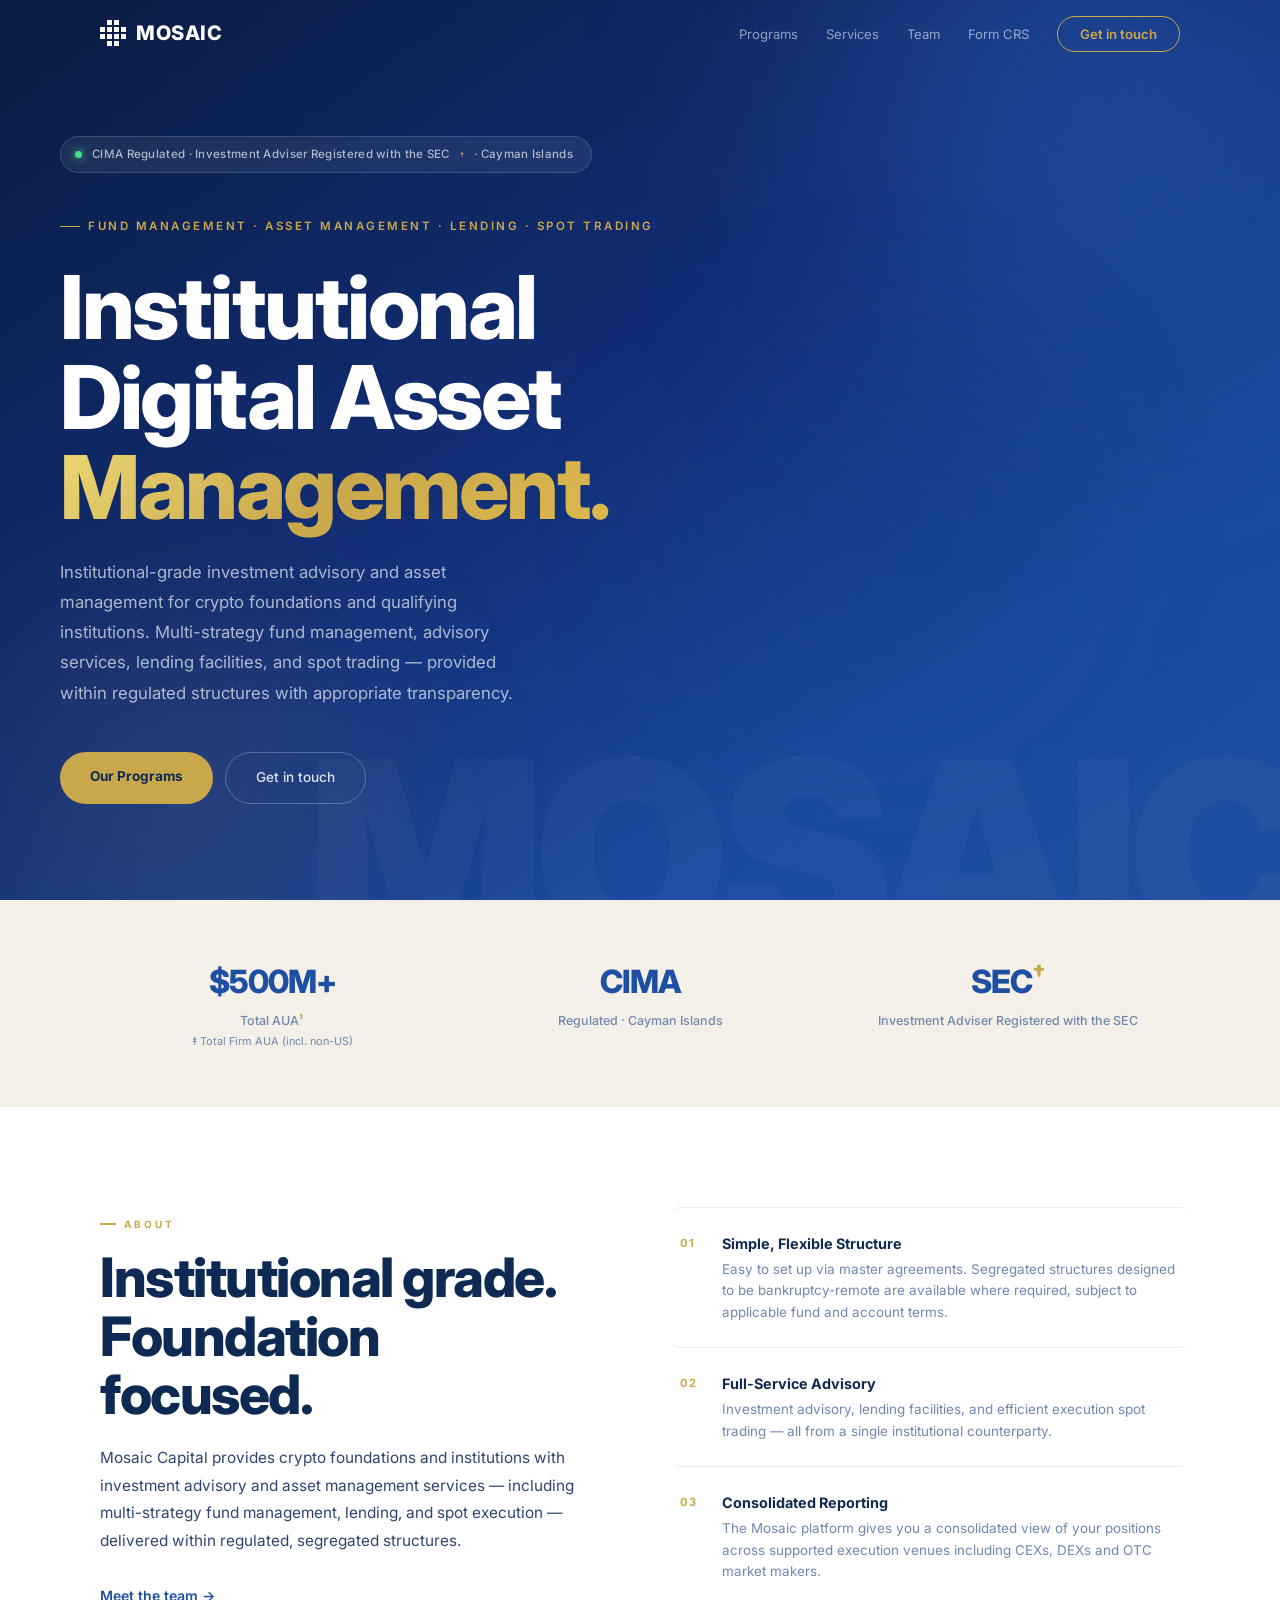
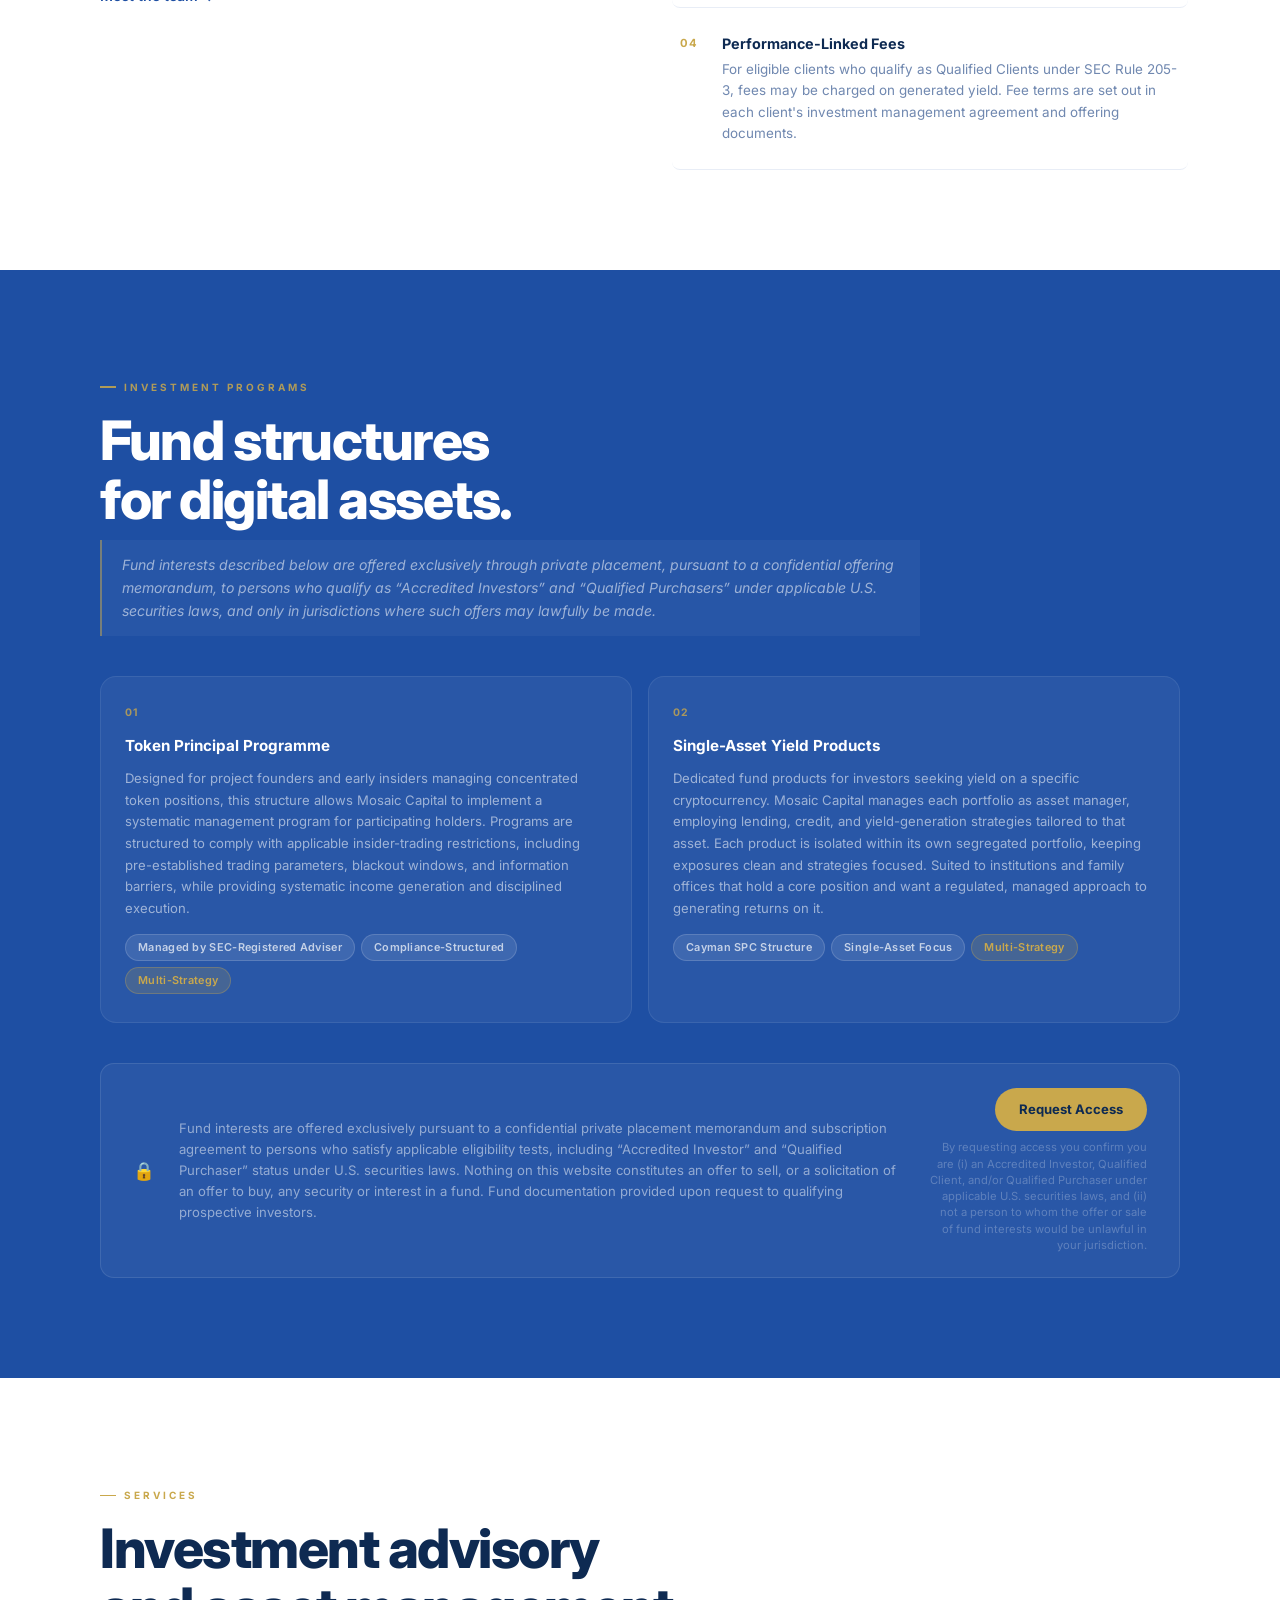
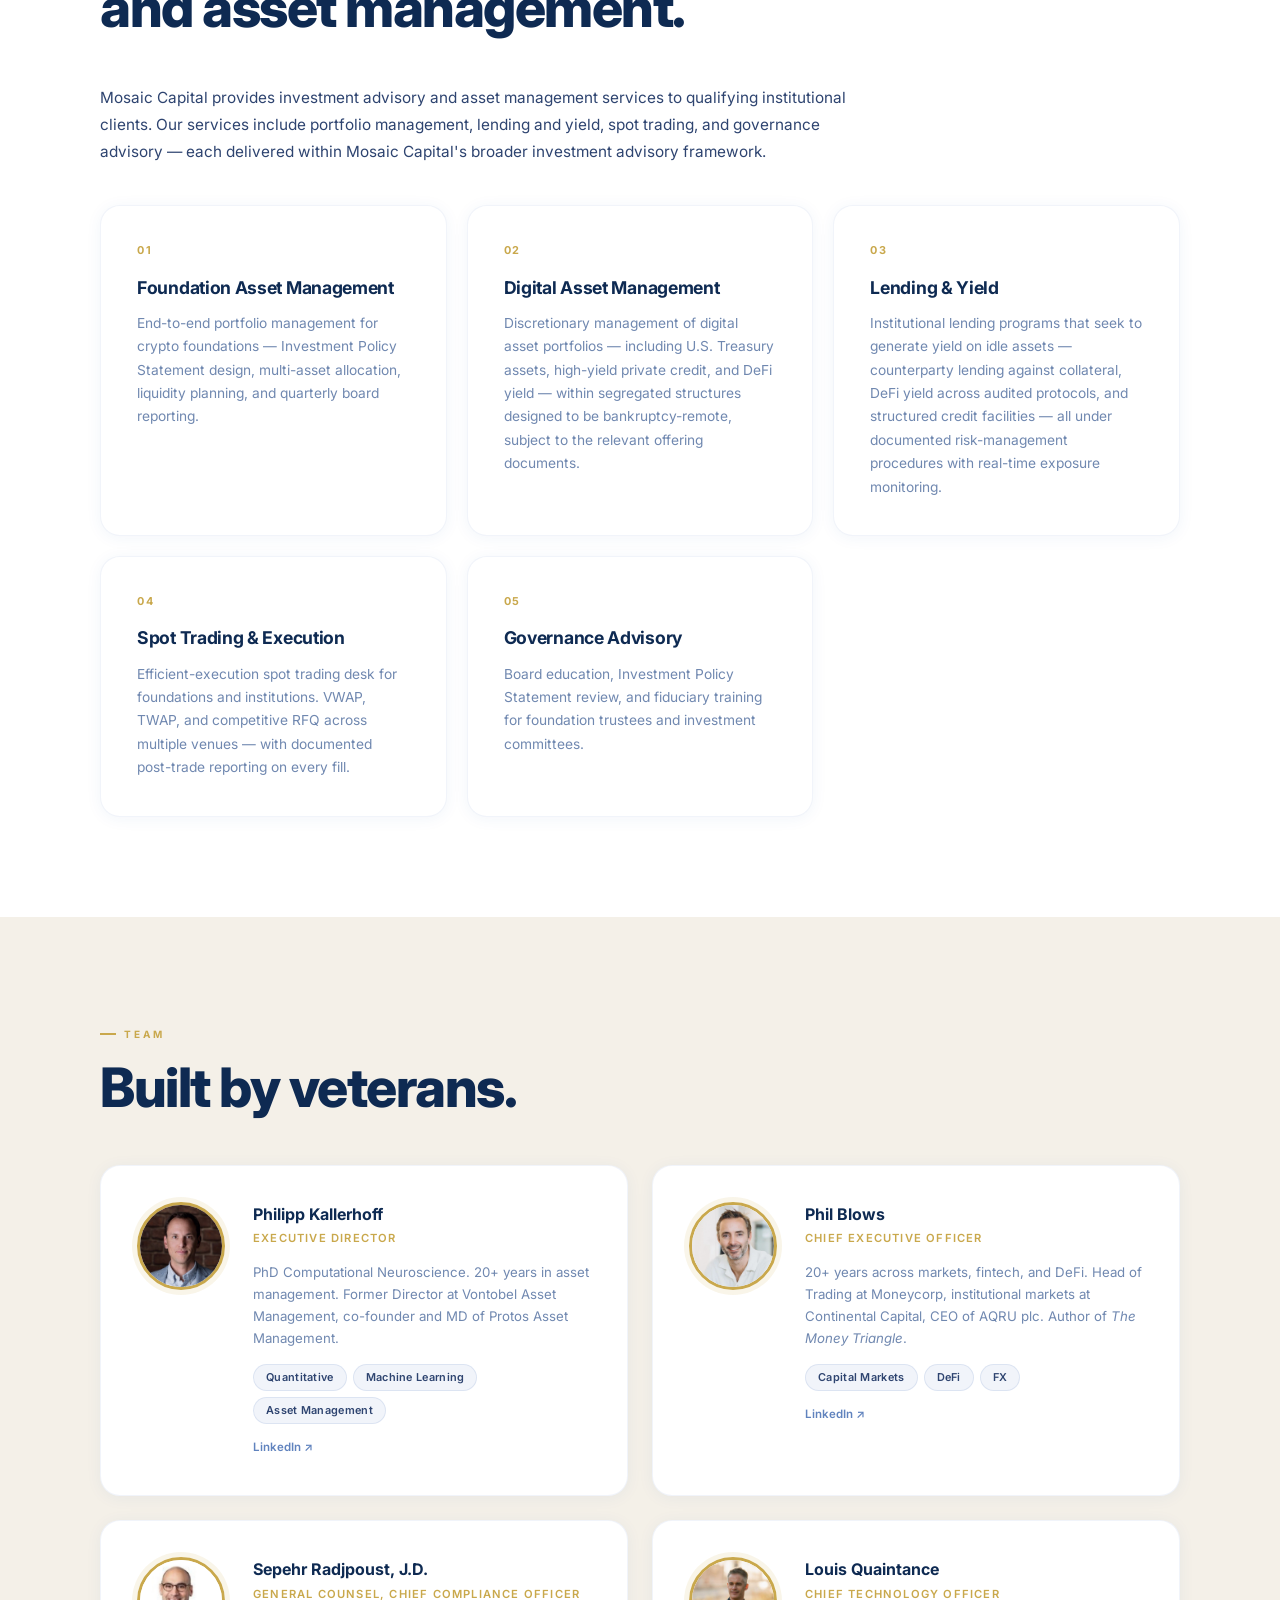
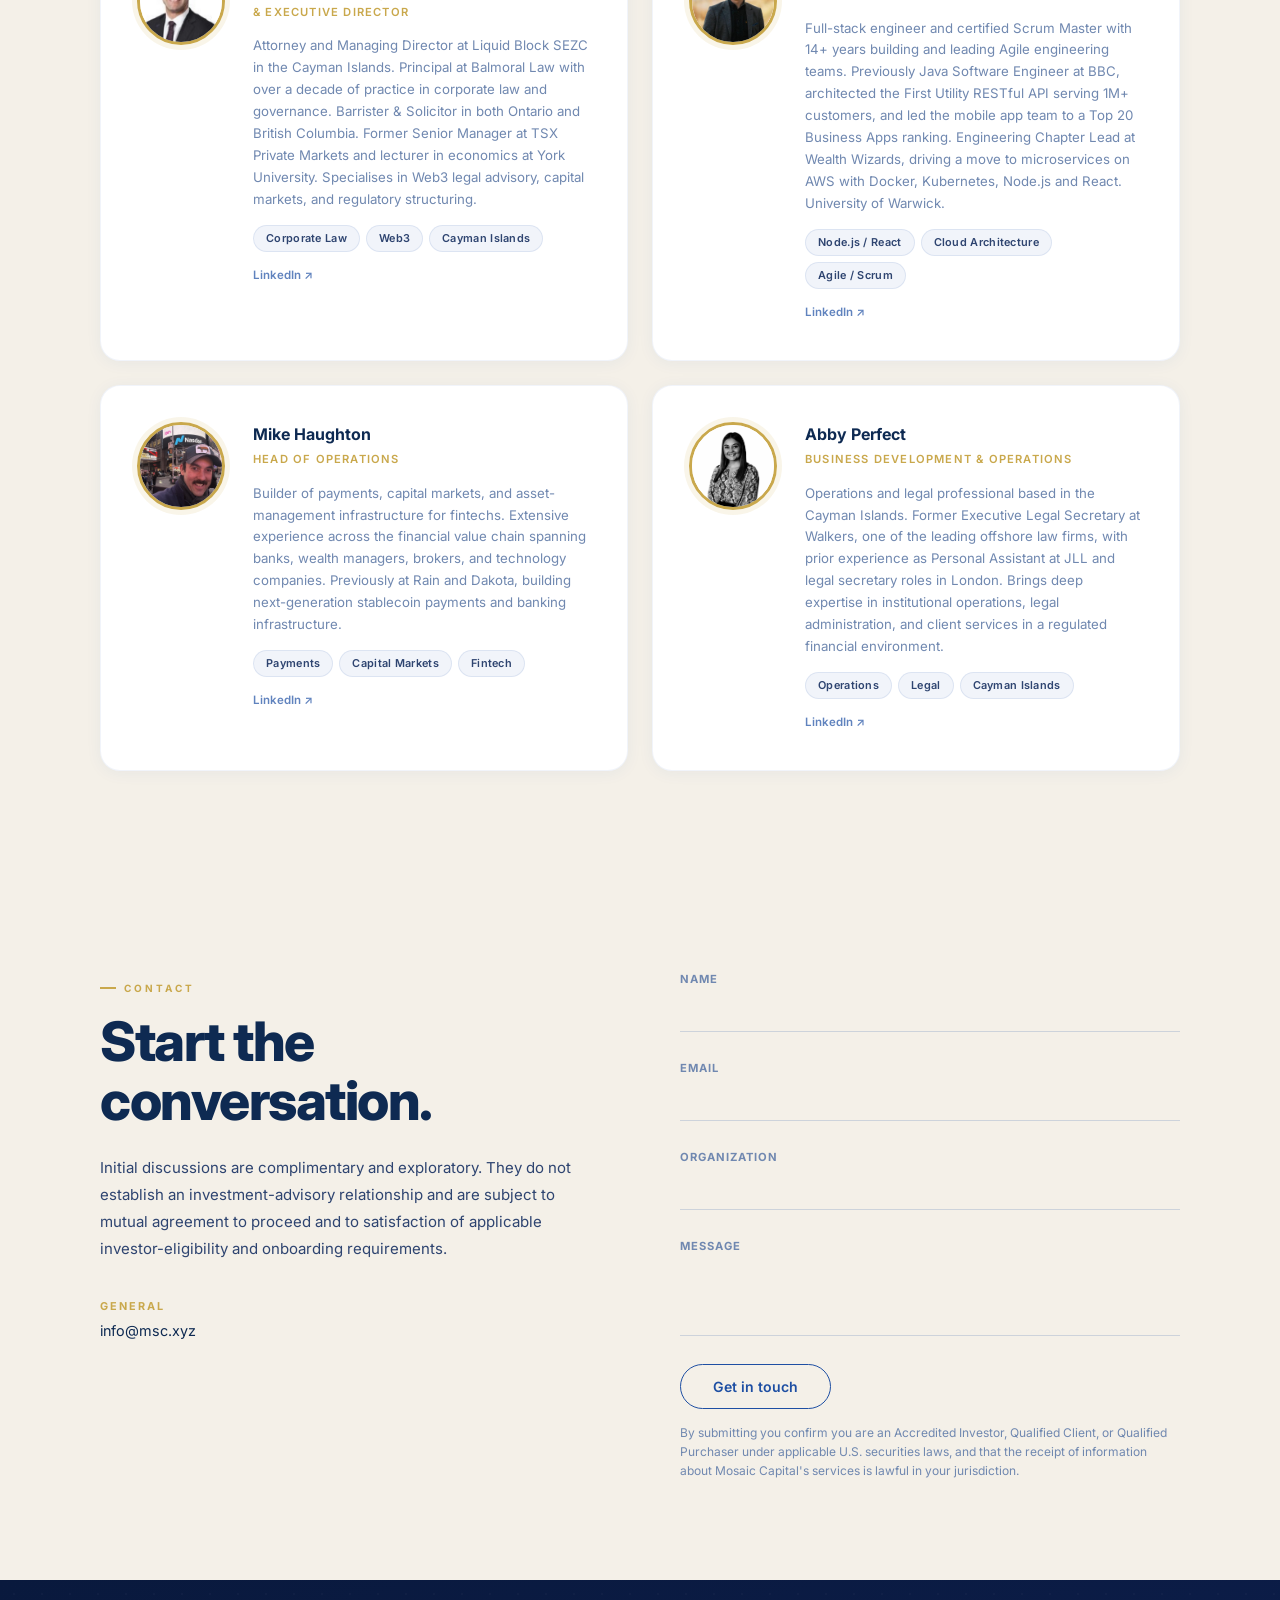
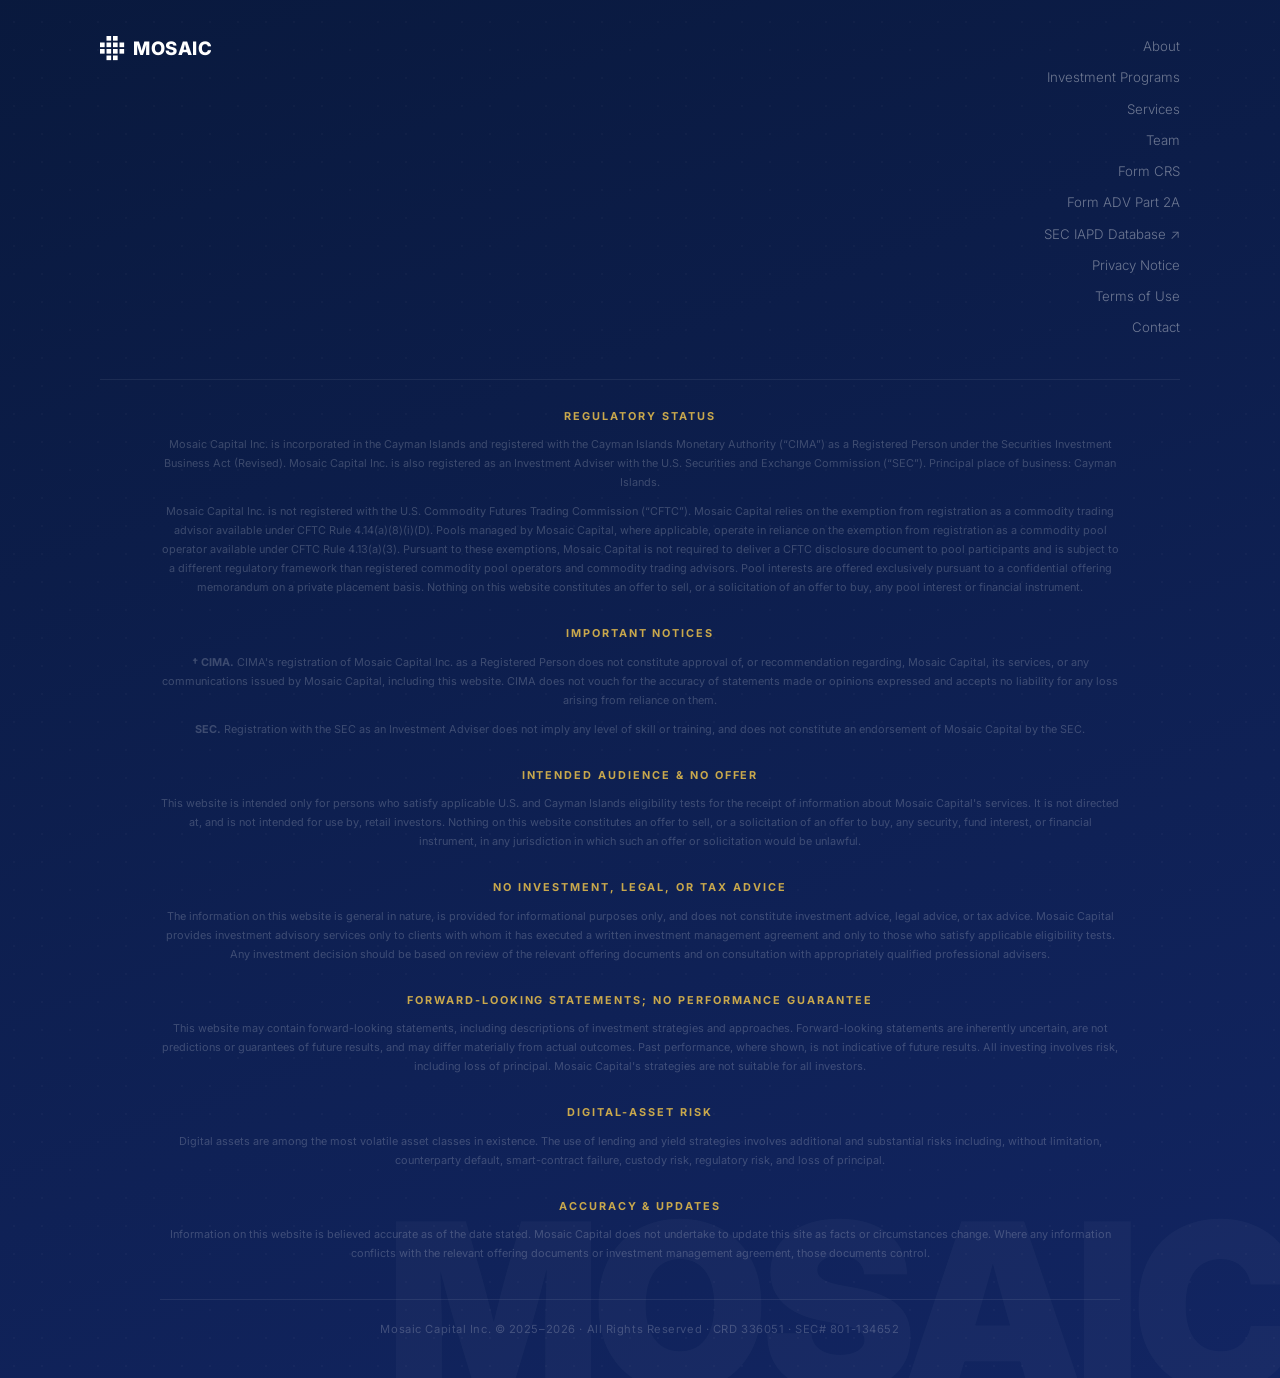
<file: index.html>
<!DOCTYPE html>
<html lang="en">
<head>
  <meta charset="UTF-8" />
  <meta name="viewport" content="width=device-width, initial-scale=1.0" />
  <title>Mosaic Capital — msc.xyz</title>
  <meta name="description" content="Mosaic Capital provides institutional investment advisory and asset management for crypto foundations and qualifying institutions — within regulated structures." />
  <link rel="canonical" href="https://www.msc.xyz/" />
  <link rel="icon" type="image/svg+xml" href="favicon.svg" />
  <link rel="stylesheet" href="styles.css" />
  <link rel="preconnect" href="https://fonts.googleapis.com" />
  <link rel="preconnect" href="https://fonts.gstatic.com" crossorigin />
  <link href="https://fonts.googleapis.com/css2?family=Inter:wght@300;400;500;600;700;800;900&display=swap" rel="stylesheet" />

  <!-- Open Graph -->
  <meta property="og:type" content="website" />
  <meta property="og:site_name" content="Mosaic Capital" />
  <meta property="og:title" content="Mosaic Capital — Institutional Digital Asset Management" />
  <meta property="og:description" content="Institutional-grade investment advisory and asset management for crypto foundations and qualifying institutions." />
  <meta property="og:url" content="https://www.msc.xyz/" />
  <meta property="og:image" content="https://www.msc.xyz/og-image.png" />
  <meta property="og:image:width" content="1200" />
  <meta property="og:image:height" content="630" />
  <meta name="twitter:card" content="summary_large_image" />
  <meta name="twitter:title" content="Mosaic Capital — Institutional Digital Asset Management" />
  <meta name="twitter:description" content="Institutional-grade investment advisory and asset management for crypto foundations and qualifying institutions." />
  <meta name="twitter:image" content="https://www.msc.xyz/og-image.png" />

  <!-- JSON-LD: Organization -->
  <script type="application/ld+json">
  {
    "@context": "https://schema.org",
    "@type": "FinancialService",
    "name": "Mosaic Capital Inc.",
    "url": "https://www.msc.xyz/",
    "logo": "https://www.msc.xyz/favicon.svg",
    "email": "info@msc.xyz",
    "description": "Institutional digital asset management, advisory, lending, and spot trading for crypto foundations and qualifying institutions.",
    "address": { "@type": "PostalAddress", "addressCountry": "KY", "addressLocality": "Cayman Islands" },
    "sameAs": ["https://adviserinfo.sec.gov/firm/summary/336051"]
  }
  </script>
</head>
<body>

  <!-- NAV -->
  <nav id="navbar">
    <div class="nav-inner">
      <a href="#" class="logo">
        <svg class="logo-svg" viewBox="0 0 178 28" fill="none" xmlns="http://www.w3.org/2000/svg" aria-label="Mosaic Capital">
          <rect x="7"  y="0"  width="5" height="5" fill="white"/>
          <rect x="14" y="0"  width="5" height="5" fill="white"/>
          <rect x="0"  y="7"  width="5" height="5" fill="white"/>
          <rect x="7"  y="7"  width="5" height="5" fill="white"/>
          <rect x="14" y="7"  width="5" height="5" fill="white"/>
          <rect x="21" y="7"  width="5" height="5" fill="white"/>
          <rect x="0"  y="14" width="5" height="5" fill="white"/>
          <rect x="7"  y="14" width="5" height="5" fill="white"/>
          <rect x="14" y="14" width="5" height="5" fill="white"/>
          <rect x="21" y="14" width="5" height="5" fill="white"/>
          <rect x="7"  y="21" width="5" height="5" fill="white"/>
          <rect x="14" y="21" width="5" height="5" fill="white"/>
          <text x="36" y="20" font-family="'Inter',-apple-system,sans-serif" font-size="20" font-weight="800" fill="white" letter-spacing="0.5">MOSAIC</text>
        </svg>
      </a>
      <ul class="nav-links">
        <li><a href="#programs">Programs</a></li>
        <li><a href="#services">Services</a></li>
        <li><a href="#team">Team</a></li>
        <li><a href="form-crs.pdf" target="_blank" rel="noopener noreferrer">Form CRS</a></li>
        <li><a href="#contact" class="nav-cta">Get in touch</a></li>
      </ul>
      <button class="hamburger" id="hamburger" aria-label="Menu">
        <span></span><span></span><span></span>
      </button>
    </div>
  </nav>

  <!-- HERO -->
  <section id="hero">
    <div class="hero-bg">
      <div class="orb orb-1"></div>
      <div class="orb orb-2"></div>
      <div class="orb orb-3"></div>
    </div>
    <div class="hero-inner">
      <div class="hero-badge">
        <span class="badge-dot"></span>
        CIMA Regulated · Investment Adviser Registered with the SEC<span class="fn-sup">†</span> · Cayman Islands
      </div>
      <div class="hero-text">
        <span class="eyebrow">Fund Management · Asset Management · Lending · Spot Trading</span>
        <h1>Institutional Digital Asset<br/><span class="hero-accent">Management.</span></h1>
        <p>Institutional-grade investment advisory and asset management for crypto foundations and qualifying institutions. Multi-strategy fund management, advisory services, lending facilities, and spot trading — provided within regulated structures with appropriate transparency.</p>
        <div class="hero-actions">
          <a href="#programs" class="btn-fill">Our Programs</a>
          <a href="#contact" class="btn-line">Get in touch</a>
        </div>
      </div>
    </div>
  </section>

  <!-- PROGRAM METRICS -->
  <section id="metrics" class="section s-cream" style="padding:56px 0">
    <div class="container">
      <div style="display:grid;grid-template-columns:repeat(3,1fr);gap:24px;text-align:center" class="metrics-grid">
        <div>
          <div style="font-size:2rem;font-weight:800;color:var(--blue);letter-spacing:-1px">$500M+</div>
          <div style="font-size:0.78rem;color:var(--muted);margin-top:4px;font-weight:500">Total AUA<span class="fn-sup" style="color:var(--gold)">‡</span></div>
          <div style="font-size:0.68rem;color:var(--muted);margin-top:2px;font-weight:400">‡ Total Firm AUA (incl. non-US)</div>
        </div>
        <div>
          <div style="font-size:2rem;font-weight:800;color:var(--blue);letter-spacing:-1px">CIMA</div>
          <div style="font-size:0.78rem;color:var(--muted);margin-top:4px;font-weight:500">Regulated · Cayman Islands</div>
        </div>
        <div>
          <div style="font-size:2rem;font-weight:800;color:var(--blue);letter-spacing:-1px">SEC<span class="fn-sup" style="color:var(--gold)">†</span></div>
          <div style="font-size:0.78rem;color:var(--muted);margin-top:4px;font-weight:500">Investment Adviser Registered with the SEC</div>
        </div>
      </div>
    </div>
  </section>

  <!-- ABOUT -->
  <section id="about" class="section s-white">
    <div class="container">
      <div class="about-layout">
        <div class="about-left">
          <span class="label">About</span>
          <h2>Institutional grade.<br/>Foundation focused.</h2>
          <p>Mosaic Capital provides crypto foundations and institutions with investment advisory and asset management services — including multi-strategy fund management, lending, and spot execution — delivered within regulated, segregated structures.</p>
          <a href="#team" class="text-link">Meet the team →</a>
        </div>
        <div class="about-right">
          <div class="pillar">
            <span class="pillar-n">01</span>
            <div>
              <strong>Simple, Flexible Structure</strong>
              <p>Easy to set up via master agreements. Segregated structures designed to be bankruptcy-remote are available where required, subject to applicable fund and account terms.</p>
            </div>
          </div>
          <div class="pillar">
            <span class="pillar-n">02</span>
            <div>
              <strong>Full-Service Advisory</strong>
              <p>Investment advisory, lending facilities, and efficient execution spot trading — all from a single institutional counterparty.</p>
            </div>
          </div>
          <div class="pillar">
            <span class="pillar-n">03</span>
            <div>
              <strong>Consolidated Reporting</strong>
              <p>The Mosaic platform gives you a consolidated view of your positions across supported execution venues including CEXs, DEXs and OTC market makers.</p>
            </div>
          </div>
          <div class="pillar">
            <span class="pillar-n">04</span>
            <div>
              <strong>Performance-Linked Fees</strong>
              <p>For eligible clients who qualify as Qualified Clients under SEC Rule 205-3, fees may be charged on generated yield. Fee terms are set out in each client's investment management agreement and offering documents.</p>
            </div>
          </div>
        </div>
      </div>
    </div>
  </section>

  <!-- FUND STRUCTURES -->
  <section id="programs" class="section s-blue">
    <div class="container">
      <span class="label light">Investment Programs</span>
      <h2 class="light">Fund structures<br/>for digital assets.</h2>
      <p class="eligibility-strip">
        Fund interests described below are offered exclusively through private placement, pursuant to a confidential offering memorandum, to persons who qualify as &ldquo;Accredited Investors&rdquo; and &ldquo;Qualified Purchasers&rdquo; under applicable U.S. securities laws, and only in jurisdictions where such offers may lawfully be made.
      </p>
      <div class="strat-grid" style="margin-top:40px;grid-template-columns:repeat(2,1fr)">
        <div class="strat-card">
          <span class="strat-n">01</span>
          <h4>Token Principal Programme</h4>
          <p>Designed for project founders and early insiders managing concentrated token positions, this structure allows Mosaic Capital to implement a systematic management program for participating holders. Programs are structured to comply with applicable insider-trading restrictions, including pre-established trading parameters, blackout windows, and information barriers, while providing systematic income generation and disciplined execution.</p>
          <div class="tags"><span>Managed by SEC-Registered Adviser</span><span>Compliance-Structured</span><span class="tag accent">Multi-Strategy</span></div>
        </div>
        <div class="strat-card">
          <span class="strat-n">02</span>
          <h4>Single-Asset Yield Products</h4>
          <p>Dedicated fund products for investors seeking yield on a specific cryptocurrency. Mosaic Capital manages each portfolio as asset manager, employing lending, credit, and yield-generation strategies tailored to that asset. Each product is isolated within its own segregated portfolio, keeping exposures clean and strategies focused. Suited to institutions and family offices that hold a core position and want a regulated, managed approach to generating returns on it.</p>
          <div class="tags"><span>Cayman SPC Structure</span><span>Single-Asset Focus</span><span class="tag accent">Multi-Strategy</span></div>
        </div>
      </div>
      <div style="margin-top:40px;padding:24px 32px;background:rgba(255,255,255,0.05);border:1px solid rgba(255,255,255,0.1);border-radius:14px;display:flex;align-items:center;gap:24px;flex-wrap:wrap">
        <span style="font-size:1.1rem;flex-shrink:0">🔒</span>
        <p style="flex:1;min-width:200px;font-size:0.82rem;color:rgba(255,255,255,0.5);line-height:1.6;margin:0">Fund interests are offered exclusively pursuant to a confidential private placement memorandum and subscription agreement to persons who satisfy applicable eligibility tests, including &ldquo;Accredited Investor&rdquo; and &ldquo;Qualified Purchaser&rdquo; status under U.S. securities laws. Nothing on this website constitutes an offer to sell, or a solicitation of an offer to buy, any security or interest in a fund. Fund documentation provided upon request to qualifying prospective investors.</p>
        <div style="display:flex;flex-direction:column;align-items:flex-end;gap:8px;flex-shrink:0">
          <a href="#contact" class="btn-fill-sm">Request Access</a>
          <span style="font-size:0.7rem;color:rgba(255,255,255,0.25);max-width:220px;text-align:right;line-height:1.45">By requesting access you confirm you are (i) an Accredited Investor, Qualified Client, and/or Qualified Purchaser under applicable U.S. securities laws, and (ii) not a person to whom the offer or sale of fund interests would be unlawful in your jurisdiction.</span>
        </div>
      </div>
    </div>
  </section>

  <!-- SERVICES -->
  <section id="services" class="section s-white">
    <div class="container">
      <span class="label">Services</span>
      <h2>Investment advisory<br/>and asset management.</h2>
      <p class="section-lead">
        Mosaic Capital provides investment advisory and asset management services to qualifying institutional clients. Our services include portfolio management, lending and yield, spot trading, and governance advisory — each delivered within Mosaic Capital's broader investment advisory framework.
      </p>
      <div class="services-grid services-grid-3">
        <div class="svc-card">
          <span class="svc-num">01</span>
          <h3>Foundation Asset Management</h3>
          <p>End-to-end portfolio management for crypto foundations — Investment Policy Statement design, multi-asset allocation, liquidity planning, and quarterly board reporting.</p>
        </div>
        <div class="svc-card">
          <span class="svc-num">02</span>
          <h3>Digital Asset Management</h3>
          <p>Discretionary management of digital asset portfolios — including U.S. Treasury assets, high-yield private credit, and DeFi yield — within segregated structures designed to be bankruptcy-remote, subject to the relevant offering documents.</p>
        </div>
        <div class="svc-card">
          <span class="svc-num">03</span>
          <h3>Lending &amp; Yield</h3>
          <p>Institutional lending programs that seek to generate yield on idle assets — counterparty lending against collateral, DeFi yield across audited protocols, and structured credit facilities — all under documented risk-management procedures with real-time exposure monitoring.</p>
        </div>
        <div class="svc-card">
          <span class="svc-num">04</span>
          <h3>Spot Trading &amp; Execution</h3>
          <p>Efficient-execution spot trading desk for foundations and institutions. VWAP, TWAP, and competitive RFQ across multiple venues — with documented post-trade reporting on every fill.</p>
        </div>
        <div class="svc-card">
          <span class="svc-num">05</span>
          <h3>Governance Advisory</h3>
          <p>Board education, Investment Policy Statement review, and fiduciary training for foundation trustees and investment committees.</p>
        </div>
      </div>
    </div>
  </section>


  <!-- TEAM -->
  <section id="team" class="section s-cream">
    <div class="container">
      <span class="label">Team</span>
      <h2>Built by veterans.</h2>
      <div class="team-grid">
        <div class="team-card">
          <div class="team-photo-wrap">
            <img src="pk.jpg" alt="Philipp Kallerhoff" class="team-photo" loading="lazy" decoding="async" />
            <div class="team-avatar-fallback" style="display:none">PK</div>
          </div>
          <div class="team-body">
            <h4>Philipp Kallerhoff</h4>
            <span class="team-role">Executive Director</span>
            <p>PhD Computational Neuroscience. 20+ years in asset management. Former Director at Vontobel Asset Management, co-founder and MD of Protos Asset Management.</p>
            <div class="tags">
              <span>Quantitative</span><span>Machine Learning</span><span>Asset Management</span>
            </div>
            <a href="https://www.linkedin.com/in/philipp-kallerhoff-50a96b12/" class="team-linkedin" target="_blank" rel="noopener noreferrer">LinkedIn ↗</a>
          </div>
        </div>
        <div class="team-card">
          <div class="team-photo-wrap">
            <img src="pb.jpg" alt="Phil Blows" class="team-photo" loading="lazy" decoding="async" />
            <div class="team-avatar-fallback" style="display:none">PB</div>
          </div>
          <div class="team-body">
            <h4>Phil Blows</h4>
            <span class="team-role">Chief Executive Officer</span>
            <p>20+ years across markets, fintech, and DeFi. Head of Trading at Moneycorp, institutional markets at Continental Capital, CEO of AQRU plc. Author of <em>The Money Triangle</em>.</p>
            <div class="tags">
              <span>Capital Markets</span><span>DeFi</span><span>FX</span>
            </div>
            <a href="https://www.linkedin.com/in/philipblows/" class="team-linkedin" target="_blank" rel="noopener noreferrer">LinkedIn ↗</a>
          </div>
        </div>
        <div class="team-card">
          <div class="team-photo-wrap">
            <img src="sr.jpg" alt="Sepehr Radjpoust" class="team-photo" loading="lazy" decoding="async" />
            <div class="team-avatar-fallback" style="display:none">SR</div>
          </div>
          <div class="team-body">
            <h4>Sepehr Radjpoust, J.D.</h4>
            <span class="team-role">General Counsel, Chief Compliance Officer &amp; Executive Director</span>
            <p>Attorney and Managing Director at Liquid Block SEZC in the Cayman Islands. Principal at Balmoral Law with over a decade of practice in corporate law and governance. Barrister &amp; Solicitor in both Ontario and British Columbia. Former Senior Manager at TSX Private Markets and lecturer in economics at York University. Specialises in Web3 legal advisory, capital markets, and regulatory structuring.</p>
            <div class="tags">
              <span>Corporate Law</span><span>Web3</span><span>Cayman Islands</span>
            </div>
            <a href="https://www.linkedin.com/in/sradj/" class="team-linkedin" target="_blank" rel="noopener noreferrer">LinkedIn ↗</a>
          </div>
        </div>
        <div class="team-card">
          <div class="team-photo-wrap">
            <img src="lq.jpg" alt="Louis Quaintance" class="team-photo" loading="lazy" decoding="async" />
            <div class="team-avatar-fallback" style="display:none">LQ</div>
          </div>
          <div class="team-body">
            <h4>Louis Quaintance</h4>
            <span class="team-role">Chief Technology Officer</span>
            <p>Full-stack engineer and certified Scrum Master with 14+ years building and leading Agile engineering teams. Previously Java Software Engineer at BBC, architected the First Utility RESTful API serving 1M+ customers, and led the mobile app team to a Top 20 Business Apps ranking. Engineering Chapter Lead at Wealth Wizards, driving a move to microservices on AWS with Docker, Kubernetes, Node.js and React. University of Warwick.</p>
            <div class="tags">
              <span>Node.js / React</span><span>Cloud Architecture</span><span>Agile / Scrum</span>
            </div>
            <a href="https://www.linkedin.com/in/louis-quaintance-4a7746139/" class="team-linkedin" target="_blank" rel="noopener noreferrer">LinkedIn ↗</a>
          </div>
        </div>
        <div class="team-card">
          <div class="team-photo-wrap">
            <img src="mh.jpg" alt="Mike Haughton" class="team-photo" loading="lazy" decoding="async" />
            <div class="team-avatar-fallback" style="display:none">MH</div>
          </div>
          <div class="team-body">
            <h4>Mike Haughton</h4>
            <span class="team-role">Head of Operations</span>
            <p>Builder of payments, capital markets, and asset-management infrastructure for fintechs. Extensive experience across the financial value chain spanning banks, wealth managers, brokers, and technology companies. Previously at Rain and Dakota, building next-generation stablecoin payments and banking infrastructure.</p>
            <div class="tags">
              <span>Payments</span><span>Capital Markets</span><span>Fintech</span>
            </div>
            <a href="https://www.linkedin.com/in/mike-haughton-6ba395156/" class="team-linkedin" target="_blank" rel="noopener noreferrer">LinkedIn ↗</a>
          </div>
        </div>
        <div class="team-card">
          <div class="team-photo-wrap">
            <img src="ap.jpg" alt="Abby Perfect" class="team-photo" loading="lazy" decoding="async" />
            <div class="team-avatar-fallback" style="display:none">AP</div>
          </div>
          <div class="team-body">
            <h4>Abby Perfect</h4>
            <span class="team-role">Business Development &amp; Operations</span>
            <p>Operations and legal professional based in the Cayman Islands. Former Executive Legal Secretary at Walkers, one of the leading offshore law firms, with prior experience as Personal Assistant at JLL and legal secretary roles in London. Brings deep expertise in institutional operations, legal administration, and client services in a regulated financial environment.</p>
            <div class="tags">
              <span>Operations</span><span>Legal</span><span>Cayman Islands</span>
            </div>
            <a href="https://www.linkedin.com/in/abby-perfect-720670a9/" class="team-linkedin" target="_blank" rel="noopener noreferrer">LinkedIn ↗</a>
          </div>
        </div>
      </div>
    </div>
  </section>


  <!-- CONTACT -->
  <section id="contact" class="section s-cream">
    <div class="container">
      <div class="contact-layout">
        <div class="contact-left">
          <span class="label">Contact</span>
          <h2>Start the conversation.</h2>
          <p>Initial discussions are complimentary and exploratory. They do not establish an investment-advisory relationship and are subject to mutual agreement to proceed and to satisfaction of applicable investor-eligibility and onboarding requirements.</p>
          <div class="contact-links">
            <div><strong>General</strong><span>info@msc.xyz</span></div>
          </div>
        </div>
        <form id="contactForm" class="contact-form" action="https://formspree.io/f/xwvanbey" method="POST">
          <div class="field">
            <label>Name</label>
            <input type="text" name="name" required />
          </div>
          <div class="field">
            <label>Email</label>
            <input type="email" name="email" required />
          </div>
          <div class="field">
            <label>Organization</label>
            <input type="text" name="org" />
          </div>
          <div class="field">
            <label>Message</label>
            <textarea name="message" rows="3"></textarea>
          </div>
          <button type="submit" class="btn-submit">Get in touch</button>
          <p class="fine-print">By submitting you confirm you are an Accredited Investor, Qualified Client, or Qualified Purchaser under applicable U.S. securities laws, and that the receipt of information about Mosaic Capital's services is lawful in your jurisdiction.</p>
        </form>
      </div>
    </div>
  </section>

  <!-- FOOTER -->
  <footer>
    <div class="footer-inner">
      <div class="footer-top">
        <div class="footer-brand">
          <svg class="logo-svg" viewBox="0 0 178 28" fill="none" xmlns="http://www.w3.org/2000/svg" aria-label="Mosaic Capital">
            <rect x="7"  y="0"  width="5" height="5" fill="white"/>
            <rect x="14" y="0"  width="5" height="5" fill="white"/>
            <rect x="0"  y="7"  width="5" height="5" fill="white"/>
            <rect x="7"  y="7"  width="5" height="5" fill="white"/>
            <rect x="14" y="7"  width="5" height="5" fill="white"/>
            <rect x="21" y="7"  width="5" height="5" fill="white"/>
            <rect x="0"  y="14" width="5" height="5" fill="white"/>
            <rect x="7"  y="14" width="5" height="5" fill="white"/>
            <rect x="14" y="14" width="5" height="5" fill="white"/>
            <rect x="21" y="14" width="5" height="5" fill="white"/>
            <rect x="7"  y="21" width="5" height="5" fill="white"/>
            <rect x="14" y="21" width="5" height="5" fill="white"/>
            <text x="36" y="20" font-family="'Inter',-apple-system,sans-serif" font-size="20" font-weight="800" fill="white" letter-spacing="0.5">MOSAIC</text>
            </svg>
        </div>
        <nav class="footer-nav">
          <a href="#about">About</a>
          <a href="#programs">Investment Programs</a>
          <a href="#services">Services</a>
          <a href="#team">Team</a>
          <a href="form-crs.pdf" target="_blank" rel="noopener noreferrer">Form CRS</a>
          <a href="form-adv-2a.pdf" target="_blank" rel="noopener noreferrer">Form ADV Part 2A</a>
          <a href="https://adviserinfo.sec.gov/firm/summary/336051" target="_blank" rel="noopener noreferrer">SEC IAPD Database &#8599;</a>
          <a href="privacy.html">Privacy Notice</a>
          <a href="terms.html">Terms of Use</a>
          <a href="#contact">Contact</a>
        </nav>
      </div>
      <div class="footer-bottom">
        <div class="disclosure">
          <h6>Regulatory Status</h6>
          <p>
            Mosaic Capital Inc. is incorporated in the Cayman Islands and registered with the Cayman Islands Monetary Authority (&ldquo;CIMA&rdquo;) as a Registered Person under the Securities Investment Business Act (Revised). Mosaic Capital Inc. is also registered as an Investment Adviser with the U.S. Securities and Exchange Commission (&ldquo;SEC&rdquo;). Principal place of business: Cayman Islands.
          </p>
          <p>
            Mosaic Capital Inc. is not registered with the U.S. Commodity Futures Trading Commission (&ldquo;CFTC&rdquo;). Mosaic Capital relies on the exemption from registration as a commodity trading advisor available under CFTC Rule 4.14(a)(8)(i)(D). Pools managed by Mosaic Capital, where applicable, operate in reliance on the exemption from registration as a commodity pool operator available under CFTC Rule 4.13(a)(3). Pursuant to these exemptions, Mosaic Capital is not required to deliver a CFTC disclosure document to pool participants and is subject to a different regulatory framework than registered commodity pool operators and commodity trading advisors. Pool interests are offered exclusively pursuant to a confidential offering memorandum on a private placement basis. Nothing on this website constitutes an offer to sell, or a solicitation of an offer to buy, any pool interest or financial instrument.
          </p>

          <h6>Important Notices</h6>
          <p>
            <strong>&dagger; CIMA.</strong> CIMA's registration of Mosaic Capital Inc. as a Registered Person does not constitute approval of, or recommendation regarding, Mosaic Capital, its services, or any communications issued by Mosaic Capital, including this website. CIMA does not vouch for the accuracy of statements made or opinions expressed and accepts no liability for any loss arising from reliance on them.
          </p>
          <p>
            <strong>SEC.</strong> Registration with the SEC as an Investment Adviser does not imply any level of skill or training, and does not constitute an endorsement of Mosaic Capital by the SEC.
          </p>

          <h6>Intended Audience &amp; No Offer</h6>
          <p>
            This website is intended only for persons who satisfy applicable U.S. and Cayman Islands eligibility tests for the receipt of information about Mosaic Capital's services. It is not directed at, and is not intended for use by, retail investors. Nothing on this website constitutes an offer to sell, or a solicitation of an offer to buy, any security, fund interest, or financial instrument, in any jurisdiction in which such an offer or solicitation would be unlawful.
          </p>

          <h6>No Investment, Legal, or Tax Advice</h6>
          <p>
            The information on this website is general in nature, is provided for informational purposes only, and does not constitute investment advice, legal advice, or tax advice. Mosaic Capital provides investment advisory services only to clients with whom it has executed a written investment management agreement and only to those who satisfy applicable eligibility tests. Any investment decision should be based on review of the relevant offering documents and on consultation with appropriately qualified professional advisers.
          </p>

          <h6>Forward-Looking Statements; No Performance Guarantee</h6>
          <p>
            This website may contain forward-looking statements, including descriptions of investment strategies and approaches. Forward-looking statements are inherently uncertain, are not predictions or guarantees of future results, and may differ materially from actual outcomes. Past performance, where shown, is not indicative of future results. All investing involves risk, including loss of principal. Mosaic Capital's strategies are not suitable for all investors.
          </p>

          <h6>Digital-Asset Risk</h6>
          <p>
            Digital assets are among the most volatile asset classes in existence. The use of lending and yield strategies involves additional and substantial risks including, without limitation, counterparty default, smart-contract failure, custody risk, regulatory risk, and loss of principal.
          </p>

          <h6>Accuracy &amp; Updates</h6>
          <p>
            Information on this website is believed accurate as of the date stated. Mosaic Capital does not undertake to update this site as facts or circumstances change. Where any information conflicts with the relevant offering documents or investment management agreement, those documents control.
          </p>

          <p class="copyright">Mosaic Capital Inc. &copy; 2025&ndash;2026 &middot; All Rights Reserved &middot; CRD 336051 &middot; SEC# 801-134652</p>
        </div>
      </div>
    </div>
  </footer>

  <script src="script.js"></script>
</body>
</html>
</file>
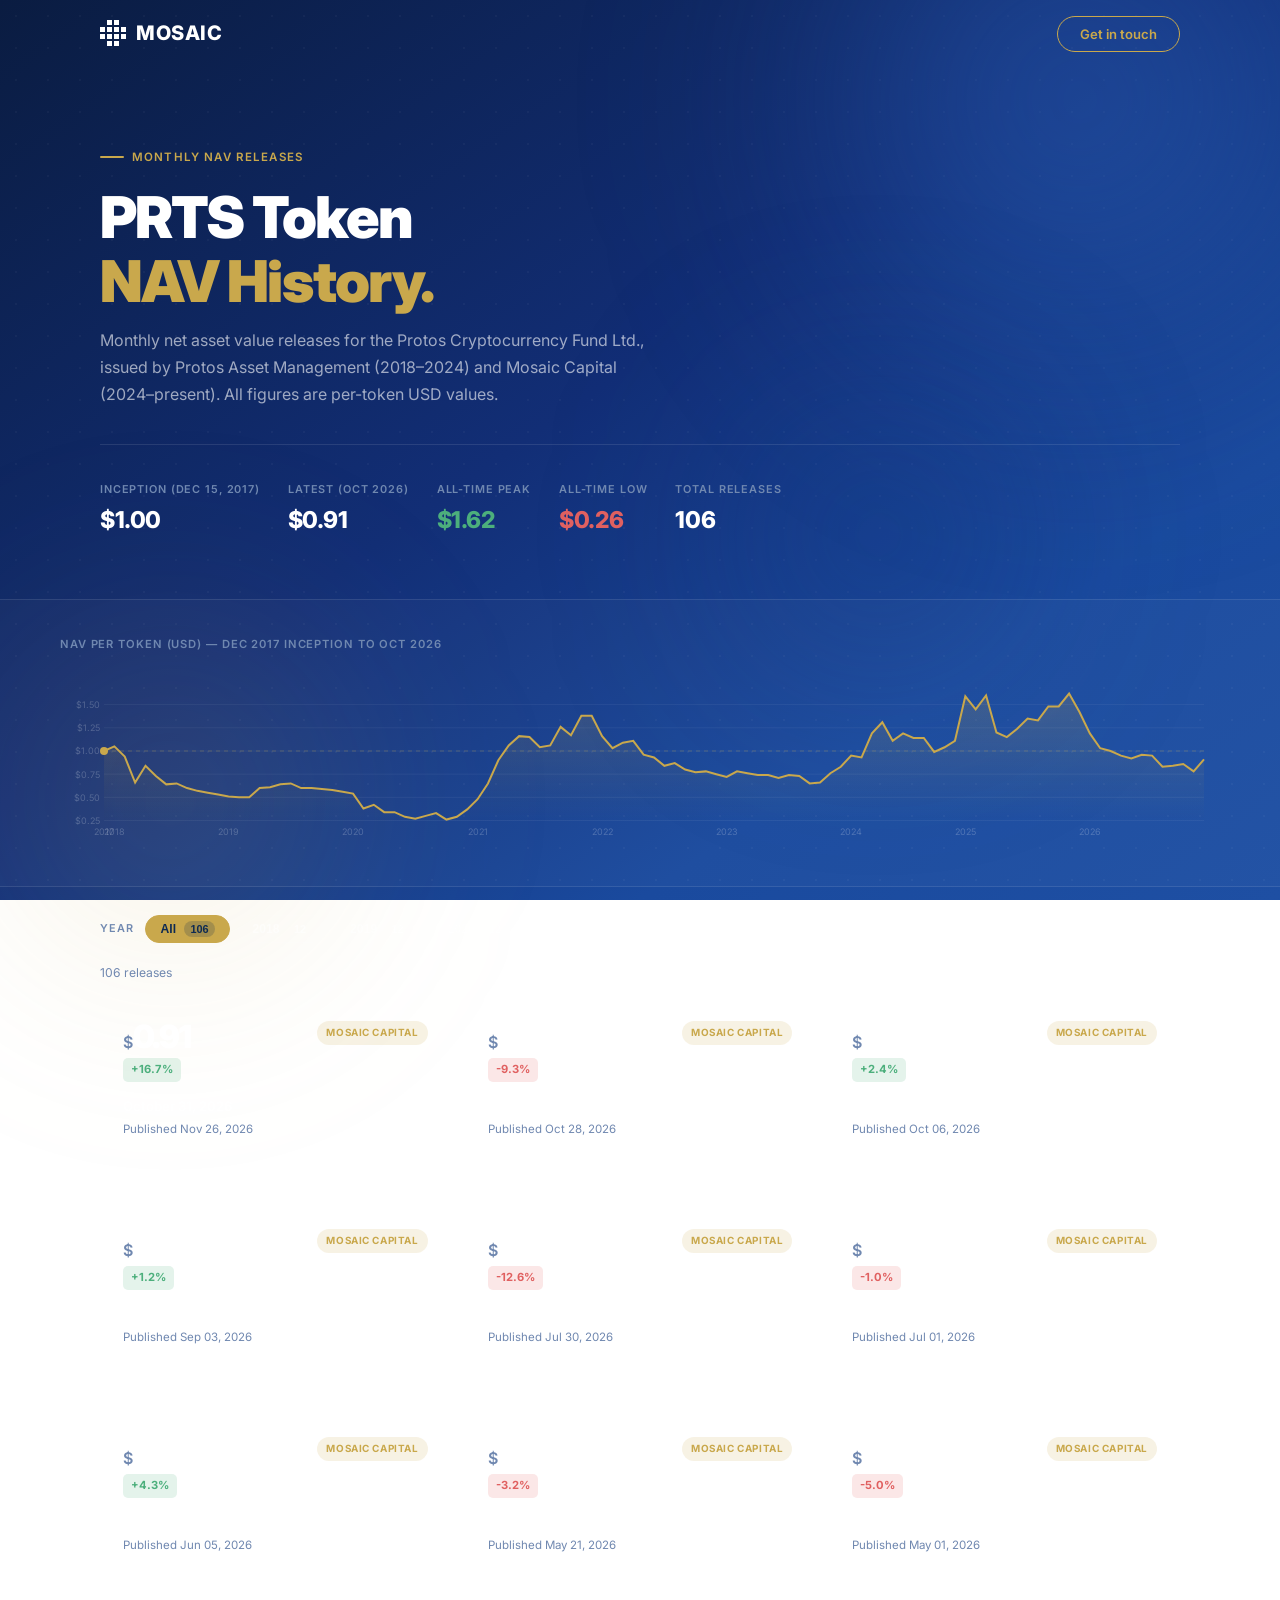
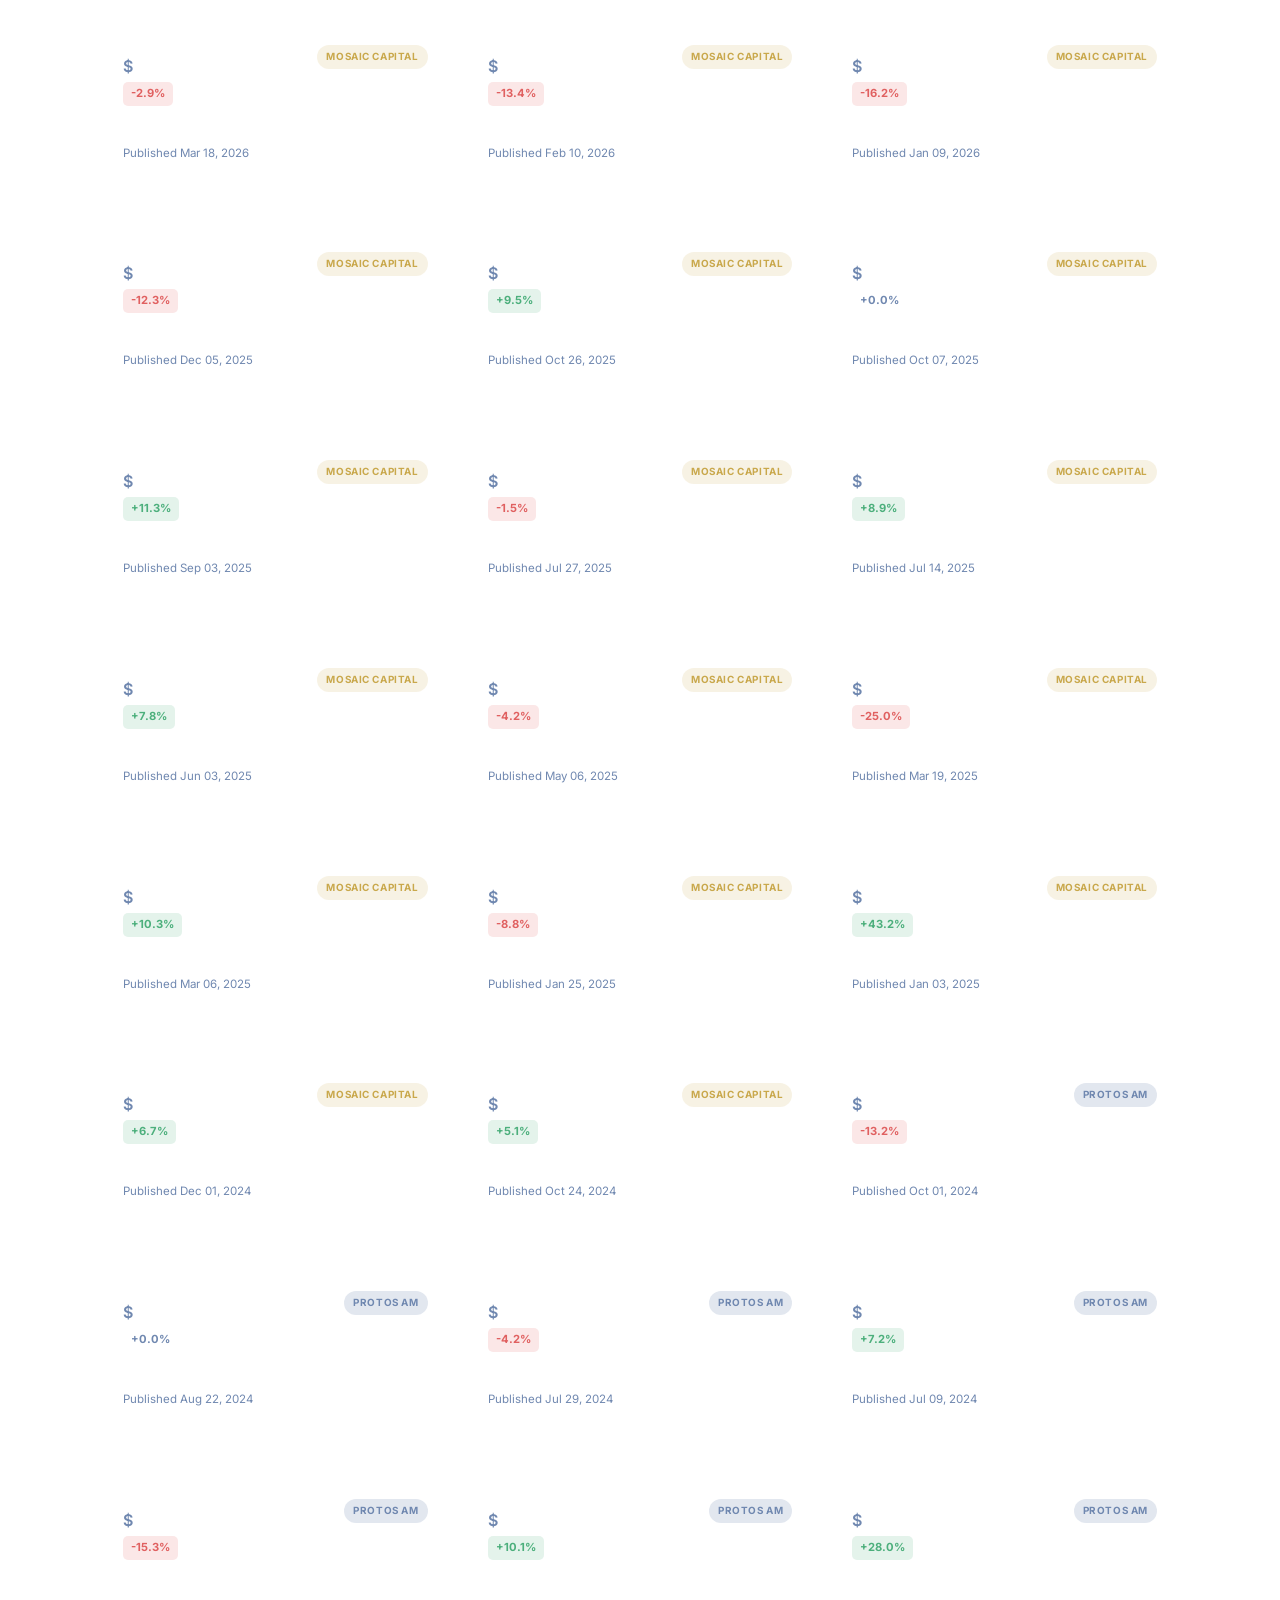
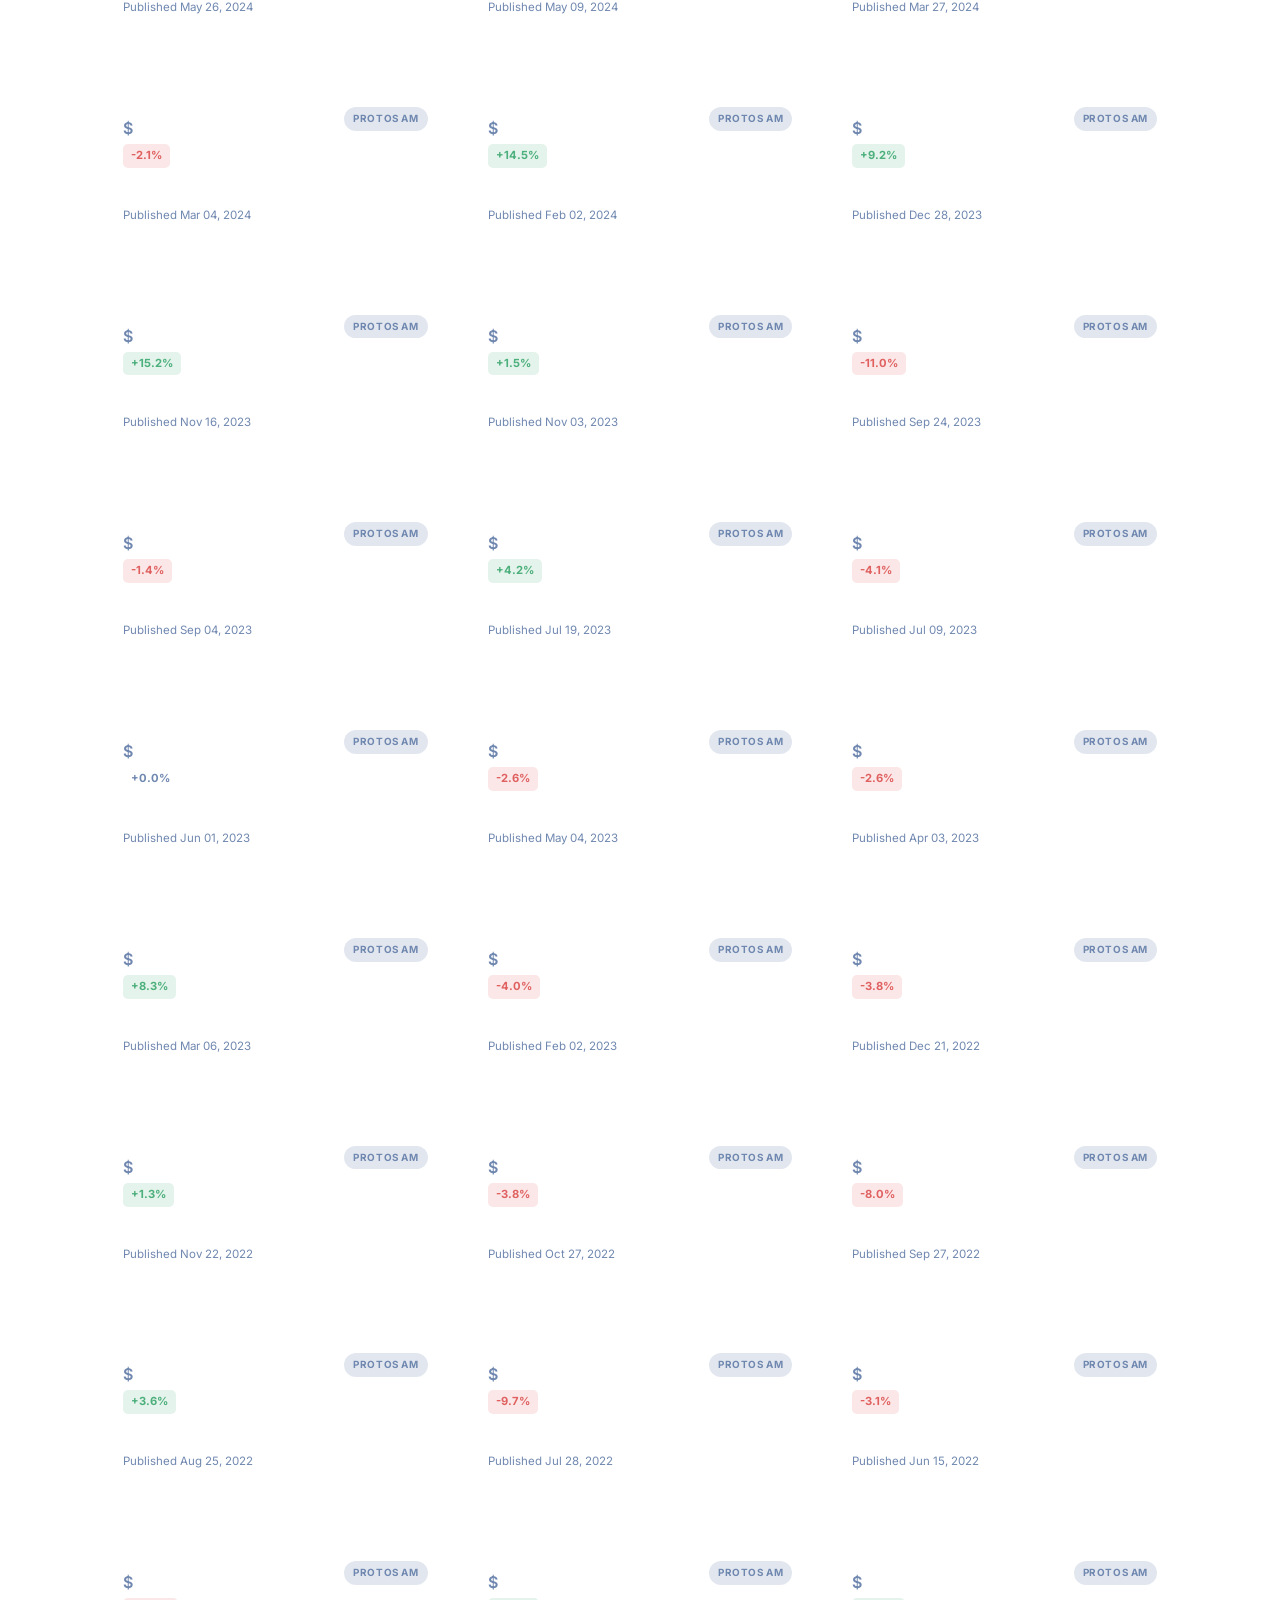
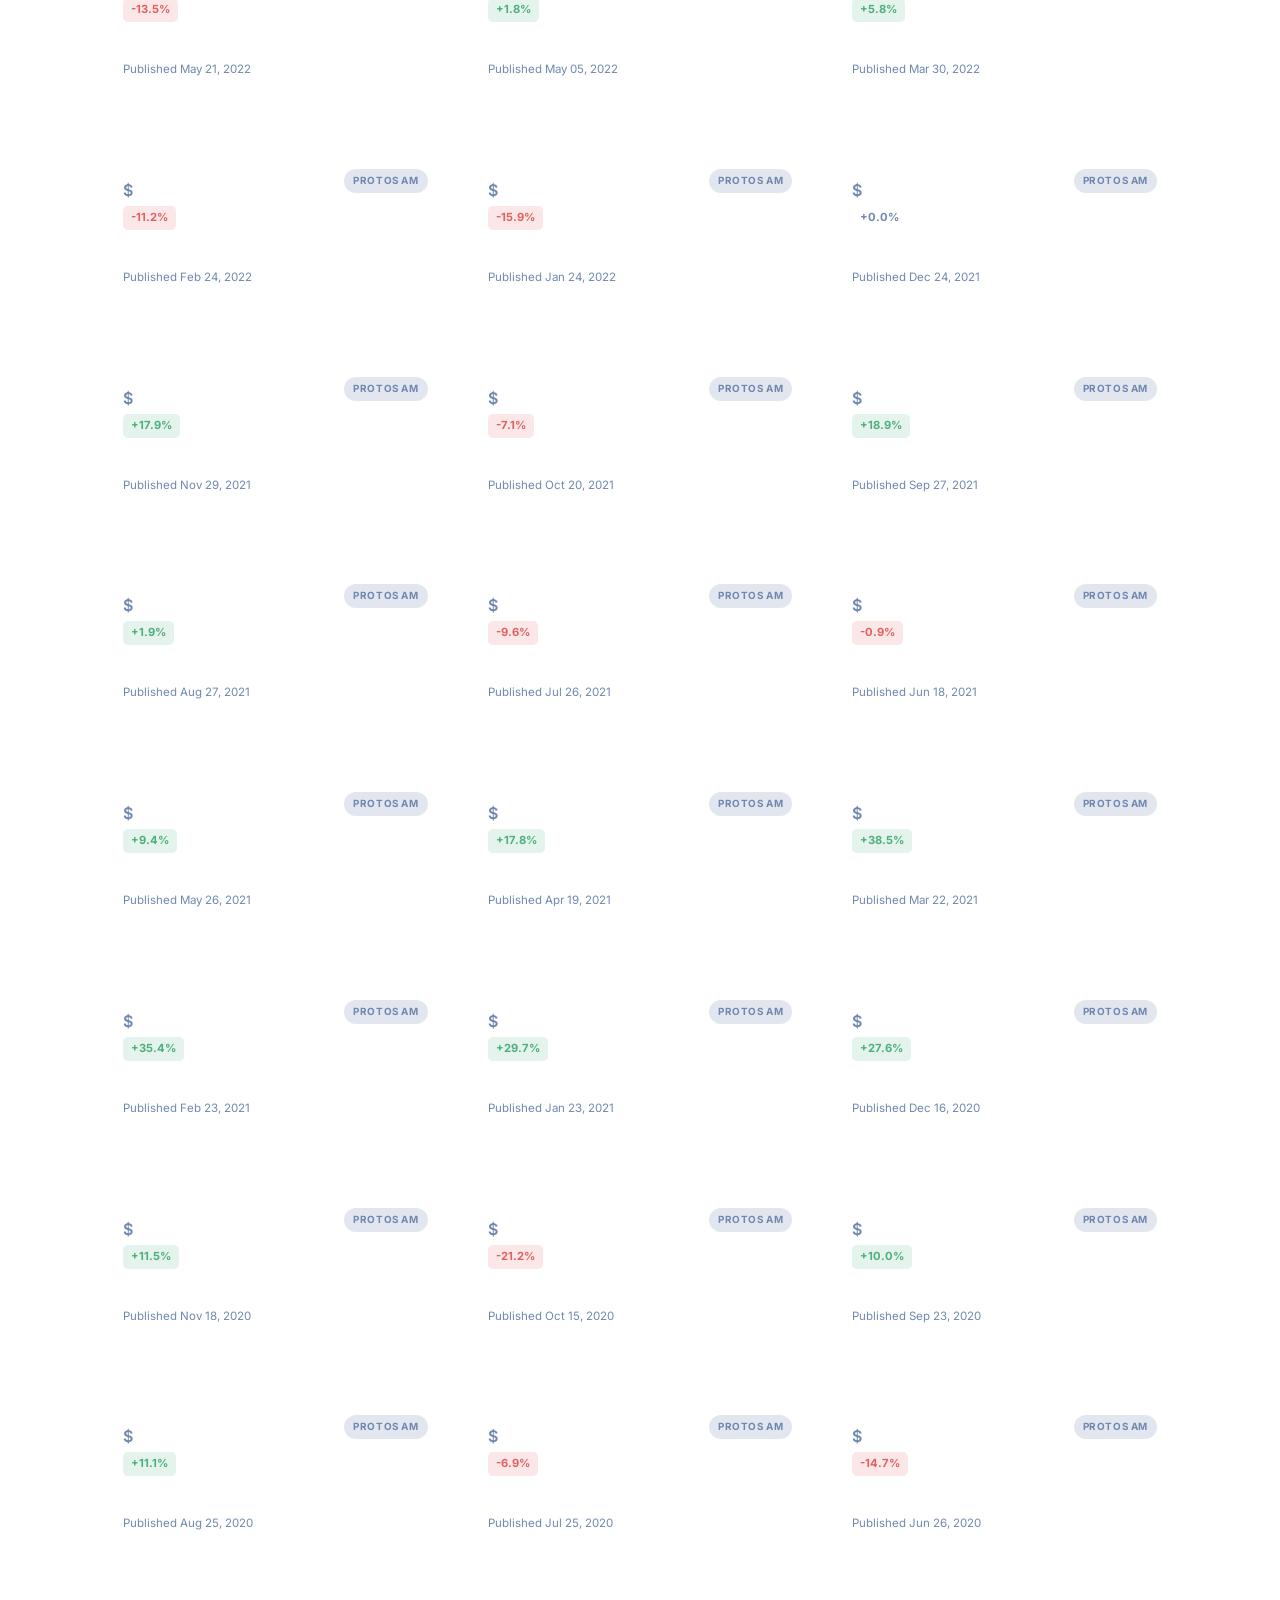
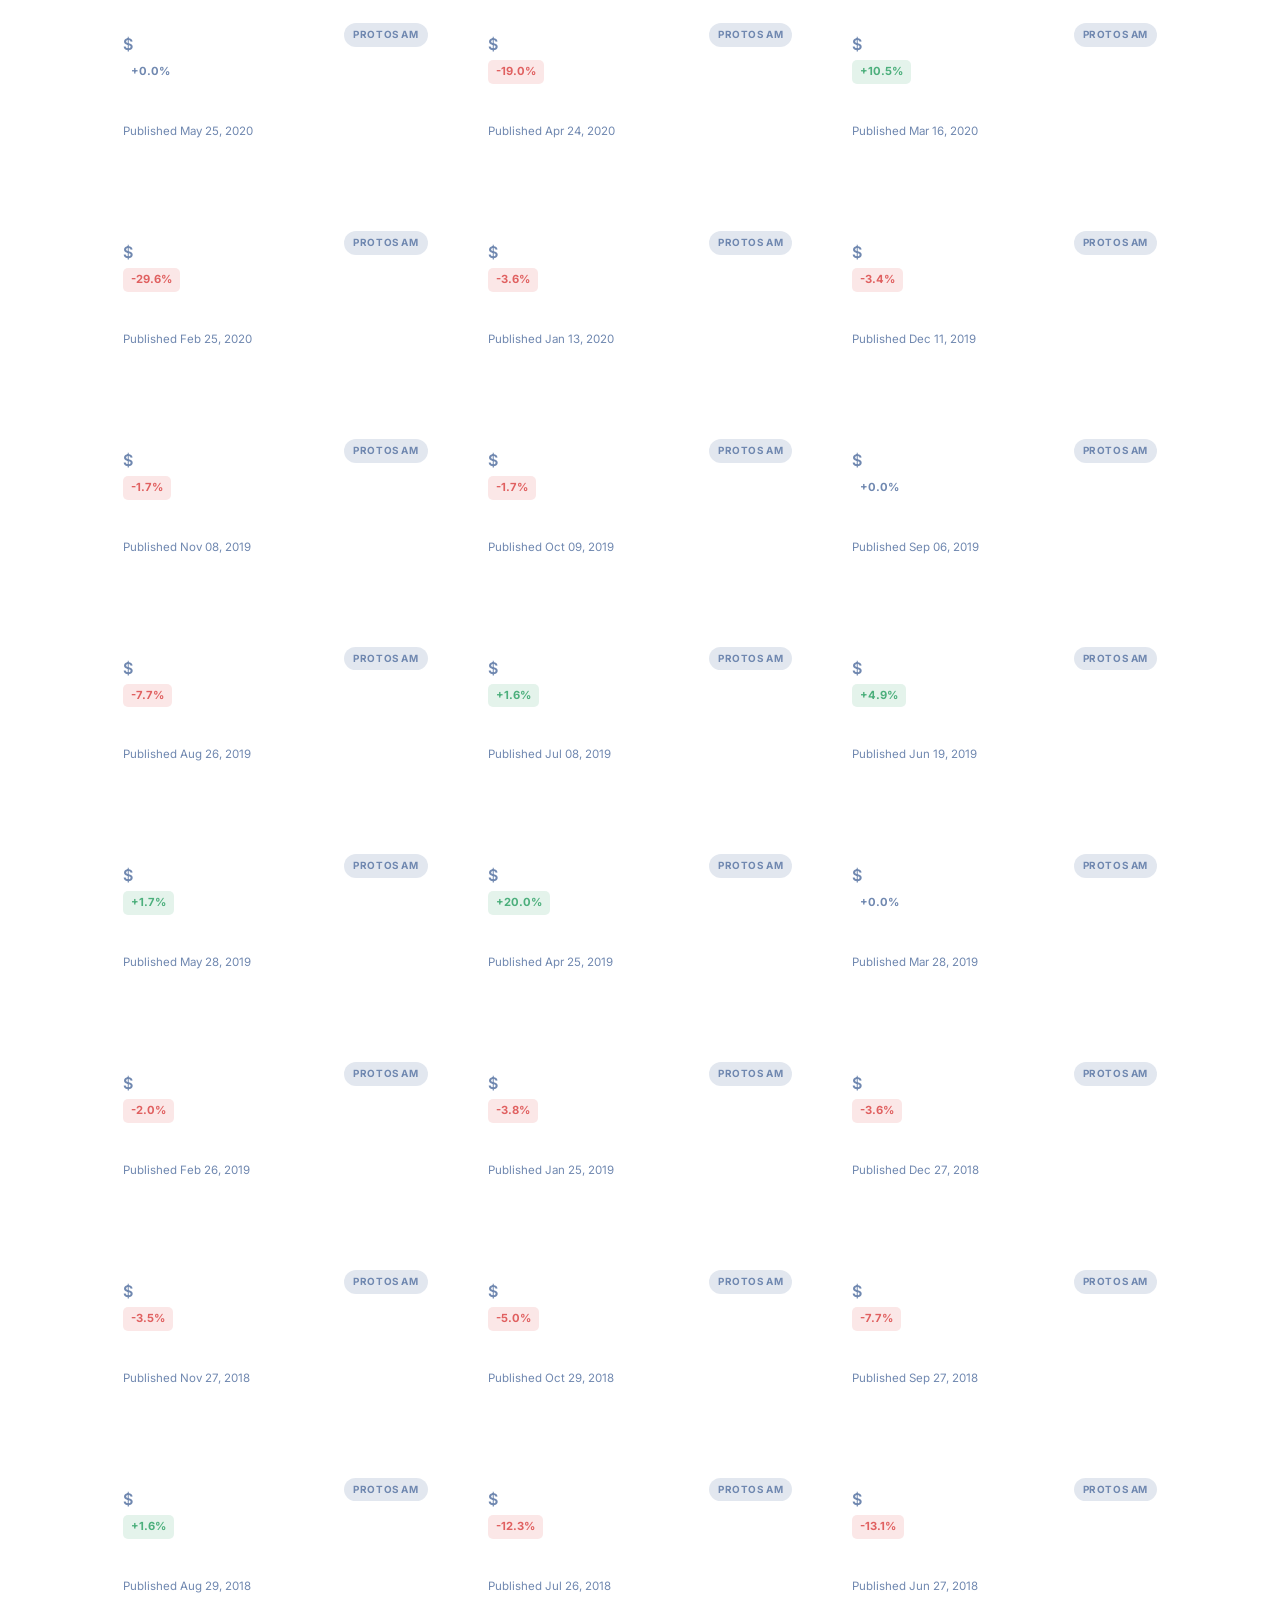
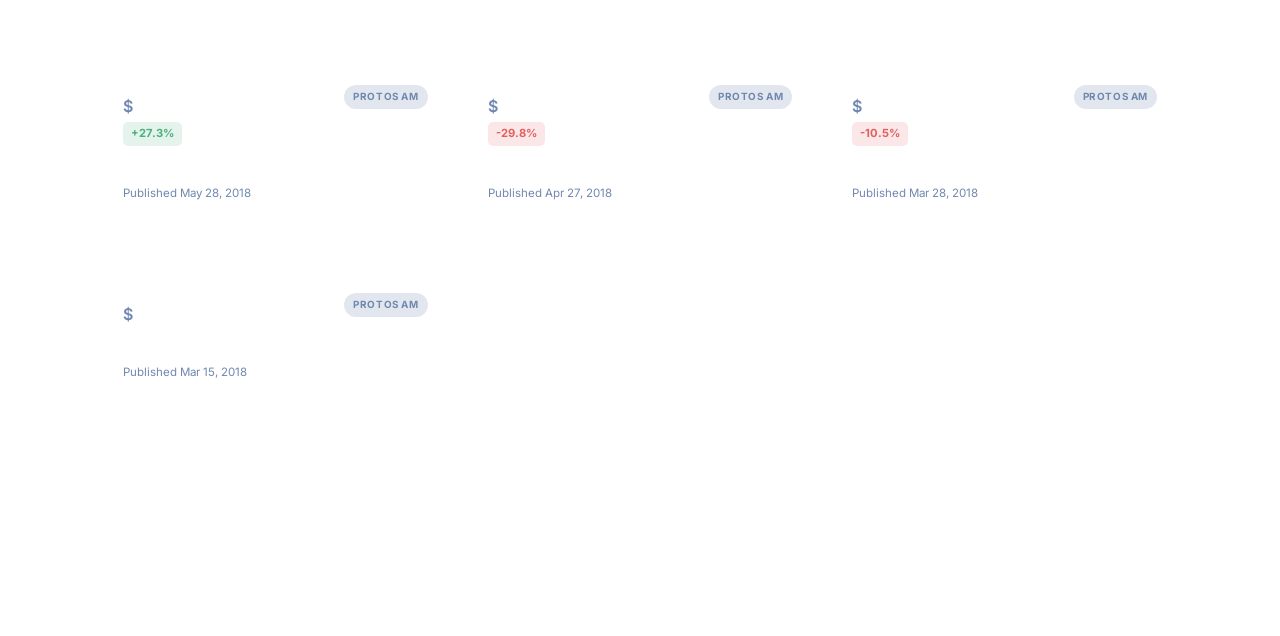
<file: prts/index.html>
<!DOCTYPE html>
<html lang="en">
<head>
<meta charset="UTF-8"/>
<meta name="viewport" content="width=device-width,initial-scale=1"/>
<title>PRTS Token — NAV History | Mosaic Capital</title>
<meta name="description" content="Monthly NAV release archive for the PRTS Token from January 2018 to October 2026. Issued by Protos Asset Management (2018–2024) and Mosaic Capital (2024–present)."/>
<link rel="icon" type="image/svg+xml" href="../favicon.svg"/>
<link rel="preconnect" href="https://fonts.googleapis.com"/>
<link href="https://fonts.googleapis.com/css2?family=Inter:wght@300;400;500;600;700;800;900&display=swap" rel="stylesheet"/>
<style>
*,*::before,*::after{box-sizing:border-box;margin:0;padding:0}
a{text-decoration:none;color:inherit}
html{font-size:16px;scroll-behavior:smooth}
body{
  font-family:'Inter',-apple-system,BlinkMacSystemFont,sans-serif;
  background:linear-gradient(145deg,#0a1c41 0%,#122e76 45%,#1a4a9e 75%,#1e4fa3 100%);
  background-attachment:fixed;
  color:#fff;line-height:1.6;-webkit-font-smoothing:antialiased;
  position:relative;
}
:root{
  --blue:#1e4fa3;--blue-dark:#0e2a52;
  --gold:#c9a84c;--cream:#f4f0e8;--ink:#0e2a52;--muted:#7088b0;
  --border:rgba(255,255,255,0.1);--card-bg:rgba(255,255,255,0.04);
  --card-hover:rgba(255,255,255,0.07);--radius:16px;
  --max:1160px;--ease:cubic-bezier(0.22,1,0.36,1);
}

/* Orbs — same as main site hero */
.orb{position:fixed;border-radius:50%;filter:blur(100px);pointer-events:none;z-index:0}
.orb-1{
  width:700px;height:700px;
  background:radial-gradient(circle,rgba(45,102,192,0.55) 0%,transparent 70%);
  top:-250px;right:-150px;
  animation:orb-float 14s ease-in-out infinite;
}
.orb-2{
  width:500px;height:500px;
  background:radial-gradient(circle,rgba(201,168,76,0.18) 0%,transparent 70%);
  bottom:-150px;left:-80px;
  animation:orb-float 10s ease-in-out infinite reverse;animation-delay:-3s;
}
.orb-3{
  width:350px;height:350px;
  background:radial-gradient(circle,rgba(22,61,138,0.6) 0%,transparent 70%);
  top:40%;left:55%;
  animation:orb-float 16s ease-in-out infinite;animation-delay:-7s;
}
@keyframes orb-float{
  0%,100%{transform:translate(0,0)}
  30%{transform:translate(24px,-18px)}
  70%{transform:translate(-18px,24px)}
}
/* Dot grid overlay */
body::before{
  content:'';position:fixed;inset:0;z-index:0;pointer-events:none;
  background-image:radial-gradient(circle,rgba(255,255,255,0.035) 1px,transparent 1px);
  background-size:32px 32px;
}
/* All content above orbs/overlay */
#navbar,.hero,.chart-section,.filters,.grid-section,.site-footer{position:relative;z-index:1}
.modal-overlay{z-index:500}

/* Nav — matches main site exactly */
#navbar{
  position:fixed;top:0;left:0;right:0;z-index:1000;
  padding:20px 0;
  transition:background 0.3s,padding 0.3s,backdrop-filter 0.3s;
}
#navbar.scrolled{
  background:rgba(10,28,65,0.88);
  backdrop-filter:blur(24px);-webkit-backdrop-filter:blur(24px);
  padding:12px 0;
  border-bottom:1px solid rgba(255,255,255,0.06);
}
.nav-inner{
  max-width:var(--max);margin:0 auto;padding:0 40px;
  display:flex;align-items:center;justify-content:space-between;
}
.logo{display:flex;align-items:center}
.logo-svg{height:28px;width:auto}
.nav-links{display:flex;align-items:center;gap:28px;list-style:none}
.nav-links a{font-size:0.82rem;font-weight:400;color:rgba(255,255,255,0.55);transition:color 0.2s}
.nav-links a:hover{color:#fff}
.nav-cta{
  padding:9px 22px !important;border-radius:100px !important;
  border:1px solid var(--gold) !important;
  color:var(--gold) !important;font-weight:600 !important;
  transition:background 0.2s,color 0.2s !important;
}
.nav-cta:hover{background:var(--gold) !important;color:var(--ink) !important}

/* Hero */
.hero{padding:140px 40px 60px;max-width:var(--max);margin:0 auto}
.hero-eyebrow{
  display:inline-flex;align-items:center;gap:8px;
  font-size:0.72rem;font-weight:600;letter-spacing:0.1em;text-transform:uppercase;
  color:var(--gold);margin-bottom:20px;
}
.hero-eyebrow::before{content:'';display:block;width:24px;height:2px;background:var(--gold);border-radius:2px}
.hero h1{font-size:clamp(2rem,5vw,3.6rem);font-weight:900;line-height:1.1;letter-spacing:-0.03em;margin-bottom:14px}
.hero h1 .accent{color:var(--gold)}
.hero .sub{font-size:1rem;color:rgba(255,255,255,0.6);max-width:560px;line-height:1.7;margin-bottom:32px}
.hero-stats{display:flex;flex-wrap:wrap;gap:28px;margin-top:36px;padding-top:36px;border-top:1px solid var(--border)}
.hero-stat .label{font-size:0.68rem;font-weight:600;letter-spacing:0.08em;text-transform:uppercase;color:var(--muted);margin-bottom:3px}
.hero-stat .val{font-size:1.45rem;font-weight:800;letter-spacing:-0.02em;color:#fff}
.hero-stat .val.up{color:#4caf7c}
.hero-stat .val.dn{color:#e06060}

/* Chart */
.chart-section{
  background:rgba(255,255,255,0.025);
  border-top:1px solid var(--border);border-bottom:1px solid var(--border);
  padding:36px 40px;
}
.chart-wrap{max-width:var(--max);margin:0 auto}
.chart-label{font-size:0.7rem;font-weight:600;letter-spacing:0.08em;text-transform:uppercase;color:var(--muted);margin-bottom:16px}
#navChart{width:100%;height:180px;display:block;cursor:crosshair}
.chart-tooltip{
  position:fixed;z-index:200;
  background:rgba(10,28,60,0.97);border:1px solid rgba(201,168,76,0.4);
  border-radius:8px;padding:10px 14px;pointer-events:none;font-size:0.8rem;line-height:1.5;display:none;
}
.chart-tooltip .ct-nav{font-size:1.1rem;font-weight:800;color:var(--gold)}
.chart-tooltip .ct-info{color:rgba(255,255,255,0.55);font-size:0.72rem}

/* Filters */
.filters{max-width:var(--max);margin:0 auto;padding:28px 40px 0;display:flex;align-items:center;flex-wrap:wrap;gap:8px}
.filter-label{font-size:0.68rem;font-weight:600;letter-spacing:0.08em;text-transform:uppercase;color:var(--muted);margin-right:4px}
.pill{
  padding:6px 14px;border-radius:999px;font-size:0.76rem;font-weight:600;
  border:1px solid rgba(255,255,255,0.15);background:transparent;color:rgba(255,255,255,0.5);
  cursor:pointer;transition:all 0.15s;
}
.pill:hover{background:rgba(255,255,255,0.07);color:#fff}
.pill.active{background:var(--gold);border-color:var(--gold);color:#0e2a52}
.count-badge{font-size:0.68rem;font-weight:600;background:rgba(255,255,255,0.08);padding:2px 6px;border-radius:999px;color:rgba(255,255,255,0.5);margin-left:5px}
.pill.active .count-badge{background:rgba(14,42,82,0.2);color:#0e2a52}

/* Grid */
.grid-section{max-width:var(--max);margin:0 auto;padding:20px 40px 80px}
.grid-header{display:flex;align-items:baseline;justify-content:space-between;margin-bottom:16px;flex-wrap:wrap;gap:8px}
.grid-header .showing{font-size:0.76rem;color:var(--muted)}
.card-grid{display:grid;grid-template-columns:repeat(auto-fill,minmax(280px,1fr));gap:14px}
.card{
  background:var(--card-bg);border:1px solid var(--border);border-radius:var(--radius);
  padding:22px;cursor:pointer;transition:background 0.15s,border-color 0.15s,transform 0.15s;
  position:relative;overflow:hidden;
}
.card::after{content:'';position:absolute;bottom:0;left:0;right:0;height:2px;background:linear-gradient(90deg,var(--gold),transparent);opacity:0;transition:opacity 0.15s}
.card:hover{background:var(--card-hover);border-color:rgba(255,255,255,0.18);transform:translateY(-2px)}
.card:hover::after{opacity:1}
.card-top{display:flex;align-items:flex-start;justify-content:space-between;margin-bottom:14px}
.nav-display{font-size:2rem;font-weight:900;letter-spacing:-0.04em;color:#fff;line-height:1}
.nav-display .dollar{font-size:1rem;font-weight:600;color:var(--muted);margin-right:1px}
.nav-change{font-size:0.7rem;font-weight:700;padding:3px 8px;border-radius:5px;margin-top:5px;display:inline-block}
.nav-change.up{background:rgba(76,175,124,0.15);color:#4caf7c}
.nav-change.dn{background:rgba(224,96,96,0.15);color:#e06060}
.nav-change.flat{background:rgba(255,255,255,0.07);color:var(--muted)}
.mgr-tag{font-size:0.62rem;font-weight:700;letter-spacing:0.06em;text-transform:uppercase;padding:4px 9px;border-radius:999px;white-space:nowrap}
.mgr-tag.protos{background:rgba(112,136,176,0.2);color:var(--muted)}
.mgr-tag.mosaic{background:rgba(201,168,76,0.15);color:var(--gold)}
.card-period{font-size:0.82rem;font-weight:600;color:#fff;margin-bottom:3px}
.card-pubdate{font-size:0.72rem;color:var(--muted);margin-bottom:12px}
.card-assets{font-size:0.72rem;color:rgba(255,255,255,0.4)}

/* Modal */
.modal-overlay{
  position:fixed;inset:0;z-index:500;background:rgba(8,22,48,0.88);backdrop-filter:blur(10px);
  display:flex;align-items:center;justify-content:center;padding:24px;
  opacity:0;pointer-events:none;transition:opacity 0.2s;
}
.modal-overlay.open{opacity:1;pointer-events:auto}
.modal{
  background:#0d2b58;border:1px solid rgba(255,255,255,0.12);border-radius:20px;
  width:100%;max-width:700px;max-height:90vh;overflow-y:auto;padding:40px;
  transform:translateY(20px);transition:transform 0.22s;position:relative;
  scrollbar-width:thin;scrollbar-color:rgba(201,168,76,0.3) transparent;
}
.modal-overlay.open .modal{transform:translateY(0)}
.modal-close{
  position:absolute;top:18px;right:18px;width:34px;height:34px;border-radius:50%;
  background:rgba(255,255,255,0.08);border:none;color:rgba(255,255,255,0.55);
  font-size:1.1rem;cursor:pointer;display:flex;align-items:center;justify-content:center;
  transition:background 0.15s,color 0.15s;
}
.modal-close:hover{background:rgba(255,255,255,0.15);color:#fff}
.m-eyebrow{font-size:0.68rem;font-weight:700;letter-spacing:0.1em;text-transform:uppercase;color:var(--gold);margin-bottom:6px}
.m-nav{font-size:3.2rem;font-weight:900;letter-spacing:-0.04em;line-height:1;margin-bottom:4px}
.m-period{font-size:0.9rem;color:rgba(255,255,255,0.55);margin-bottom:6px}
.m-pubdate{font-size:0.75rem;color:rgba(255,255,255,0.35);margin-bottom:24px}
.m-section{margin-top:28px}
.m-section-title{
  font-size:0.66rem;font-weight:700;letter-spacing:0.1em;text-transform:uppercase;
  color:var(--muted);padding-bottom:8px;border-bottom:1px solid var(--border);margin-bottom:14px;
}
.assets-cloud{display:flex;flex-wrap:wrap;gap:6px}
.asset-chip{font-size:0.72rem;font-weight:500;padding:4px 10px;border-radius:6px;background:rgba(255,255,255,0.06);color:rgba(255,255,255,0.65)}
.asset-chip.stablecoin{background:rgba(76,175,124,0.15);color:#7dd4aa;border:1px solid rgba(76,175,124,0.25)}
.asset-chip.nft{background:rgba(160,100,220,0.15);color:#c89ee0;border:1px solid rgba(160,100,220,0.25)}
.asset-chip.equity{background:rgba(30,79,163,0.25);color:#8eb8f0;border:1px solid rgba(30,79,163,0.4)}
.asset-chip.safe{background:rgba(220,130,50,0.15);color:#f0b46a;border:1px solid rgba(220,130,50,0.3)}
.asset-chip.saft{background:rgba(200,165,50,0.15);color:#e8cc70;border:1px solid rgba(200,165,50,0.3)}
.asset-chip.futures{background:rgba(255,255,255,0.03);color:rgba(255,255,255,0.35)}
.asset-chip.defi{background:rgba(50,180,200,0.12);color:#7dd8e8;border:1px solid rgba(50,180,200,0.22)}
.m-body{font-size:0.85rem;line-height:1.75;color:rgba(255,255,255,0.65)}
.m-body a{color:var(--gold);text-decoration:none}
.m-body a:hover{text-decoration:underline}
.m-body p{margin-bottom:12px}
.m-about{
  margin-top:20px;padding-top:20px;border-top:1px solid var(--border);
  font-size:0.78rem;line-height:1.7;color:rgba(255,255,255,0.35);font-style:italic;
}

/* Footer */
.site-footer{border-top:1px solid var(--border);padding:28px 24px;text-align:center}
.site-footer p{font-size:0.7rem;color:rgba(255,255,255,0.28);line-height:1.9}
.site-footer a{color:rgba(255,255,255,0.4);text-decoration:none}
.site-footer a:hover{color:var(--gold)}

@media(max-width:640px){
  .hero h1{font-size:1.9rem}.hero-stats{gap:18px}
  .card-grid{grid-template-columns:1fr}.modal{padding:28px 18px}.m-nav{font-size:2.4rem}
}
</style>
</head>
<body>

<!-- NAV — matches main site structure exactly -->
<div class="orb orb-1"></div>
<div class="orb orb-2"></div>
<div class="orb orb-3"></div>

<nav id="navbar">
  <div class="nav-inner">
    <a href="../" class="logo" aria-label="Mosaic Capital — back to main site">
      <svg class="logo-svg" viewBox="0 0 178 28" fill="none" xmlns="http://www.w3.org/2000/svg" aria-label="Mosaic Capital">
        <rect x="7"  y="0"  width="5" height="5" fill="white"/>
        <rect x="14" y="0"  width="5" height="5" fill="white"/>
        <rect x="0"  y="7"  width="5" height="5" fill="white"/>
        <rect x="7"  y="7"  width="5" height="5" fill="white"/>
        <rect x="14" y="7"  width="5" height="5" fill="white"/>
        <rect x="21" y="7"  width="5" height="5" fill="white"/>
        <rect x="0"  y="14" width="5" height="5" fill="white"/>
        <rect x="7"  y="14" width="5" height="5" fill="white"/>
        <rect x="14" y="14" width="5" height="5" fill="white"/>
        <rect x="21" y="14" width="5" height="5" fill="white"/>
        <rect x="7"  y="21" width="5" height="5" fill="white"/>
        <rect x="14" y="21" width="5" height="5" fill="white"/>
        <text x="36" y="20" font-family="'Inter',-apple-system,sans-serif" font-size="20" font-weight="800" fill="white" letter-spacing="0.5">MOSAIC</text>
      </svg>
    </a>
    <ul class="nav-links">
      <li><a href="../#contact" class="nav-cta">Get in touch</a></li>
    </ul>
  </div>
</nav>

<!-- HERO -->
<section class="hero">
  <div class="hero-eyebrow">Monthly NAV Releases</div>
  <h1>PRTS Token<br/><span class="accent">NAV History.</span></h1>
  <p class="sub">Monthly net asset value releases for the Protos Cryptocurrency Fund Ltd., issued by Protos Asset Management (2018–2024) and Mosaic Capital (2024–present). All figures are per-token USD values.</p>
  <div class="hero-stats" id="heroStats"></div>
</section>

<!-- CHART -->
<div class="chart-section">
  <div class="chart-wrap">
    <div class="chart-label">NAV per Token (USD) — Dec 2017 inception to Oct 2026</div>
    <canvas id="navChart"></canvas>
  </div>
</div>
<div class="chart-tooltip" id="chartTip">
  <div class="ct-nav" id="tipNav"></div>
  <div class="ct-info" id="tipPer"></div>
  <div class="ct-info" id="tipDate"></div>
</div>

<!-- FILTERS -->
<div class="filters" id="filters">
  <span class="filter-label">Year</span>
  <button class="pill active" data-year="all">All <span class="count-badge" id="cntAll"></span></button>
</div>

<!-- GRID -->
<div class="grid-section">
  <div class="grid-header">
    <span class="showing" id="showing"></span>
  </div>
  <div class="card-grid" id="cardGrid"></div>
</div>

<!-- MODAL -->
<div class="modal-overlay" id="modalOverlay" role="dialog" aria-modal="true">
  <div class="modal" id="modalBox">
    <button class="modal-close" id="modalClose" aria-label="Close">&times;</button>
    <div class="m-eyebrow" id="mEyebrow"></div>
    <div class="m-nav" id="mNav"></div>
    <div class="m-period" id="mPeriod"></div>
    <div class="m-pubdate" id="mPubdate"></div>
    <div class="m-section" id="mAssetsSection" style="display:none">
      <div class="m-section-title">Portfolio</div>
      <div class="assets-cloud" id="mAssets"></div>
    </div>
    <div class="m-section" id="mNoteSection" style="display:none">
      <div class="m-section-title">Manager Note</div>
      <div class="m-body" id="mNote"></div>
    </div>
    <div class="m-about" id="mAbout"></div>
  </div>
</div>

<!-- FOOTER -->
<footer class="site-footer">
  <p>
    Archive of PRTS Token monthly NAV releases &mdash;
    <a href="https://www.fusang.co/" target="_blank" rel="noopener noreferrer">Fusang Exchange</a> &middot;
    <a href="https://securitize.io/" target="_blank" rel="noopener noreferrer">Securitize</a><br/>
    Historical records only. Past NAV values do not indicate future performance.<br/>
    &copy; 2026 Mosaic Capital. Formerly Protos Asset Management.
  </p>
</footer>

<script src="script.js" defer></script>
</body>
</html>
</file>
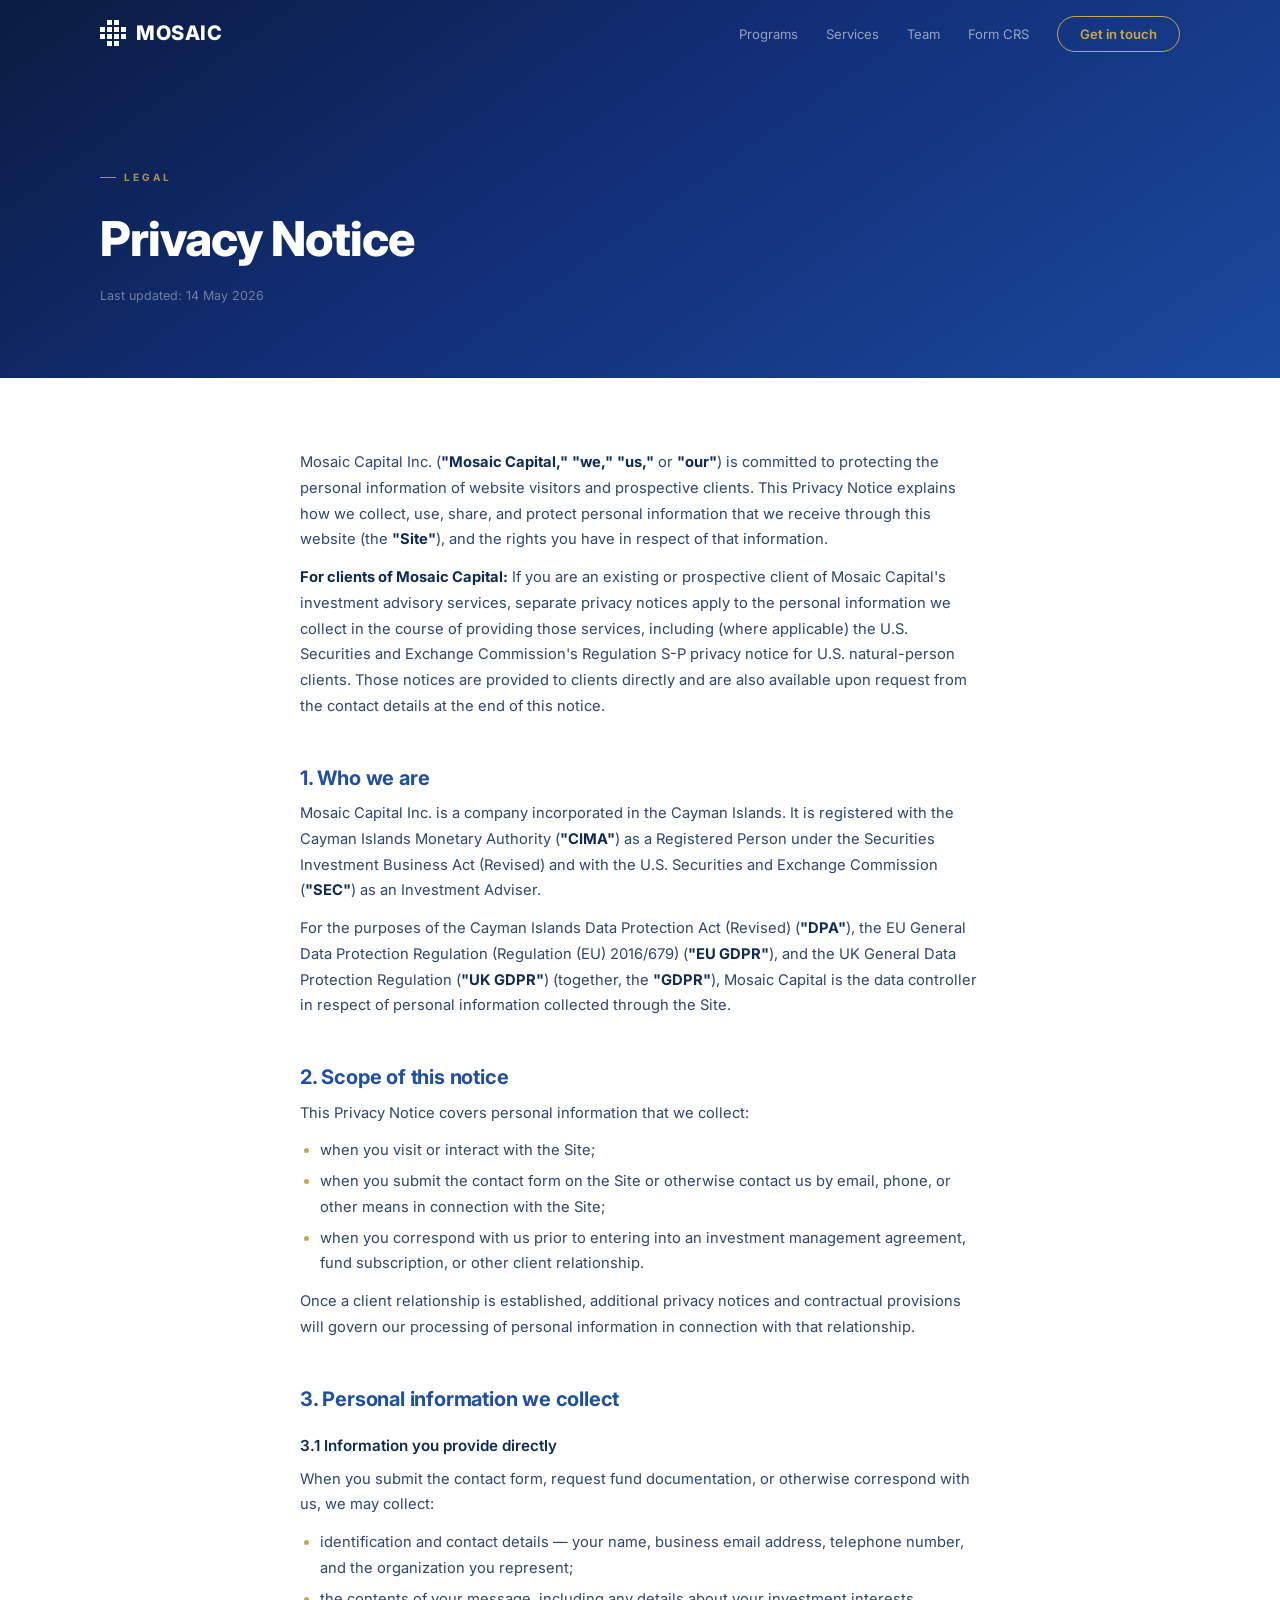
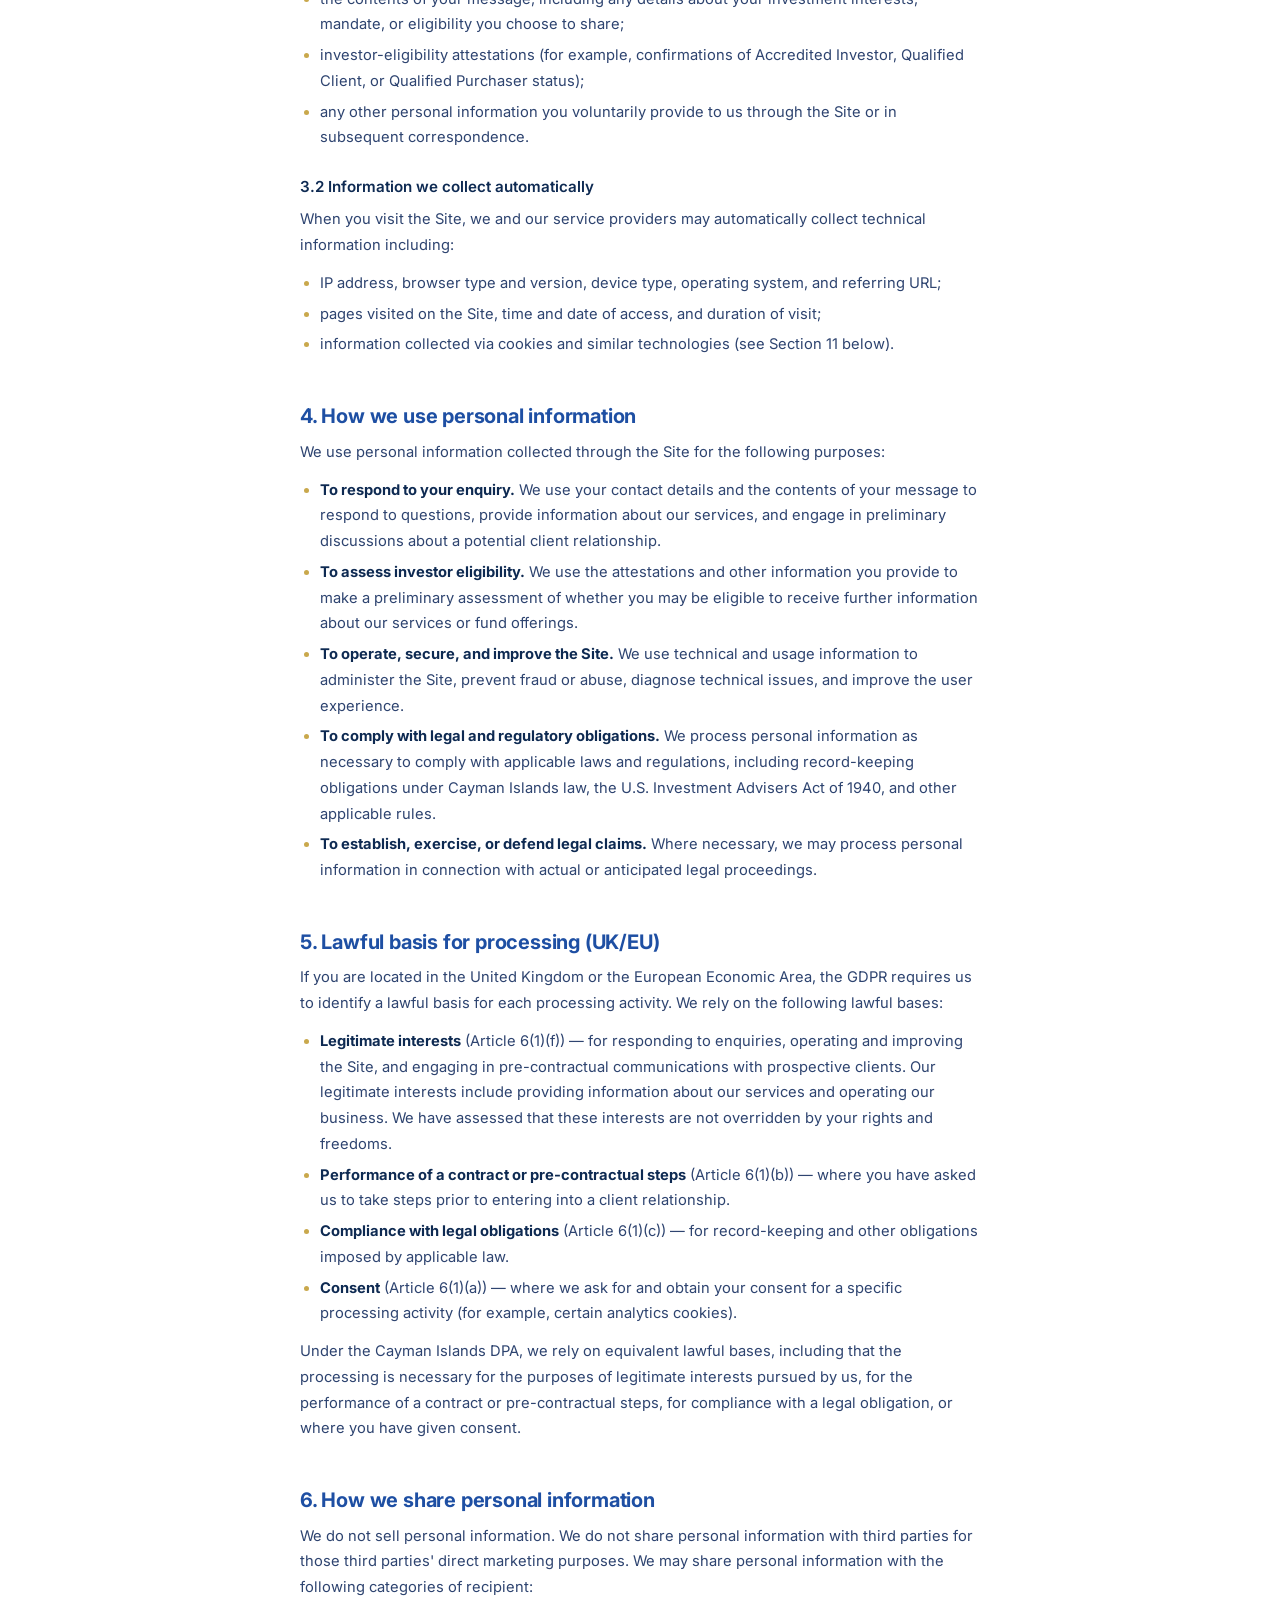
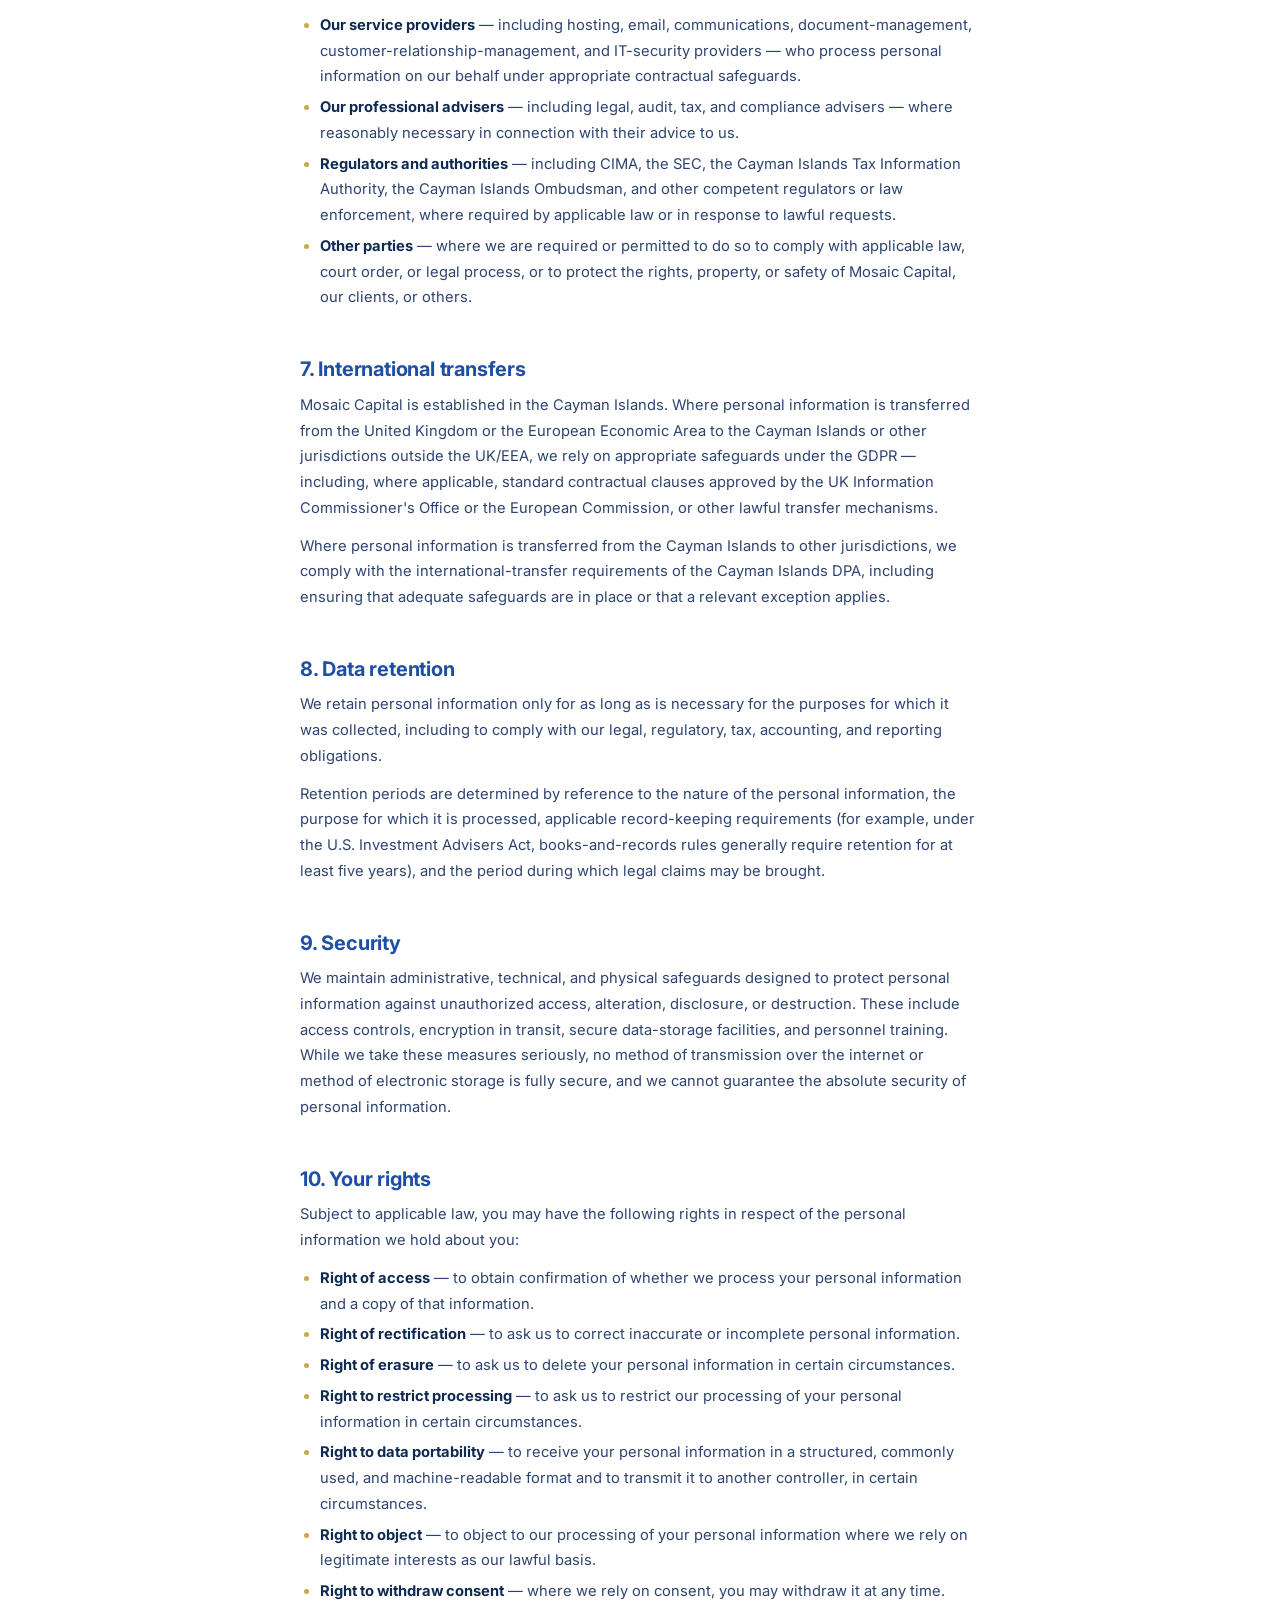
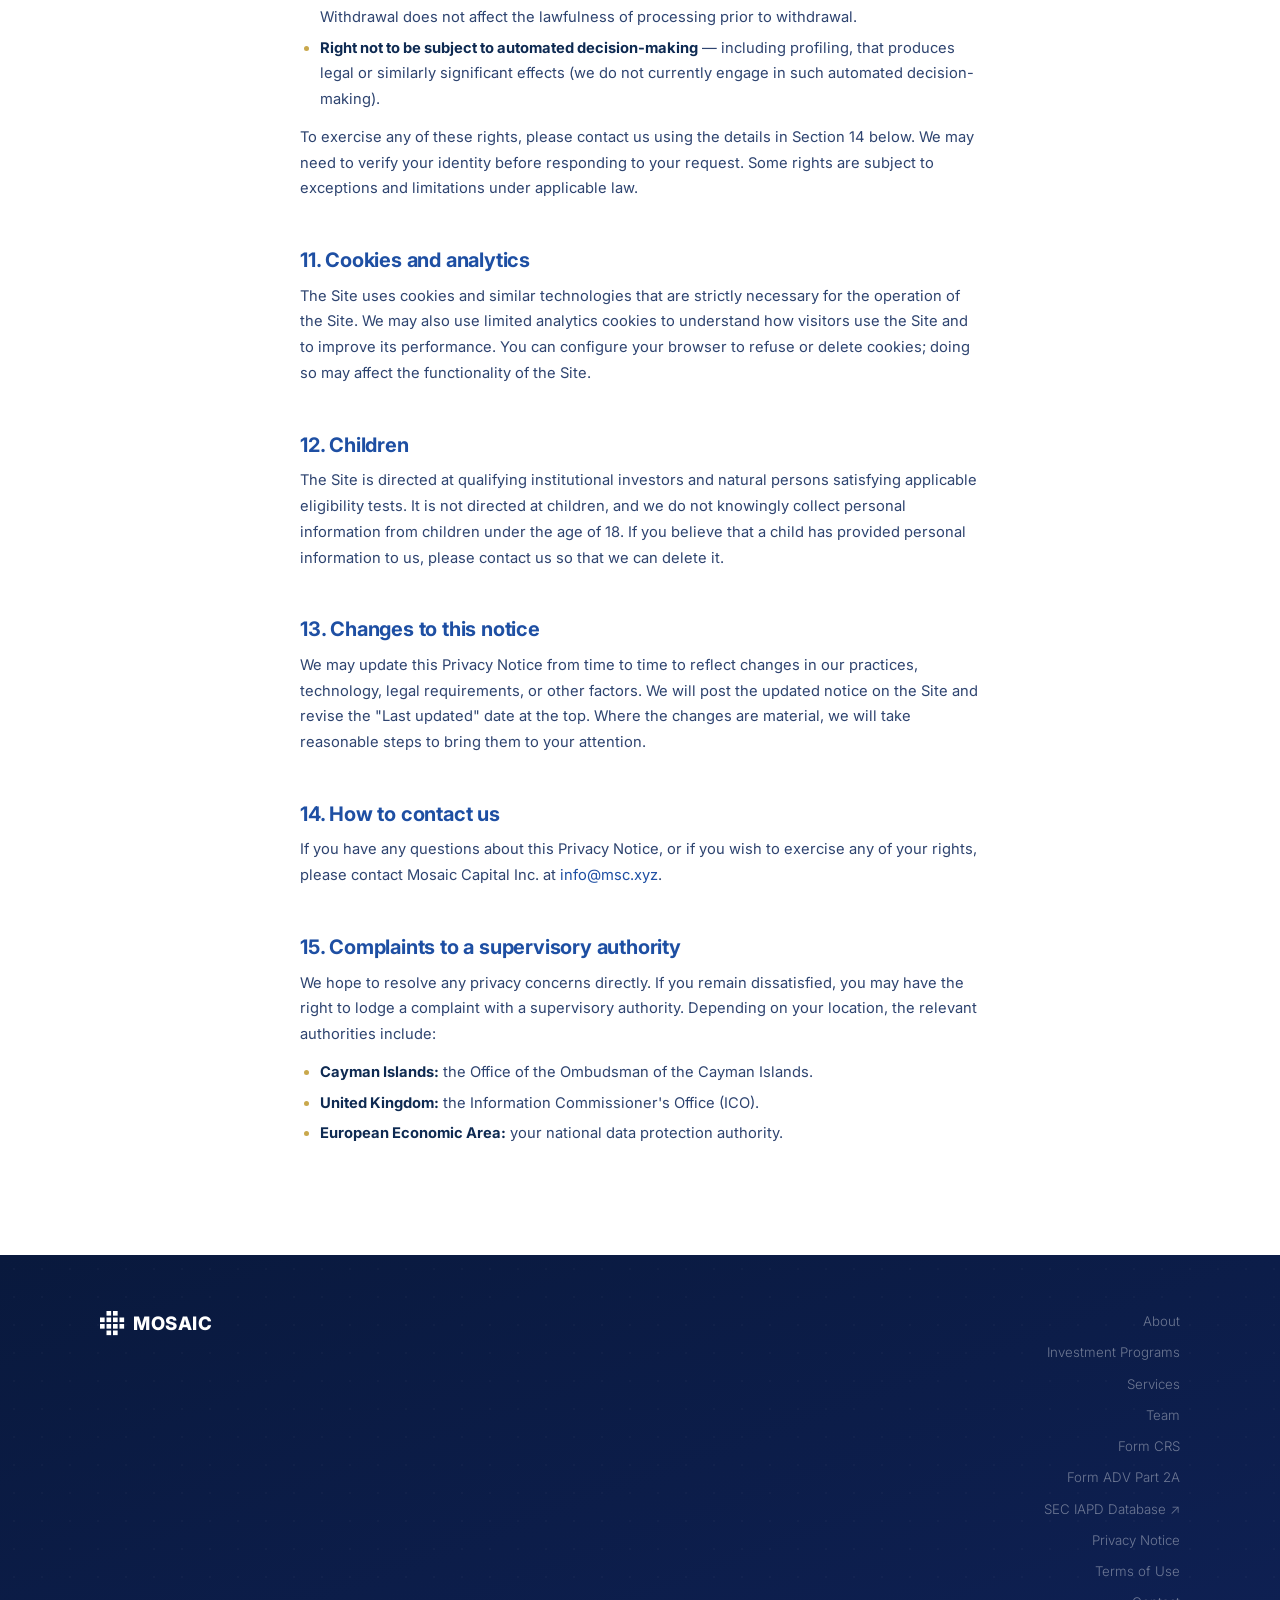
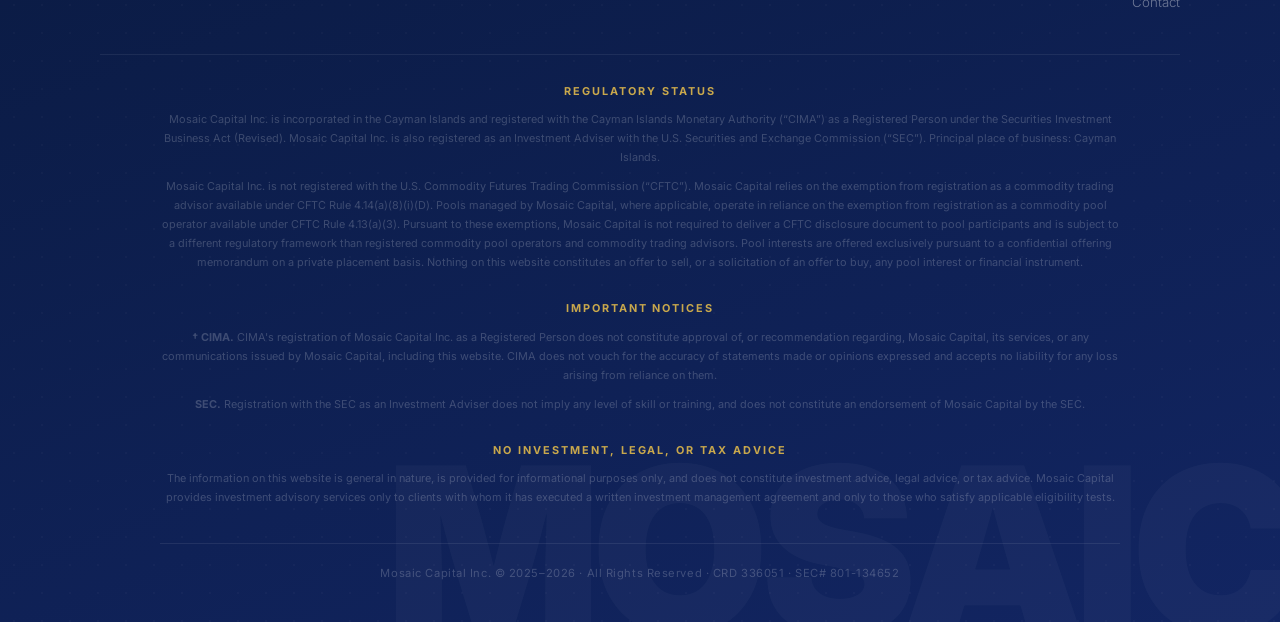
<file: privacy.html>
<!DOCTYPE html>
<html lang="en">
<head>
  <meta charset="UTF-8" />
  <meta name="viewport" content="width=device-width, initial-scale=1.0" />
  <title>Privacy Notice — Mosaic Capital</title>
  <meta name="description" content="Mosaic Capital's privacy notice describing how we collect, use, and protect personal data of website visitors and contact-form submitters." />
  <link rel="canonical" href="https://www.msc.xyz/privacy.html" />
  <meta property="og:type" content="article" />
  <meta property="og:title" content="Privacy Notice — Mosaic Capital" />
  <meta property="og:url" content="https://www.msc.xyz/privacy.html" />
  <link rel="icon" type="image/svg+xml" href="favicon.svg" />
  <link rel="stylesheet" href="styles.css" />
  <link rel="preconnect" href="https://fonts.googleapis.com" />
  <link href="https://fonts.googleapis.com/css2?family=Inter:wght@300;400;500;600;700;800;900&display=swap" rel="stylesheet" />
  <style>
    .page-hero{background:linear-gradient(145deg,#0a1c41 0%,#122e76 45%,#1a4a9e 100%);padding:160px 0 72px}
    .page-hero h1{font-size:clamp(2rem,4vw,3rem);font-weight:800;color:var(--white);letter-spacing:-1px;margin-bottom:8px}
    .page-hero .meta{font-size:0.78rem;color:rgba(255,255,255,0.4)}
    .legal-body{max-width:760px;margin:0 auto;padding:72px 40px 96px}
    .legal-body h2{font-size:1.25rem;font-weight:700;color:var(--blue);letter-spacing:-0.2px;margin:48px 0 12px}
    .legal-body h2:first-child{margin-top:0}
    .legal-body h3{font-size:0.95rem;font-weight:600;color:var(--ink);margin:24px 0 8px}
    .legal-body p,.legal-body li{font-size:0.92rem;color:var(--ink-2);line-height:1.75}
    .legal-body p{margin-bottom:12px}
    .legal-body ul,.legal-body ol{margin:8px 0 12px 20px}
    .legal-body ul{list-style:disc}.legal-body ol{list-style:decimal}
    .legal-body li{margin-bottom:5px}.legal-body li::marker{color:var(--gold)}
    .legal-body strong{color:var(--ink)}.legal-body a{color:var(--blue)}
    @media(max-width:768px){.legal-body{padding:48px 20px 72px}.page-hero{padding:120px 20px 56px}}
  </style>
</head>
<body>

  <!-- NAV -->
  <nav id="navbar">
    <div class="nav-inner">
      <a href="index.html" class="logo">
        <svg class="logo-svg" viewBox="0 0 178 28" fill="none" xmlns="http://www.w3.org/2000/svg" aria-label="Mosaic Capital">
          <rect x="7"  y="0"  width="5" height="5" fill="white"/>
          <rect x="14" y="0"  width="5" height="5" fill="white"/>
          <rect x="0"  y="7"  width="5" height="5" fill="white"/>
          <rect x="7"  y="7"  width="5" height="5" fill="white"/>
          <rect x="14" y="7"  width="5" height="5" fill="white"/>
          <rect x="21" y="7"  width="5" height="5" fill="white"/>
          <rect x="0"  y="14" width="5" height="5" fill="white"/>
          <rect x="7"  y="14" width="5" height="5" fill="white"/>
          <rect x="14" y="14" width="5" height="5" fill="white"/>
          <rect x="21" y="14" width="5" height="5" fill="white"/>
          <rect x="7"  y="21" width="5" height="5" fill="white"/>
          <rect x="14" y="21" width="5" height="5" fill="white"/>
          <text x="36" y="20" font-family="'Inter',-apple-system,sans-serif" font-size="20" font-weight="800" fill="white" letter-spacing="0.5">MOSAIC</text>
        </svg>
      </a>
      <ul class="nav-links">
        <li><a href="index.html#programs">Programs</a></li>
        <li><a href="index.html#services">Services</a></li>
        <li><a href="index.html#team">Team</a></li>
        <li><a href="form-crs.pdf" target="_blank" rel="noopener noreferrer">Form CRS</a></li>
        <li><a href="index.html#contact" class="nav-cta">Get in touch</a></li>
      </ul>
      <button class="hamburger" id="hamburger" aria-label="Menu">
        <span></span><span></span><span></span>
      </button>
    </div>
  </nav>

  <!-- PAGE HEADER -->
  <div class="page-hero">
    <div class="container">
      <span class="label light">Legal</span>
      <h1>Privacy Notice</h1>
      <div class="meta">Last updated: 14 May 2026</div>
    </div>
  </div>

  <!-- CONTENT -->
  <div class="s-white">
    <div class="legal-body">

      <p>Mosaic Capital Inc. (<strong>"Mosaic Capital,"</strong> <strong>"we,"</strong> <strong>"us,"</strong> or <strong>"our"</strong>) is committed to protecting the personal information of website visitors and prospective clients. This Privacy Notice explains how we collect, use, share, and protect personal information that we receive through this website (the <strong>"Site"</strong>), and the rights you have in respect of that information.</p>

      <p><strong>For clients of Mosaic Capital:</strong> If you are an existing or prospective client of Mosaic Capital's investment advisory services, separate privacy notices apply to the personal information we collect in the course of providing those services, including (where applicable) the U.S. Securities and Exchange Commission's Regulation S-P privacy notice for U.S. natural-person clients. Those notices are provided to clients directly and are also available upon request from the contact details at the end of this notice.</p>

      <h2 id="who-we-are">1. Who we are</h2>
      <p>Mosaic Capital Inc. is a company incorporated in the Cayman Islands. It is registered with the Cayman Islands Monetary Authority (<strong>"CIMA"</strong>) as a Registered Person under the Securities Investment Business Act (Revised) and with the U.S. Securities and Exchange Commission (<strong>"SEC"</strong>) as an Investment Adviser.</p>
      <p>For the purposes of the Cayman Islands Data Protection Act (Revised) (<strong>"DPA"</strong>), the EU General Data Protection Regulation (Regulation (EU) 2016/679) (<strong>"EU GDPR"</strong>), and the UK General Data Protection Regulation (<strong>"UK GDPR"</strong>) (together, the <strong>"GDPR"</strong>), Mosaic Capital is the data controller in respect of personal information collected through the Site.</p>

      <h2 id="scope">2. Scope of this notice</h2>
      <p>This Privacy Notice covers personal information that we collect:</p>
      <ul>
        <li>when you visit or interact with the Site;</li>
        <li>when you submit the contact form on the Site or otherwise contact us by email, phone, or other means in connection with the Site;</li>
        <li>when you correspond with us prior to entering into an investment management agreement, fund subscription, or other client relationship.</li>
      </ul>
      <p>Once a client relationship is established, additional privacy notices and contractual provisions will govern our processing of personal information in connection with that relationship.</p>

      <h2 id="information-we-collect">3. Personal information we collect</h2>

      <h3>3.1 Information you provide directly</h3>
      <p>When you submit the contact form, request fund documentation, or otherwise correspond with us, we may collect:</p>
      <ul>
        <li>identification and contact details — your name, business email address, telephone number, and the organization you represent;</li>
        <li>the contents of your message, including any details about your investment interests, mandate, or eligibility you choose to share;</li>
        <li>investor-eligibility attestations (for example, confirmations of Accredited Investor, Qualified Client, or Qualified Purchaser status);</li>
        <li>any other personal information you voluntarily provide to us through the Site or in subsequent correspondence.</li>
      </ul>

      <h3>3.2 Information we collect automatically</h3>
      <p>When you visit the Site, we and our service providers may automatically collect technical information including:</p>
      <ul>
        <li>IP address, browser type and version, device type, operating system, and referring URL;</li>
        <li>pages visited on the Site, time and date of access, and duration of visit;</li>
        <li>information collected via cookies and similar technologies (see Section 11 below).</li>
      </ul>

      <h2 id="how-we-use">4. How we use personal information</h2>
      <p>We use personal information collected through the Site for the following purposes:</p>
      <ul>
        <li><strong>To respond to your enquiry.</strong> We use your contact details and the contents of your message to respond to questions, provide information about our services, and engage in preliminary discussions about a potential client relationship.</li>
        <li><strong>To assess investor eligibility.</strong> We use the attestations and other information you provide to make a preliminary assessment of whether you may be eligible to receive further information about our services or fund offerings.</li>
        <li><strong>To operate, secure, and improve the Site.</strong> We use technical and usage information to administer the Site, prevent fraud or abuse, diagnose technical issues, and improve the user experience.</li>
        <li><strong>To comply with legal and regulatory obligations.</strong> We process personal information as necessary to comply with applicable laws and regulations, including record-keeping obligations under Cayman Islands law, the U.S. Investment Advisers Act of 1940, and other applicable rules.</li>
        <li><strong>To establish, exercise, or defend legal claims.</strong> Where necessary, we may process personal information in connection with actual or anticipated legal proceedings.</li>
      </ul>

      <h2 id="lawful-basis">5. Lawful basis for processing (UK/EU)</h2>
      <p>If you are located in the United Kingdom or the European Economic Area, the GDPR requires us to identify a lawful basis for each processing activity. We rely on the following lawful bases:</p>
      <ul>
        <li><strong>Legitimate interests</strong> (Article 6(1)(f)) — for responding to enquiries, operating and improving the Site, and engaging in pre-contractual communications with prospective clients. Our legitimate interests include providing information about our services and operating our business. We have assessed that these interests are not overridden by your rights and freedoms.</li>
        <li><strong>Performance of a contract or pre-contractual steps</strong> (Article 6(1)(b)) — where you have asked us to take steps prior to entering into a client relationship.</li>
        <li><strong>Compliance with legal obligations</strong> (Article 6(1)(c)) — for record-keeping and other obligations imposed by applicable law.</li>
        <li><strong>Consent</strong> (Article 6(1)(a)) — where we ask for and obtain your consent for a specific processing activity (for example, certain analytics cookies).</li>
      </ul>
      <p>Under the Cayman Islands DPA, we rely on equivalent lawful bases, including that the processing is necessary for the purposes of legitimate interests pursued by us, for the performance of a contract or pre-contractual steps, for compliance with a legal obligation, or where you have given consent.</p>

      <h2 id="sharing">6. How we share personal information</h2>
      <p>We do not sell personal information. We do not share personal information with third parties for those third parties' direct marketing purposes. We may share personal information with the following categories of recipient:</p>
      <ul>
        <li><strong>Our service providers</strong> — including hosting, email, communications, document-management, customer-relationship-management, and IT-security providers — who process personal information on our behalf under appropriate contractual safeguards.</li>
        <li><strong>Our professional advisers</strong> — including legal, audit, tax, and compliance advisers — where reasonably necessary in connection with their advice to us.</li>
        <li><strong>Regulators and authorities</strong> — including CIMA, the SEC, the Cayman Islands Tax Information Authority, the Cayman Islands Ombudsman, and other competent regulators or law enforcement, where required by applicable law or in response to lawful requests.</li>
        <li><strong>Other parties</strong> — where we are required or permitted to do so to comply with applicable law, court order, or legal process, or to protect the rights, property, or safety of Mosaic Capital, our clients, or others.</li>
      </ul>

      <h2 id="international-transfers">7. International transfers</h2>
      <p>Mosaic Capital is established in the Cayman Islands. Where personal information is transferred from the United Kingdom or the European Economic Area to the Cayman Islands or other jurisdictions outside the UK/EEA, we rely on appropriate safeguards under the GDPR — including, where applicable, standard contractual clauses approved by the UK Information Commissioner's Office or the European Commission, or other lawful transfer mechanisms.</p>
      <p>Where personal information is transferred from the Cayman Islands to other jurisdictions, we comply with the international-transfer requirements of the Cayman Islands DPA, including ensuring that adequate safeguards are in place or that a relevant exception applies.</p>

      <h2 id="retention">8. Data retention</h2>
      <p>We retain personal information only for as long as is necessary for the purposes for which it was collected, including to comply with our legal, regulatory, tax, accounting, and reporting obligations.</p>
      <p>Retention periods are determined by reference to the nature of the personal information, the purpose for which it is processed, applicable record-keeping requirements (for example, under the U.S. Investment Advisers Act, books-and-records rules generally require retention for at least five years), and the period during which legal claims may be brought.</p>

      <h2 id="security">9. Security</h2>
      <p>We maintain administrative, technical, and physical safeguards designed to protect personal information against unauthorized access, alteration, disclosure, or destruction. These include access controls, encryption in transit, secure data-storage facilities, and personnel training. While we take these measures seriously, no method of transmission over the internet or method of electronic storage is fully secure, and we cannot guarantee the absolute security of personal information.</p>

      <h2 id="your-rights">10. Your rights</h2>
      <p>Subject to applicable law, you may have the following rights in respect of the personal information we hold about you:</p>
      <ul>
        <li><strong>Right of access</strong> — to obtain confirmation of whether we process your personal information and a copy of that information.</li>
        <li><strong>Right of rectification</strong> — to ask us to correct inaccurate or incomplete personal information.</li>
        <li><strong>Right of erasure</strong> — to ask us to delete your personal information in certain circumstances.</li>
        <li><strong>Right to restrict processing</strong> — to ask us to restrict our processing of your personal information in certain circumstances.</li>
        <li><strong>Right to data portability</strong> — to receive your personal information in a structured, commonly used, and machine-readable format and to transmit it to another controller, in certain circumstances.</li>
        <li><strong>Right to object</strong> — to object to our processing of your personal information where we rely on legitimate interests as our lawful basis.</li>
        <li><strong>Right to withdraw consent</strong> — where we rely on consent, you may withdraw it at any time. Withdrawal does not affect the lawfulness of processing prior to withdrawal.</li>
        <li><strong>Right not to be subject to automated decision-making</strong> — including profiling, that produces legal or similarly significant effects (we do not currently engage in such automated decision-making).</li>
      </ul>
      <p>To exercise any of these rights, please contact us using the details in Section 14 below. We may need to verify your identity before responding to your request. Some rights are subject to exceptions and limitations under applicable law.</p>

      <h2 id="cookies">11. Cookies and analytics</h2>
      <p>The Site uses cookies and similar technologies that are strictly necessary for the operation of the Site. We may also use limited analytics cookies to understand how visitors use the Site and to improve its performance. You can configure your browser to refuse or delete cookies; doing so may affect the functionality of the Site.</p>

      <h2 id="children">12. Children</h2>
      <p>The Site is directed at qualifying institutional investors and natural persons satisfying applicable eligibility tests. It is not directed at children, and we do not knowingly collect personal information from children under the age of 18. If you believe that a child has provided personal information to us, please contact us so that we can delete it.</p>

      <h2 id="changes">13. Changes to this notice</h2>
      <p>We may update this Privacy Notice from time to time to reflect changes in our practices, technology, legal requirements, or other factors. We will post the updated notice on the Site and revise the "Last updated" date at the top. Where the changes are material, we will take reasonable steps to bring them to your attention.</p>

      <h2 id="contact">14. How to contact us</h2>
      <p>If you have any questions about this Privacy Notice, or if you wish to exercise any of your rights, please contact Mosaic Capital Inc. at <a href="mailto:info@msc.xyz">info@msc.xyz</a>.</p>

      <h2 id="complaints">15. Complaints to a supervisory authority</h2>
      <p>We hope to resolve any privacy concerns directly. If you remain dissatisfied, you may have the right to lodge a complaint with a supervisory authority. Depending on your location, the relevant authorities include:</p>
      <ul>
        <li><strong>Cayman Islands:</strong> the Office of the Ombudsman of the Cayman Islands.</li>
        <li><strong>United Kingdom:</strong> the Information Commissioner's Office (ICO).</li>
        <li><strong>European Economic Area:</strong> your national data protection authority.</li>
      </ul>

    </div>
  </div>

  <!-- FOOTER -->
  <footer>
    <div class="footer-inner">
      <div class="footer-top">
        <div class="footer-brand">
          <svg class="logo-svg" viewBox="0 0 178 28" fill="none" xmlns="http://www.w3.org/2000/svg" aria-label="Mosaic Capital">
            <rect x="7"  y="0"  width="5" height="5" fill="white"/>
            <rect x="14" y="0"  width="5" height="5" fill="white"/>
            <rect x="0"  y="7"  width="5" height="5" fill="white"/>
            <rect x="7"  y="7"  width="5" height="5" fill="white"/>
            <rect x="14" y="7"  width="5" height="5" fill="white"/>
            <rect x="21" y="7"  width="5" height="5" fill="white"/>
            <rect x="0"  y="14" width="5" height="5" fill="white"/>
            <rect x="7"  y="14" width="5" height="5" fill="white"/>
            <rect x="14" y="14" width="5" height="5" fill="white"/>
            <rect x="21" y="14" width="5" height="5" fill="white"/>
            <rect x="7"  y="21" width="5" height="5" fill="white"/>
            <rect x="14" y="21" width="5" height="5" fill="white"/>
            <text x="36" y="20" font-family="'Inter',-apple-system,sans-serif" font-size="20" font-weight="800" fill="white" letter-spacing="0.5">MOSAIC</text>
          </svg>
        </div>
        <nav class="footer-nav">
          <a href="index.html#about">About</a>
          <a href="index.html#programs">Investment Programs</a>
          <a href="index.html#services">Services</a>
          <a href="index.html#team">Team</a>
          <a href="form-crs.pdf" target="_blank" rel="noopener noreferrer">Form CRS</a>
          <a href="form-adv-2a.pdf" target="_blank" rel="noopener noreferrer">Form ADV Part 2A</a>
          <a href="https://adviserinfo.sec.gov/firm/summary/336051" target="_blank" rel="noopener noreferrer">SEC IAPD Database &#8599;</a>
          <a href="privacy.html">Privacy Notice</a>
          <a href="terms.html">Terms of Use</a>
          <a href="index.html#contact">Contact</a>
        </nav>
      </div>
      <div class="footer-bottom">
        <div class="disclosure">
          <h6>Regulatory Status</h6>
          <p>Mosaic Capital Inc. is incorporated in the Cayman Islands and registered with the Cayman Islands Monetary Authority (&ldquo;CIMA&rdquo;) as a Registered Person under the Securities Investment Business Act (Revised). Mosaic Capital Inc. is also registered as an Investment Adviser with the U.S. Securities and Exchange Commission (&ldquo;SEC&rdquo;). Principal place of business: Cayman Islands.</p>
          <p>Mosaic Capital Inc. is not registered with the U.S. Commodity Futures Trading Commission (&ldquo;CFTC&rdquo;). Mosaic Capital relies on the exemption from registration as a commodity trading advisor available under CFTC Rule 4.14(a)(8)(i)(D). Pools managed by Mosaic Capital, where applicable, operate in reliance on the exemption from registration as a commodity pool operator available under CFTC Rule 4.13(a)(3). Pursuant to these exemptions, Mosaic Capital is not required to deliver a CFTC disclosure document to pool participants and is subject to a different regulatory framework than registered commodity pool operators and commodity trading advisors. Pool interests are offered exclusively pursuant to a confidential offering memorandum on a private placement basis. Nothing on this website constitutes an offer to sell, or a solicitation of an offer to buy, any pool interest or financial instrument.</p>
          <h6>Important Notices</h6>
          <p><strong>&dagger; CIMA.</strong> CIMA's registration of Mosaic Capital Inc. as a Registered Person does not constitute approval of, or recommendation regarding, Mosaic Capital, its services, or any communications issued by Mosaic Capital, including this website. CIMA does not vouch for the accuracy of statements made or opinions expressed and accepts no liability for any loss arising from reliance on them.</p>
          <p><strong>SEC.</strong> Registration with the SEC as an Investment Adviser does not imply any level of skill or training, and does not constitute an endorsement of Mosaic Capital by the SEC.</p>
          <h6>No Investment, Legal, or Tax Advice</h6>
          <p>The information on this website is general in nature, is provided for informational purposes only, and does not constitute investment advice, legal advice, or tax advice. Mosaic Capital provides investment advisory services only to clients with whom it has executed a written investment management agreement and only to those who satisfy applicable eligibility tests.</p>
          <p class="copyright">Mosaic Capital Inc. &copy; 2025&ndash;2026 &middot; All Rights Reserved &middot; CRD 336051 &middot; SEC# 801-134652</p>
        </div>
      </div>
    </div>
  </footer>

  <script src="script.js"></script>
</body>
</html>
</file>
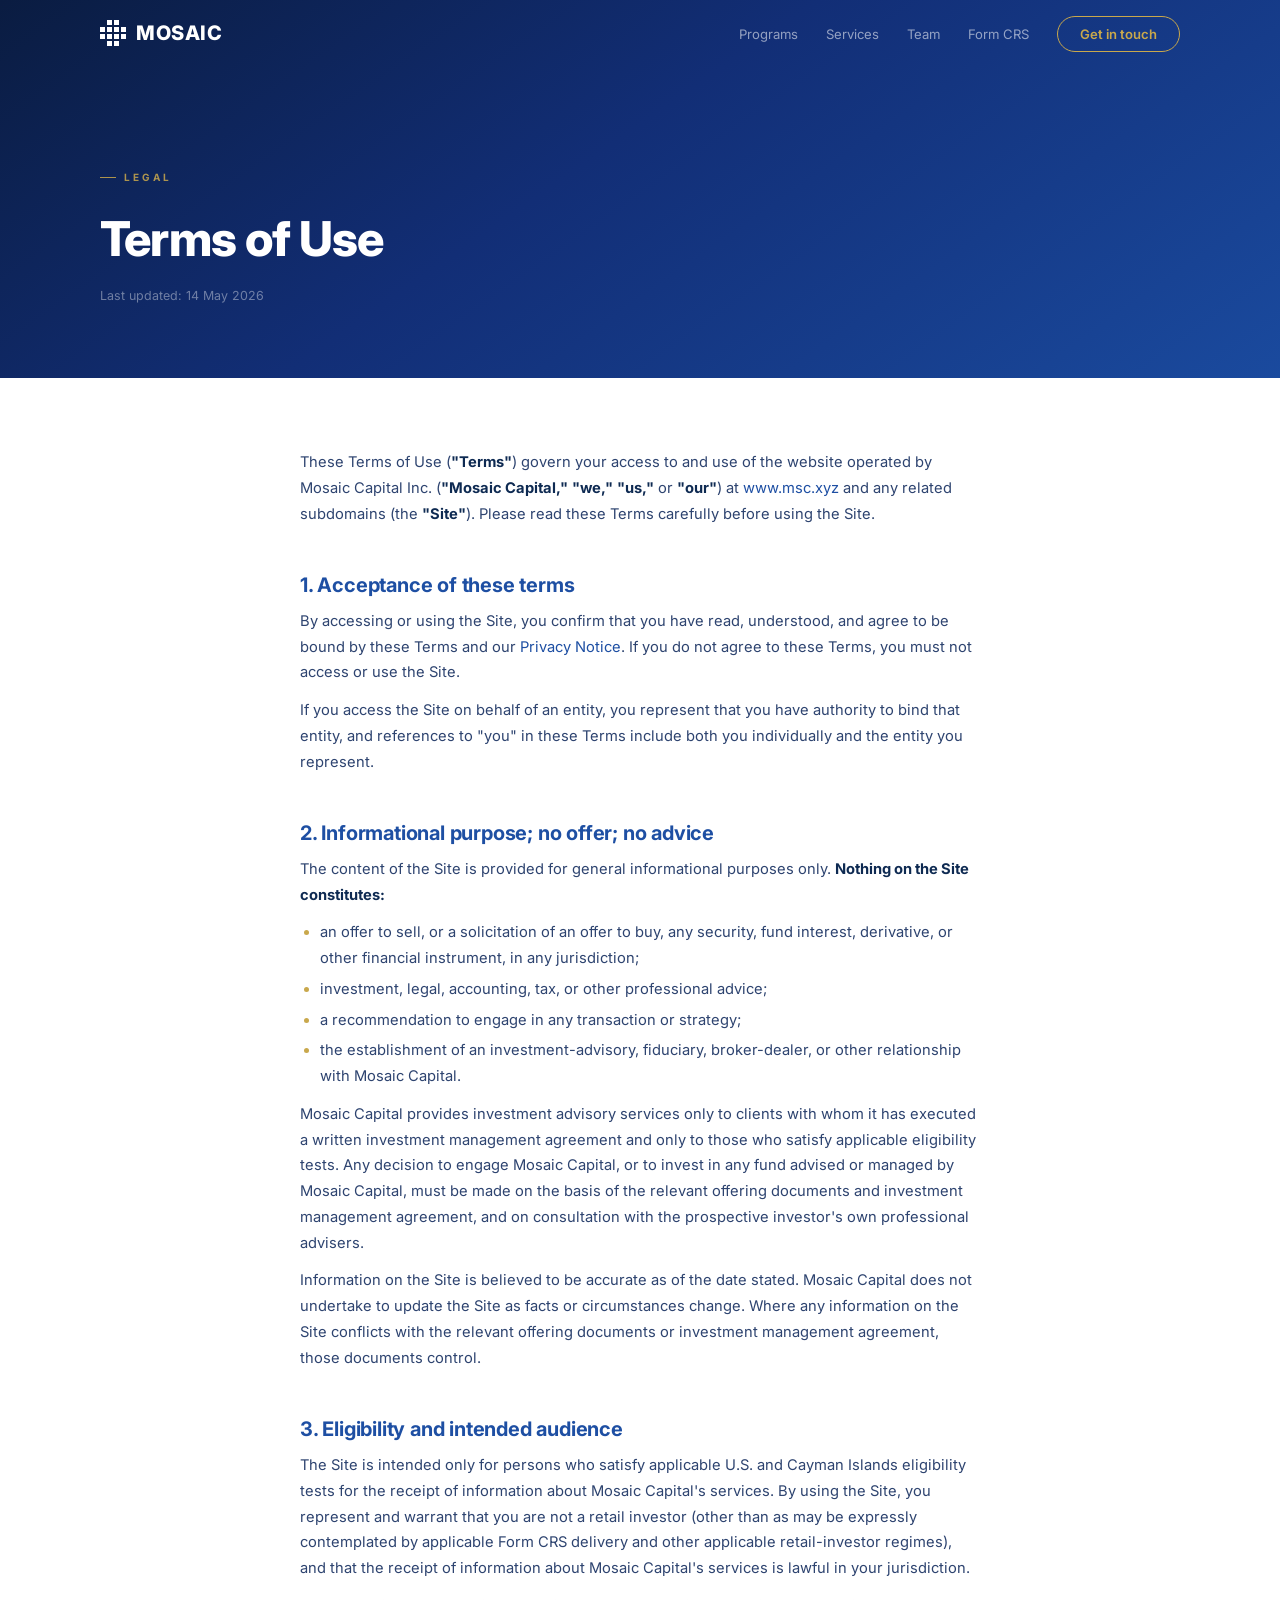
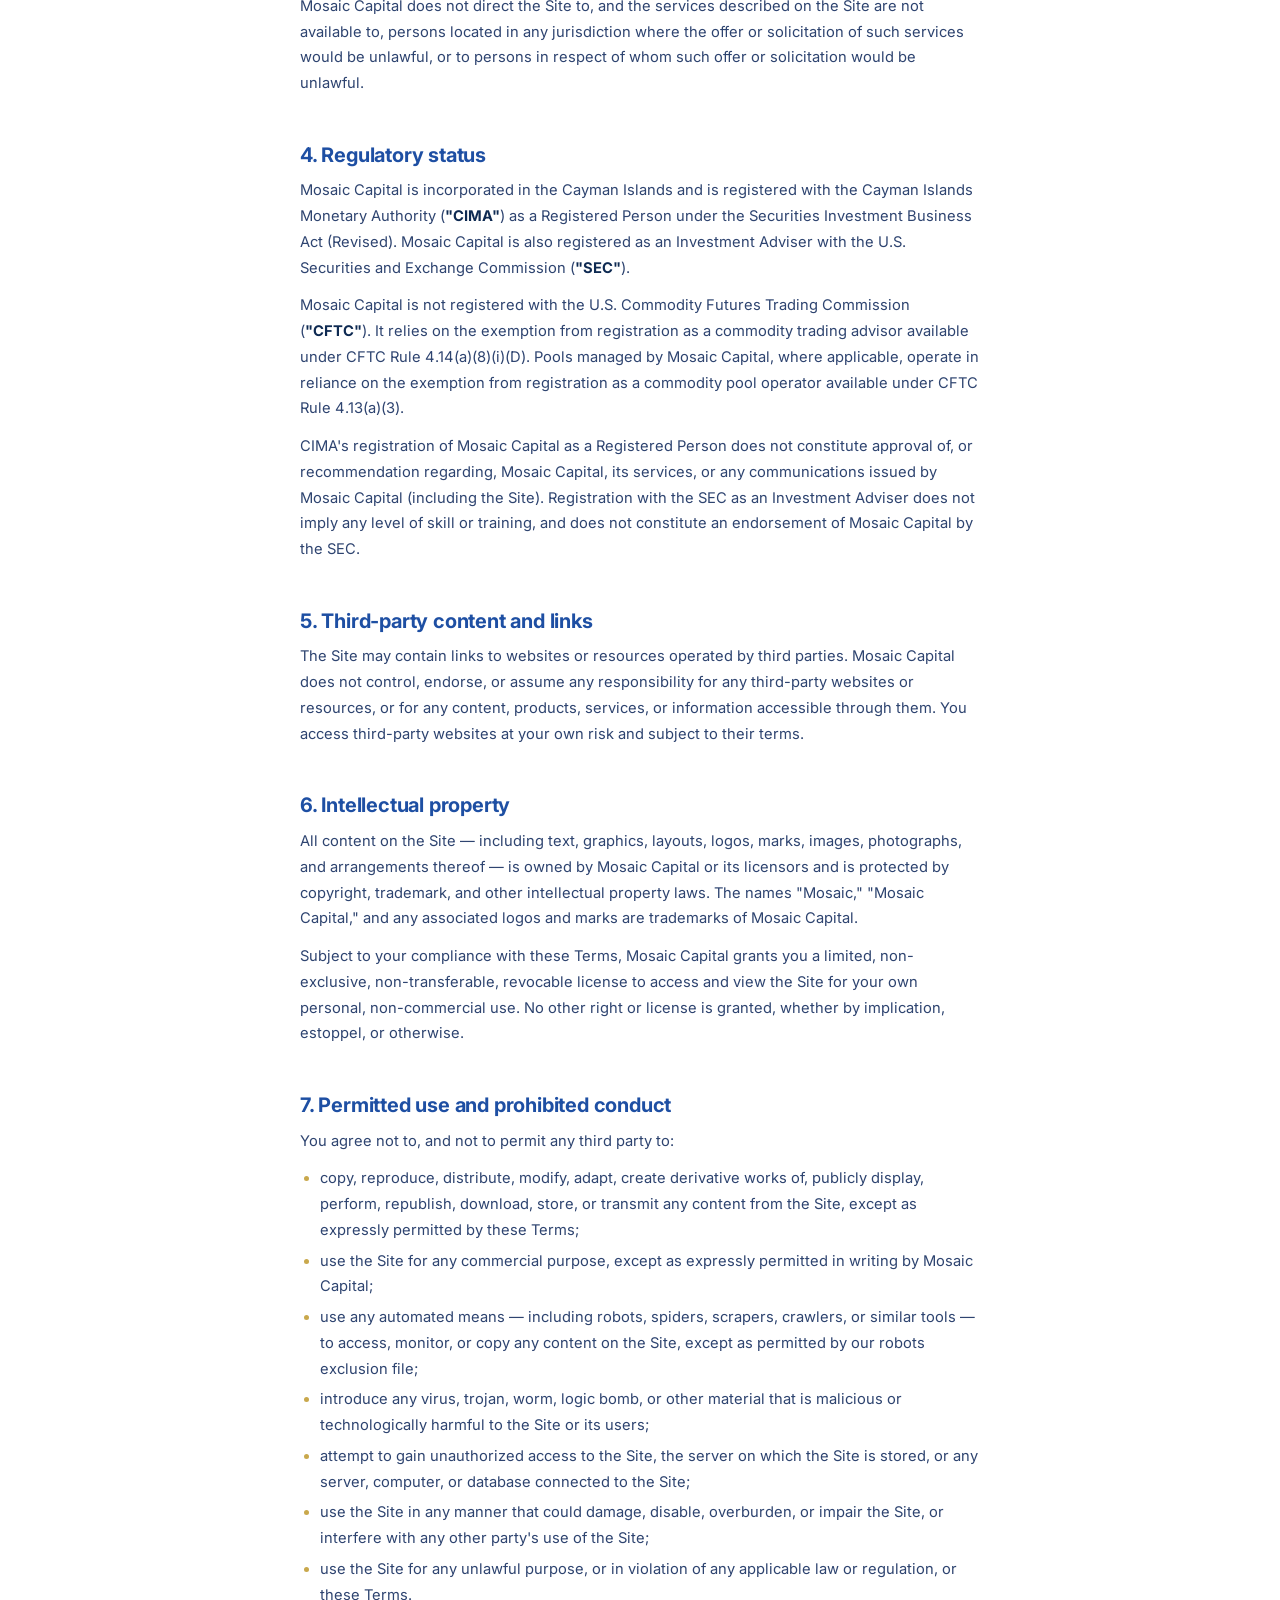
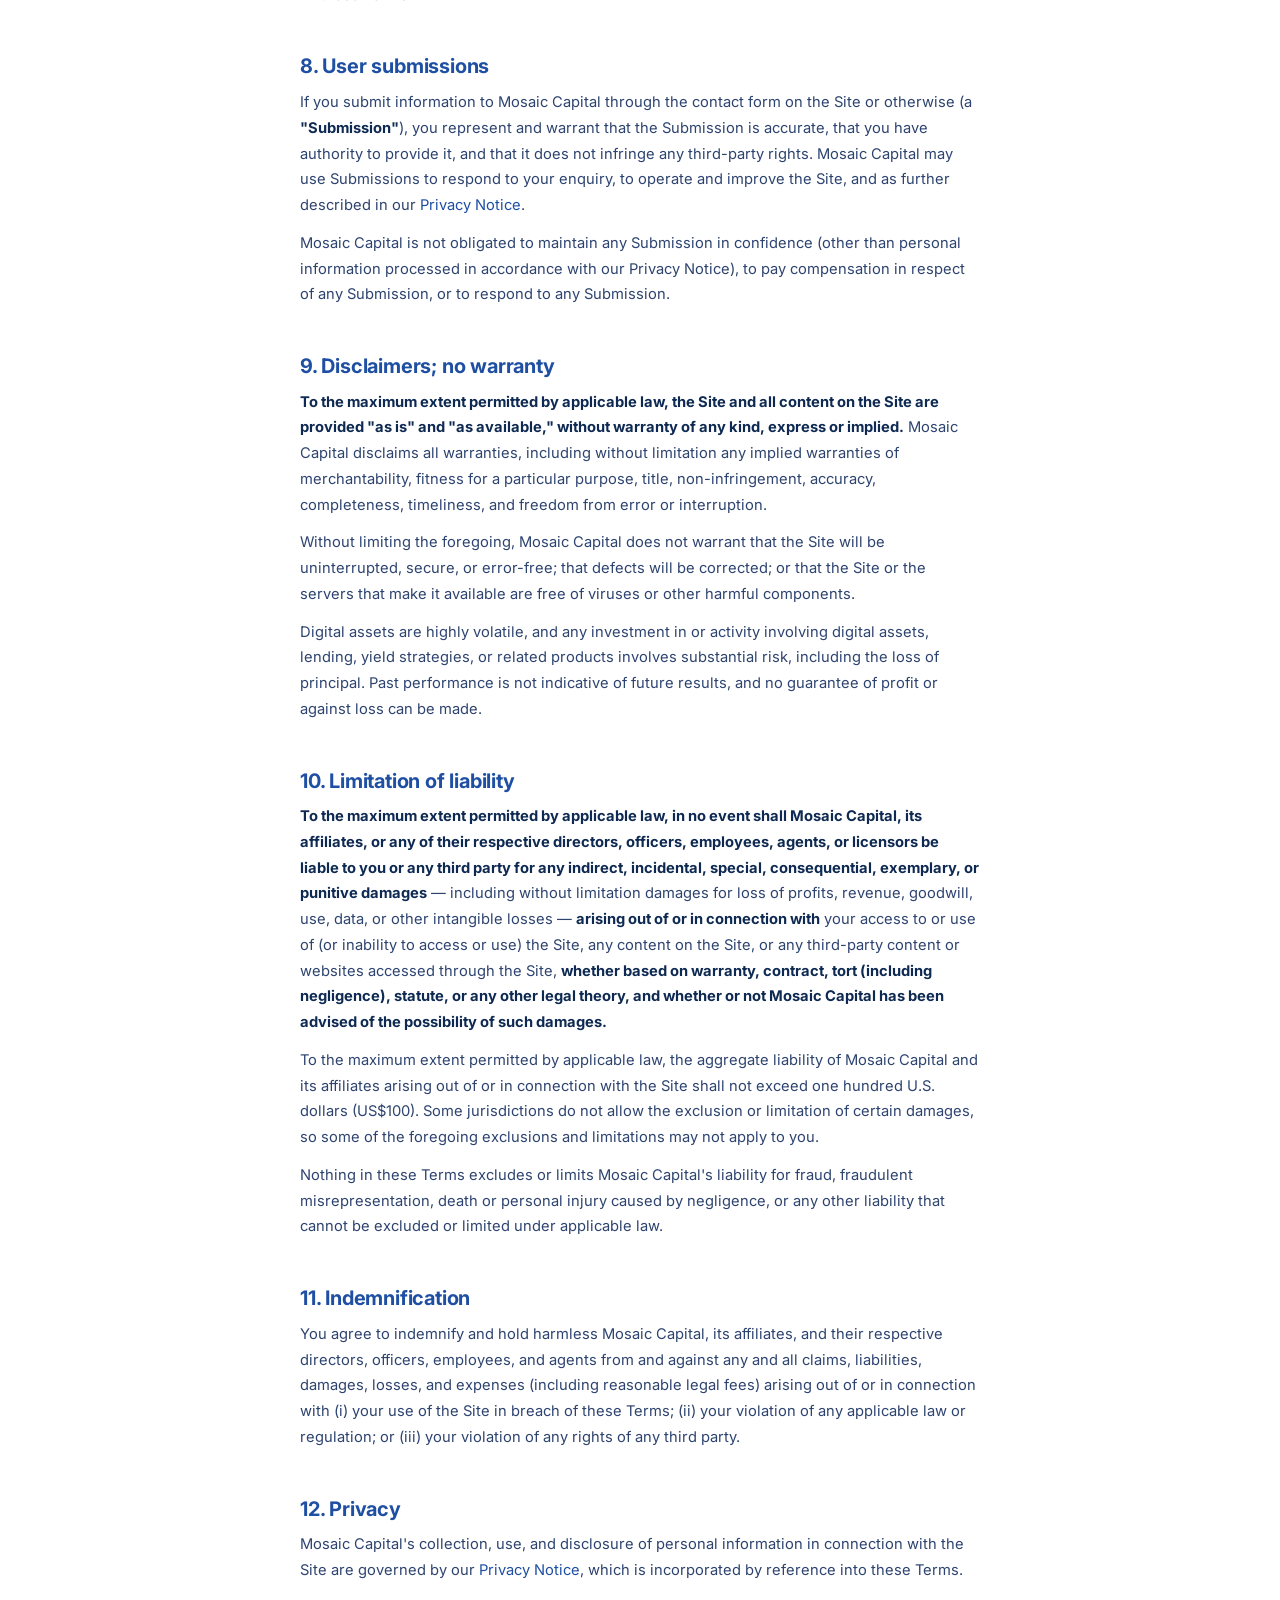
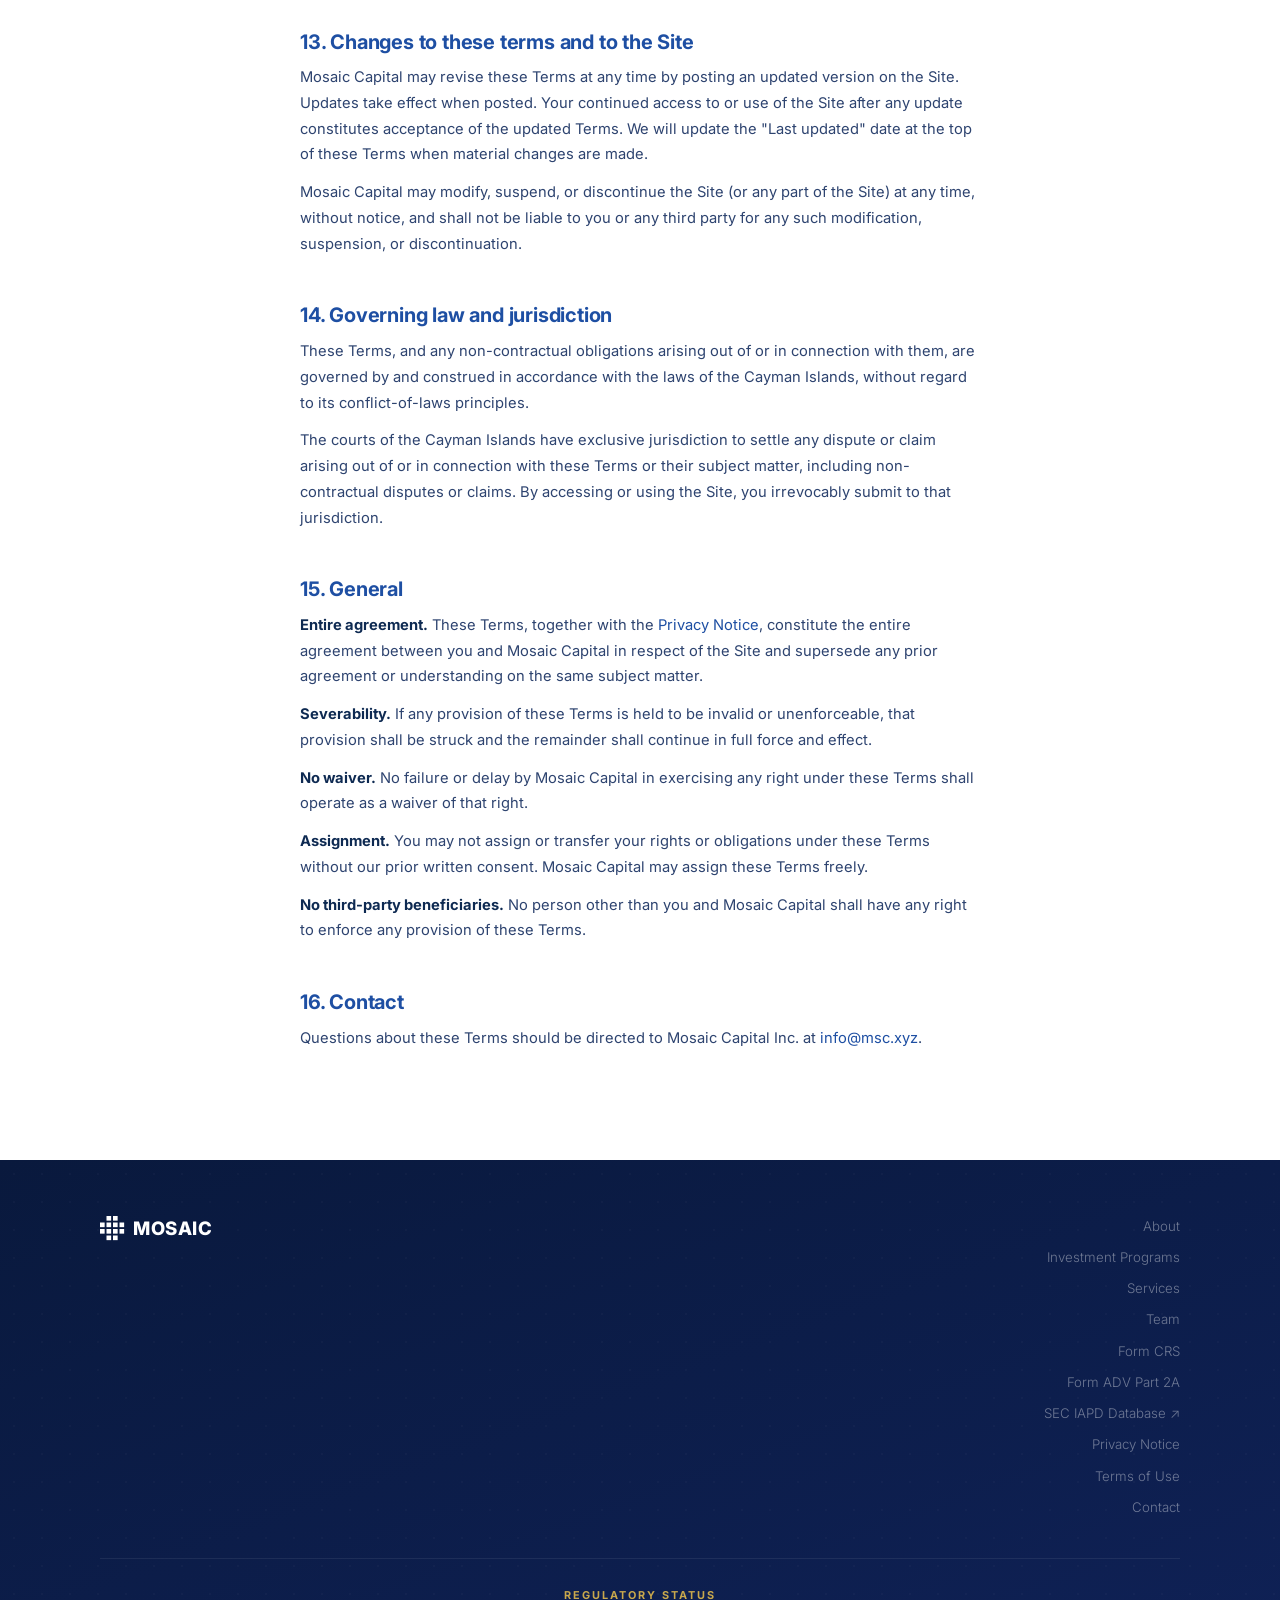
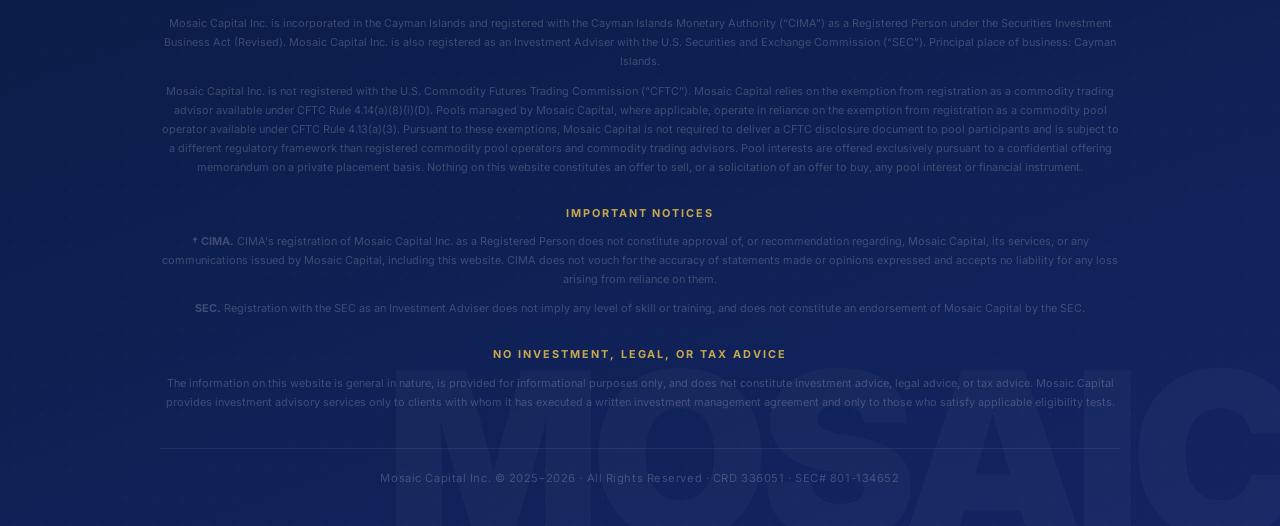
<file: terms.html>
<!DOCTYPE html>
<html lang="en">
<head>
  <meta charset="UTF-8" />
  <meta name="viewport" content="width=device-width, initial-scale=1.0" />
  <title>Terms of Use — Mosaic Capital</title>
  <meta name="description" content="Terms of Use governing your access to and use of Mosaic Capital's website." />
  <link rel="canonical" href="https://www.msc.xyz/terms.html" />
  <meta property="og:type" content="article" />
  <meta property="og:title" content="Terms of Use — Mosaic Capital" />
  <meta property="og:url" content="https://www.msc.xyz/terms.html" />
  <link rel="icon" type="image/svg+xml" href="favicon.svg" />
  <link rel="stylesheet" href="styles.css" />
  <link rel="preconnect" href="https://fonts.googleapis.com" />
  <link href="https://fonts.googleapis.com/css2?family=Inter:wght@300;400;500;600;700;800;900&display=swap" rel="stylesheet" />
  <style>
    .page-hero{background:linear-gradient(145deg,#0a1c41 0%,#122e76 45%,#1a4a9e 100%);padding:160px 0 72px}
    .page-hero h1{font-size:clamp(2rem,4vw,3rem);font-weight:800;color:var(--white);letter-spacing:-1px;margin-bottom:8px}
    .page-hero .meta{font-size:0.78rem;color:rgba(255,255,255,0.4)}
    .legal-body{max-width:760px;margin:0 auto;padding:72px 40px 96px}
    .legal-body h2{font-size:1.25rem;font-weight:700;color:var(--blue);letter-spacing:-0.2px;margin:48px 0 12px}
    .legal-body h2:first-child{margin-top:0}
    .legal-body h3{font-size:0.95rem;font-weight:600;color:var(--ink);margin:24px 0 8px}
    .legal-body p,.legal-body li{font-size:0.92rem;color:var(--ink-2);line-height:1.75}
    .legal-body p{margin-bottom:12px}
    .legal-body ul,.legal-body ol{margin:8px 0 12px 20px}
    .legal-body ul{list-style:disc}.legal-body ol{list-style:decimal}
    .legal-body li{margin-bottom:5px}.legal-body li::marker{color:var(--gold)}
    .legal-body strong{color:var(--ink)}.legal-body a{color:var(--blue)}
    @media(max-width:768px){.legal-body{padding:48px 20px 72px}.page-hero{padding:120px 20px 56px}}
  </style>
</head>
<body>

  <!-- NAV -->
  <nav id="navbar">
    <div class="nav-inner">
      <a href="index.html" class="logo">
        <svg class="logo-svg" viewBox="0 0 178 28" fill="none" xmlns="http://www.w3.org/2000/svg" aria-label="Mosaic Capital">
          <rect x="7"  y="0"  width="5" height="5" fill="white"/>
          <rect x="14" y="0"  width="5" height="5" fill="white"/>
          <rect x="0"  y="7"  width="5" height="5" fill="white"/>
          <rect x="7"  y="7"  width="5" height="5" fill="white"/>
          <rect x="14" y="7"  width="5" height="5" fill="white"/>
          <rect x="21" y="7"  width="5" height="5" fill="white"/>
          <rect x="0"  y="14" width="5" height="5" fill="white"/>
          <rect x="7"  y="14" width="5" height="5" fill="white"/>
          <rect x="14" y="14" width="5" height="5" fill="white"/>
          <rect x="21" y="14" width="5" height="5" fill="white"/>
          <rect x="7"  y="21" width="5" height="5" fill="white"/>
          <rect x="14" y="21" width="5" height="5" fill="white"/>
          <text x="36" y="20" font-family="'Inter',-apple-system,sans-serif" font-size="20" font-weight="800" fill="white" letter-spacing="0.5">MOSAIC</text>
        </svg>
      </a>
      <ul class="nav-links">
        <li><a href="index.html#programs">Programs</a></li>
        <li><a href="index.html#services">Services</a></li>
        <li><a href="index.html#team">Team</a></li>
        <li><a href="form-crs.pdf" target="_blank" rel="noopener noreferrer">Form CRS</a></li>
        <li><a href="index.html#contact" class="nav-cta">Get in touch</a></li>
      </ul>
      <button class="hamburger" id="hamburger" aria-label="Menu">
        <span></span><span></span><span></span>
      </button>
    </div>
  </nav>

  <!-- PAGE HEADER -->
  <div class="page-hero">
    <div class="container">
      <span class="label light">Legal</span>
      <h1>Terms of Use</h1>
      <div class="meta">Last updated: 14 May 2026</div>
    </div>
  </div>

  <!-- CONTENT -->
  <div class="s-white">
    <div class="legal-body">

      <p>These Terms of Use (<strong>"Terms"</strong>) govern your access to and use of the website operated by Mosaic Capital Inc. (<strong>"Mosaic Capital,"</strong> <strong>"we,"</strong> <strong>"us,"</strong> or <strong>"our"</strong>) at <a href="https://www.msc.xyz">www.msc.xyz</a> and any related subdomains (the <strong>"Site"</strong>). Please read these Terms carefully before using the Site.</p>

      <h2 id="acceptance">1. Acceptance of these terms</h2>
      <p>By accessing or using the Site, you confirm that you have read, understood, and agree to be bound by these Terms and our <a href="privacy.html">Privacy Notice</a>. If you do not agree to these Terms, you must not access or use the Site.</p>
      <p>If you access the Site on behalf of an entity, you represent that you have authority to bind that entity, and references to "you" in these Terms include both you individually and the entity you represent.</p>

      <h2 id="informational">2. Informational purpose; no offer; no advice</h2>
      <p>The content of the Site is provided for general informational purposes only. <strong>Nothing on the Site constitutes:</strong></p>
      <ul>
        <li>an offer to sell, or a solicitation of an offer to buy, any security, fund interest, derivative, or other financial instrument, in any jurisdiction;</li>
        <li>investment, legal, accounting, tax, or other professional advice;</li>
        <li>a recommendation to engage in any transaction or strategy;</li>
        <li>the establishment of an investment-advisory, fiduciary, broker-dealer, or other relationship with Mosaic Capital.</li>
      </ul>
      <p>Mosaic Capital provides investment advisory services only to clients with whom it has executed a written investment management agreement and only to those who satisfy applicable eligibility tests. Any decision to engage Mosaic Capital, or to invest in any fund advised or managed by Mosaic Capital, must be made on the basis of the relevant offering documents and investment management agreement, and on consultation with the prospective investor's own professional advisers.</p>
      <p>Information on the Site is believed to be accurate as of the date stated. Mosaic Capital does not undertake to update the Site as facts or circumstances change. Where any information on the Site conflicts with the relevant offering documents or investment management agreement, those documents control.</p>

      <h2 id="eligibility">3. Eligibility and intended audience</h2>
      <p>The Site is intended only for persons who satisfy applicable U.S. and Cayman Islands eligibility tests for the receipt of information about Mosaic Capital's services. By using the Site, you represent and warrant that you are not a retail investor (other than as may be expressly contemplated by applicable Form CRS delivery and other applicable retail-investor regimes), and that the receipt of information about Mosaic Capital's services is lawful in your jurisdiction.</p>
      <p>Mosaic Capital does not direct the Site to, and the services described on the Site are not available to, persons located in any jurisdiction where the offer or solicitation of such services would be unlawful, or to persons in respect of whom such offer or solicitation would be unlawful.</p>

      <h2 id="regulatory">4. Regulatory status</h2>
      <p>Mosaic Capital is incorporated in the Cayman Islands and is registered with the Cayman Islands Monetary Authority (<strong>"CIMA"</strong>) as a Registered Person under the Securities Investment Business Act (Revised). Mosaic Capital is also registered as an Investment Adviser with the U.S. Securities and Exchange Commission (<strong>"SEC"</strong>).</p>
      <p>Mosaic Capital is not registered with the U.S. Commodity Futures Trading Commission (<strong>"CFTC"</strong>). It relies on the exemption from registration as a commodity trading advisor available under CFTC Rule 4.14(a)(8)(i)(D). Pools managed by Mosaic Capital, where applicable, operate in reliance on the exemption from registration as a commodity pool operator available under CFTC Rule 4.13(a)(3).</p>
      <p>CIMA's registration of Mosaic Capital as a Registered Person does not constitute approval of, or recommendation regarding, Mosaic Capital, its services, or any communications issued by Mosaic Capital (including the Site). Registration with the SEC as an Investment Adviser does not imply any level of skill or training, and does not constitute an endorsement of Mosaic Capital by the SEC.</p>

      <h2 id="third-party-content">5. Third-party content and links</h2>
      <p>The Site may contain links to websites or resources operated by third parties. Mosaic Capital does not control, endorse, or assume any responsibility for any third-party websites or resources, or for any content, products, services, or information accessible through them. You access third-party websites at your own risk and subject to their terms.</p>

      <h2 id="intellectual-property">6. Intellectual property</h2>
      <p>All content on the Site — including text, graphics, layouts, logos, marks, images, photographs, and arrangements thereof — is owned by Mosaic Capital or its licensors and is protected by copyright, trademark, and other intellectual property laws. The names "Mosaic," "Mosaic Capital," and any associated logos and marks are trademarks of Mosaic Capital.</p>
      <p>Subject to your compliance with these Terms, Mosaic Capital grants you a limited, non-exclusive, non-transferable, revocable license to access and view the Site for your own personal, non-commercial use. No other right or license is granted, whether by implication, estoppel, or otherwise.</p>

      <h2 id="permitted-use">7. Permitted use and prohibited conduct</h2>
      <p>You agree not to, and not to permit any third party to:</p>
      <ul>
        <li>copy, reproduce, distribute, modify, adapt, create derivative works of, publicly display, perform, republish, download, store, or transmit any content from the Site, except as expressly permitted by these Terms;</li>
        <li>use the Site for any commercial purpose, except as expressly permitted in writing by Mosaic Capital;</li>
        <li>use any automated means — including robots, spiders, scrapers, crawlers, or similar tools — to access, monitor, or copy any content on the Site, except as permitted by our robots exclusion file;</li>
        <li>introduce any virus, trojan, worm, logic bomb, or other material that is malicious or technologically harmful to the Site or its users;</li>
        <li>attempt to gain unauthorized access to the Site, the server on which the Site is stored, or any server, computer, or database connected to the Site;</li>
        <li>use the Site in any manner that could damage, disable, overburden, or impair the Site, or interfere with any other party's use of the Site;</li>
        <li>use the Site for any unlawful purpose, or in violation of any applicable law or regulation, or these Terms.</li>
      </ul>

      <h2 id="user-submissions">8. User submissions</h2>
      <p>If you submit information to Mosaic Capital through the contact form on the Site or otherwise (a <strong>"Submission"</strong>), you represent and warrant that the Submission is accurate, that you have authority to provide it, and that it does not infringe any third-party rights. Mosaic Capital may use Submissions to respond to your enquiry, to operate and improve the Site, and as further described in our <a href="privacy.html">Privacy Notice</a>.</p>
      <p>Mosaic Capital is not obligated to maintain any Submission in confidence (other than personal information processed in accordance with our Privacy Notice), to pay compensation in respect of any Submission, or to respond to any Submission.</p>

      <h2 id="disclaimers">9. Disclaimers; no warranty</h2>
      <p><strong>To the maximum extent permitted by applicable law, the Site and all content on the Site are provided "as is" and "as available," without warranty of any kind, express or implied.</strong> Mosaic Capital disclaims all warranties, including without limitation any implied warranties of merchantability, fitness for a particular purpose, title, non-infringement, accuracy, completeness, timeliness, and freedom from error or interruption.</p>
      <p>Without limiting the foregoing, Mosaic Capital does not warrant that the Site will be uninterrupted, secure, or error-free; that defects will be corrected; or that the Site or the servers that make it available are free of viruses or other harmful components.</p>
      <p>Digital assets are highly volatile, and any investment in or activity involving digital assets, lending, yield strategies, or related products involves substantial risk, including the loss of principal. Past performance is not indicative of future results, and no guarantee of profit or against loss can be made.</p>

      <h2 id="limitation-of-liability">10. Limitation of liability</h2>
      <p><strong>To the maximum extent permitted by applicable law, in no event shall Mosaic Capital, its affiliates, or any of their respective directors, officers, employees, agents, or licensors be liable to you or any third party for any indirect, incidental, special, consequential, exemplary, or punitive damages</strong> — including without limitation damages for loss of profits, revenue, goodwill, use, data, or other intangible losses — <strong>arising out of or in connection with</strong> your access to or use of (or inability to access or use) the Site, any content on the Site, or any third-party content or websites accessed through the Site, <strong>whether based on warranty, contract, tort (including negligence), statute, or any other legal theory, and whether or not Mosaic Capital has been advised of the possibility of such damages.</strong></p>
      <p>To the maximum extent permitted by applicable law, the aggregate liability of Mosaic Capital and its affiliates arising out of or in connection with the Site shall not exceed one hundred U.S. dollars (US$100). Some jurisdictions do not allow the exclusion or limitation of certain damages, so some of the foregoing exclusions and limitations may not apply to you.</p>
      <p>Nothing in these Terms excludes or limits Mosaic Capital's liability for fraud, fraudulent misrepresentation, death or personal injury caused by negligence, or any other liability that cannot be excluded or limited under applicable law.</p>

      <h2 id="indemnification">11. Indemnification</h2>
      <p>You agree to indemnify and hold harmless Mosaic Capital, its affiliates, and their respective directors, officers, employees, and agents from and against any and all claims, liabilities, damages, losses, and expenses (including reasonable legal fees) arising out of or in connection with (i) your use of the Site in breach of these Terms; (ii) your violation of any applicable law or regulation; or (iii) your violation of any rights of any third party.</p>

      <h2 id="privacy">12. Privacy</h2>
      <p>Mosaic Capital's collection, use, and disclosure of personal information in connection with the Site are governed by our <a href="privacy.html">Privacy Notice</a>, which is incorporated by reference into these Terms.</p>

      <h2 id="changes">13. Changes to these terms and to the Site</h2>
      <p>Mosaic Capital may revise these Terms at any time by posting an updated version on the Site. Updates take effect when posted. Your continued access to or use of the Site after any update constitutes acceptance of the updated Terms. We will update the "Last updated" date at the top of these Terms when material changes are made.</p>
      <p>Mosaic Capital may modify, suspend, or discontinue the Site (or any part of the Site) at any time, without notice, and shall not be liable to you or any third party for any such modification, suspension, or discontinuation.</p>

      <h2 id="governing-law">14. Governing law and jurisdiction</h2>
      <p>These Terms, and any non-contractual obligations arising out of or in connection with them, are governed by and construed in accordance with the laws of the Cayman Islands, without regard to its conflict-of-laws principles.</p>
      <p>The courts of the Cayman Islands have exclusive jurisdiction to settle any dispute or claim arising out of or in connection with these Terms or their subject matter, including non-contractual disputes or claims. By accessing or using the Site, you irrevocably submit to that jurisdiction.</p>

      <h2 id="general">15. General</h2>
      <p><strong>Entire agreement.</strong> These Terms, together with the <a href="privacy.html">Privacy Notice</a>, constitute the entire agreement between you and Mosaic Capital in respect of the Site and supersede any prior agreement or understanding on the same subject matter.</p>
      <p><strong>Severability.</strong> If any provision of these Terms is held to be invalid or unenforceable, that provision shall be struck and the remainder shall continue in full force and effect.</p>
      <p><strong>No waiver.</strong> No failure or delay by Mosaic Capital in exercising any right under these Terms shall operate as a waiver of that right.</p>
      <p><strong>Assignment.</strong> You may not assign or transfer your rights or obligations under these Terms without our prior written consent. Mosaic Capital may assign these Terms freely.</p>
      <p><strong>No third-party beneficiaries.</strong> No person other than you and Mosaic Capital shall have any right to enforce any provision of these Terms.</p>

      <h2 id="contact">16. Contact</h2>
      <p>Questions about these Terms should be directed to Mosaic Capital Inc. at <a href="mailto:info@msc.xyz">info@msc.xyz</a>.</p>

    </div>
  </div>

  <!-- FOOTER -->
  <footer>
    <div class="footer-inner">
      <div class="footer-top">
        <div class="footer-brand">
          <svg class="logo-svg" viewBox="0 0 178 28" fill="none" xmlns="http://www.w3.org/2000/svg" aria-label="Mosaic Capital">
            <rect x="7"  y="0"  width="5" height="5" fill="white"/>
            <rect x="14" y="0"  width="5" height="5" fill="white"/>
            <rect x="0"  y="7"  width="5" height="5" fill="white"/>
            <rect x="7"  y="7"  width="5" height="5" fill="white"/>
            <rect x="14" y="7"  width="5" height="5" fill="white"/>
            <rect x="21" y="7"  width="5" height="5" fill="white"/>
            <rect x="0"  y="14" width="5" height="5" fill="white"/>
            <rect x="7"  y="14" width="5" height="5" fill="white"/>
            <rect x="14" y="14" width="5" height="5" fill="white"/>
            <rect x="21" y="14" width="5" height="5" fill="white"/>
            <rect x="7"  y="21" width="5" height="5" fill="white"/>
            <rect x="14" y="21" width="5" height="5" fill="white"/>
            <text x="36" y="20" font-family="'Inter',-apple-system,sans-serif" font-size="20" font-weight="800" fill="white" letter-spacing="0.5">MOSAIC</text>
          </svg>
        </div>
        <nav class="footer-nav">
          <a href="index.html#about">About</a>
          <a href="index.html#programs">Investment Programs</a>
          <a href="index.html#services">Services</a>
          <a href="index.html#team">Team</a>
          <a href="form-crs.pdf" target="_blank" rel="noopener noreferrer">Form CRS</a>
          <a href="form-adv-2a.pdf" target="_blank" rel="noopener noreferrer">Form ADV Part 2A</a>
          <a href="https://adviserinfo.sec.gov/firm/summary/336051" target="_blank" rel="noopener noreferrer">SEC IAPD Database &#8599;</a>
          <a href="privacy.html">Privacy Notice</a>
          <a href="terms.html">Terms of Use</a>
          <a href="index.html#contact">Contact</a>
        </nav>
      </div>
      <div class="footer-bottom">
        <div class="disclosure">
          <h6>Regulatory Status</h6>
          <p>Mosaic Capital Inc. is incorporated in the Cayman Islands and registered with the Cayman Islands Monetary Authority (&ldquo;CIMA&rdquo;) as a Registered Person under the Securities Investment Business Act (Revised). Mosaic Capital Inc. is also registered as an Investment Adviser with the U.S. Securities and Exchange Commission (&ldquo;SEC&rdquo;). Principal place of business: Cayman Islands.</p>
          <p>Mosaic Capital Inc. is not registered with the U.S. Commodity Futures Trading Commission (&ldquo;CFTC&rdquo;). Mosaic Capital relies on the exemption from registration as a commodity trading advisor available under CFTC Rule 4.14(a)(8)(i)(D). Pools managed by Mosaic Capital, where applicable, operate in reliance on the exemption from registration as a commodity pool operator available under CFTC Rule 4.13(a)(3). Pursuant to these exemptions, Mosaic Capital is not required to deliver a CFTC disclosure document to pool participants and is subject to a different regulatory framework than registered commodity pool operators and commodity trading advisors. Pool interests are offered exclusively pursuant to a confidential offering memorandum on a private placement basis. Nothing on this website constitutes an offer to sell, or a solicitation of an offer to buy, any pool interest or financial instrument.</p>
          <h6>Important Notices</h6>
          <p><strong>&dagger; CIMA.</strong> CIMA's registration of Mosaic Capital Inc. as a Registered Person does not constitute approval of, or recommendation regarding, Mosaic Capital, its services, or any communications issued by Mosaic Capital, including this website. CIMA does not vouch for the accuracy of statements made or opinions expressed and accepts no liability for any loss arising from reliance on them.</p>
          <p><strong>SEC.</strong> Registration with the SEC as an Investment Adviser does not imply any level of skill or training, and does not constitute an endorsement of Mosaic Capital by the SEC.</p>
          <h6>No Investment, Legal, or Tax Advice</h6>
          <p>The information on this website is general in nature, is provided for informational purposes only, and does not constitute investment advice, legal advice, or tax advice. Mosaic Capital provides investment advisory services only to clients with whom it has executed a written investment management agreement and only to those who satisfy applicable eligibility tests.</p>
          <p class="copyright">Mosaic Capital Inc. &copy; 2025&ndash;2026 &middot; All Rights Reserved &middot; CRD 336051 &middot; SEC# 801-134652</p>
        </div>
      </div>
    </div>
  </footer>

  <script src="script.js"></script>
</body>
</html>
</file>
<file: styles.css>
/* =============================================
   MOSAIC CAPITAL · msc.xyz
   Modern · Clean · Institutional
   Navy #1e4fa3 · Cream #f4f0e8 · Gold #c9a84c
   ============================================= */

:root {
  --blue:       #1e4fa3;
  --blue-dark:  #163d8a;
  --blue-light: #2d66c0;
  --cream:      #f4f0e8;
  --cream-2:    #eae5d8;
  --white:      #ffffff;
  --gold:       #c9a84c;
  --gold-hi:    #ddb94e;
  --gold-lt:    #edd875;
  --ink:        #0e2a52;
  --ink-2:      #2e4470;
  --muted:      #7088b0;
  --border:     rgba(30,79,163,0.1);
  --border-w:   rgba(255,255,255,0.12);
  --font:       'Inter', -apple-system, BlinkMacSystemFont, sans-serif;
  --ease:       cubic-bezier(0.22, 1, 0.36, 1);
  --max:        1160px;
}

/* ── RESET ─────────────────────────── */
*,*::before,*::after{box-sizing:border-box;margin:0;padding:0}
html{scroll-behavior:smooth}
body{font-family:var(--font);color:var(--ink);background:var(--white);line-height:1.6;-webkit-font-smoothing:antialiased}
a{text-decoration:none;color:inherit}
ul{list-style:none}
img{max-width:100%;display:block}

/* ── LAYOUT ────────────────────────── */
.container{max-width:var(--max);margin:0 auto;padding:0 40px}
.section{padding:100px 0;scroll-margin-top:80px}
.s-white{background:var(--white)}
.s-cream{background:var(--cream)}
.s-blue{background:var(--blue)}

/* ── TYPOGRAPHY HELPERS ─────────────── */
.label{
  display:inline-flex;align-items:center;gap:8px;
  font-size:10px;font-weight:700;
  letter-spacing:3px;text-transform:uppercase;
  color:var(--gold);margin-bottom:16px
}
.label::before{
  content:'';display:inline-block;
  width:16px;height:1.5px;background:var(--gold);
  flex-shrink:0
}
.label.light{color:rgba(201,168,76,0.85)}
.label.light::before{background:rgba(201,168,76,0.85)}
h2{
  font-size:clamp(2.2rem,4.5vw,3.4rem);
  font-weight:800;line-height:1.08;
  letter-spacing:-1.5px;color:var(--ink);
  margin-bottom:24px
}
h2.light{color:var(--white)}
.section-intro{
  font-size:1.05rem;color:var(--ink-2);
  max-width:600px;line-height:1.75;
  margin-bottom:60px
}

/* ── BUTTONS ────────────────────────── */
.btn-fill{
  display:inline-block;background:var(--gold);
  color:var(--ink);font-weight:700;font-size:0.85rem;
  padding:14px 30px;border-radius:100px;
  position:relative;overflow:hidden;
  transition:background 0.2s var(--ease),transform 0.2s var(--ease),box-shadow 0.2s
}
.btn-fill::after{
  content:'';position:absolute;
  top:0;left:-100%;width:50%;height:100%;
  background:linear-gradient(90deg,transparent,rgba(255,255,255,0.28),transparent);
  animation:btn-shimmer 3.5s ease-in-out infinite
}
@keyframes btn-shimmer{0%{left:-100%}50%,100%{left:200%}}
.btn-fill:hover{background:var(--gold-hi);transform:translateY(-2px);box-shadow:0 8px 24px rgba(201,168,76,0.35)}
.btn-line{
  display:inline-block;background:transparent;
  color:rgba(255,255,255,0.85);font-size:0.85rem;font-weight:500;
  padding:14px 30px;border-radius:100px;
  border:1px solid rgba(255,255,255,0.25);
  transition:border-color 0.2s,color 0.2s,background 0.2s
}
.btn-line:hover{border-color:var(--gold);color:var(--gold);background:rgba(201,168,76,0.06)}
.text-link{
  font-size:0.88rem;font-weight:600;color:var(--blue);
  display:inline-flex;align-items:center;gap:6px;
  transition:gap 0.2s var(--ease)
}
.text-link:hover{gap:10px}
.btn-fill-sm{
  display:inline-block;background:var(--gold);
  color:var(--ink);font-weight:700;font-size:0.82rem;
  padding:11px 24px;border-radius:100px;
  transition:background 0.2s,transform 0.2s
}
.btn-fill-sm:hover{background:var(--gold-hi);transform:translateY(-1px)}
.btn-outline-sm{
  display:inline-block;
  color:rgba(255,255,255,0.65);font-size:0.82rem;font-weight:500;
  padding:11px 24px;border-radius:100px;
  border:1px solid rgba(255,255,255,0.2);
  transition:border-color 0.2s,color 0.2s
}
.btn-outline-sm:hover{border-color:var(--gold);color:var(--gold)}

/* ── TAGS ───────────────────────────── */
.tags{display:flex;flex-wrap:wrap;gap:6px;margin-top:14px}
.tags span{
  font-size:0.68rem;font-weight:600;letter-spacing:0.3px;
  background:rgba(255,255,255,0.1);color:rgba(255,255,255,0.7);
  padding:4px 12px;border-radius:100px;
  border:1px solid rgba(255,255,255,0.15)
}
.s-cream .tags span,.s-white .tags span{
  background:rgba(30,79,163,0.06);color:var(--ink-2);
  border-color:var(--border)
}

/* ── NAVBAR ────────────────────────── */
#navbar{
  position:fixed;top:0;left:0;right:0;z-index:1000;
  padding:20px 0;
  transition:background 0.3s,padding 0.3s,backdrop-filter 0.3s
}
#navbar.scrolled{
  background:rgba(10,28,65,0.88);
  backdrop-filter:blur(24px);-webkit-backdrop-filter:blur(24px);
  padding:12px 0;
  border-bottom:1px solid rgba(255,255,255,0.06)
}
.nav-inner{
  max-width:var(--max);margin:0 auto;padding:0 40px;
  display:flex;align-items:center;justify-content:space-between
}
.logo{display:flex;align-items:center}
.logo-svg{height:28px;width:auto}
.nav-links{display:flex;align-items:center;gap:28px}
.nav-links a{
  font-size:0.82rem;font-weight:400;
  color:rgba(255,255,255,0.55);
  transition:color 0.2s
}
.nav-links a:hover{color:var(--white)}
.nav-cta{
  padding:9px 22px !important;border-radius:100px !important;
  border:1px solid var(--gold) !important;
  color:var(--gold) !important;font-weight:600 !important;
  transition:background 0.2s,color 0.2s !important
}
.nav-cta:hover{background:var(--gold) !important;color:var(--ink) !important}
@media(max-width:768px){.metrics-grid{grid-template-columns:1fr 1fr !important}}
.hamburger{
  display:none;flex-direction:column;gap:5px;
  background:none;border:none;cursor:pointer;z-index:1001
}
.hamburger span{
  display:block;width:22px;height:1.5px;
  background:var(--white);border-radius:2px;transition:0.2s
}

/* ── HERO ───────────────────────────── */
#hero{
  min-height:100vh;
  background:linear-gradient(145deg,#0a1c41 0%,#122e76 45%,#1a4a9e 75%,#1e4fa3 100%);
  display:flex;align-items:center;
  padding:120px 40px 80px;
  position:relative;overflow:hidden
}
.hero-bg{position:absolute;inset:0;overflow:hidden;pointer-events:none}
.orb{position:absolute;border-radius:50%;filter:blur(100px)}
.orb-1{
  width:700px;height:700px;
  background:radial-gradient(circle,rgba(45,102,192,0.55) 0%,transparent 70%);
  top:-250px;right:-150px;
  animation:orb-float 14s ease-in-out infinite
}
.orb-2{
  width:500px;height:500px;
  background:radial-gradient(circle,rgba(201,168,76,0.18) 0%,transparent 70%);
  bottom:-150px;left:-80px;
  animation:orb-float 10s ease-in-out infinite reverse;
  animation-delay:-3s
}
.orb-3{
  width:350px;height:350px;
  background:radial-gradient(circle,rgba(22,61,138,0.6) 0%,transparent 70%);
  top:40%;left:55%;
  animation:orb-float 16s ease-in-out infinite;
  animation-delay:-7s
}
@keyframes orb-float{
  0%,100%{transform:translate(0,0)}
  30%{transform:translate(24px,-18px)}
  70%{transform:translate(-18px,24px)}
}
#hero::before{
  content:'';position:absolute;inset:0;
  background-image:radial-gradient(circle,rgba(255,255,255,0.035) 1px,transparent 1px);
  background-size:32px 32px;pointer-events:none
}
#hero::after{
  content:'MOSAIC';position:absolute;
  right:-30px;bottom:-80px;
  font-size:clamp(120px,20vw,260px);font-weight:900;
  color:rgba(255,255,255,0.03);letter-spacing:-8px;
  pointer-events:none;user-select:none;line-height:1
}
.hero-badge{
  display:inline-flex;align-items:center;gap:10px;
  background:rgba(255,255,255,0.07);
  border:1px solid rgba(255,255,255,0.14);
  backdrop-filter:blur(12px);-webkit-backdrop-filter:blur(12px);
  padding:8px 18px 8px 14px;border-radius:100px;
  font-size:0.72rem;font-weight:500;
  color:rgba(255,255,255,0.65);letter-spacing:0.3px;
  margin-bottom:36px;width:fit-content
}
.badge-dot{
  width:7px;height:7px;border-radius:50%;
  background:#4ade80;
  box-shadow:0 0 8px #4ade80;
  animation:pulse-dot 2.5s ease-in-out infinite;
  flex-shrink:0
}
@keyframes pulse-dot{
  0%,100%{opacity:1;box-shadow:0 0 8px rgba(74,222,128,0.8)}
  50%{opacity:0.65;box-shadow:0 0 16px rgba(74,222,128,0.4)}
}
.hero-inner{
  max-width:var(--max);margin:0 auto;width:100%;
  position:relative;z-index:1
}
.hero-text{max-width:700px}
.eyebrow{
  display:inline-flex;align-items:center;gap:8px;
  font-size:0.72rem;font-weight:600;letter-spacing:2.5px;
  text-transform:uppercase;color:var(--gold);
  margin-bottom:28px
}
.eyebrow::before{content:'';width:20px;height:1px;background:var(--gold)}
#hero h1{
  font-size:clamp(3rem,7vw,5.5rem);font-weight:800;
  color:var(--white);line-height:1.02;
  letter-spacing:-2.5px;margin-bottom:24px
}
.hero-accent{
  background:linear-gradient(135deg,var(--gold-lt) 0%,var(--gold) 50%,var(--gold-hi) 100%);
  -webkit-background-clip:text;-webkit-text-fill-color:transparent;
  background-clip:text
}
#hero p{
  font-size:1.05rem;color:rgba(255,255,255,0.65);
  max-width:480px;line-height:1.8;margin-bottom:44px
}
.hero-actions{display:flex;gap:12px;flex-wrap:wrap}
.hero-stats{
  display:grid;grid-template-columns:repeat(4,1fr);
  gap:0;margin-top:80px;
  border-top:1px solid rgba(255,255,255,0.1);
  padding-top:36px
}
.stat-item{padding-right:32px}
.stat-n{
  display:block;font-size:2.2rem;font-weight:800;
  background:linear-gradient(135deg,var(--white) 60%,rgba(255,255,255,0.6) 100%);
  -webkit-background-clip:text;-webkit-text-fill-color:transparent;
  background-clip:text;
  letter-spacing:-1px;line-height:1;
  margin-bottom:6px
}
.stat-l{display:block;font-size:0.75rem;color:rgba(255,255,255,0.4);font-weight:400}

/* ── ABOUT ──────────────────────────── */
.about-layout{display:grid;grid-template-columns:1fr 1fr;gap:80px;align-items:start}
.about-left h2{margin-bottom:20px}
.about-left p{color:var(--ink-2);font-size:0.96rem;line-height:1.8;margin-bottom:28px}
.pillar{
  display:flex;gap:20px;align-items:flex-start;
  padding:24px 0;border-bottom:1px solid var(--border);
  transition:background 0.2s;border-radius:8px;
  margin:0 -8px;padding-left:8px;padding-right:8px
}
.pillar:first-child{border-top:1px solid var(--border)}
.pillar:hover{background:rgba(30,79,163,0.03)}
.pillar-n{
  font-size:0.7rem;font-weight:700;color:var(--gold);
  letter-spacing:1px;min-width:22px;margin-top:3px
}
.pillar strong{display:block;font-size:0.9rem;font-weight:700;color:var(--ink);margin-bottom:4px}
.pillar p{font-size:0.84rem;color:var(--muted);line-height:1.6;margin:0}

/* ── SERVICES ───────────────────────── */
#services h2{margin-bottom:48px}
.services-grid{
  display:grid;grid-template-columns:repeat(2,1fr);
  gap:20px
}
.svc-card{
  background:var(--white);border-radius:20px;
  padding:36px;
  box-shadow:0 2px 16px rgba(30,79,163,0.06);
  border:1px solid rgba(30,79,163,0.06);
  transition:box-shadow 0.35s var(--ease),transform 0.35s var(--ease),border-color 0.35s
}
.svc-card:hover{
  box-shadow:0 16px 48px rgba(30,79,163,0.14);
  transform:translateY(-4px);
  border-color:rgba(30,79,163,0.12)
}
.svc-featured{
  grid-column:span 2;
  background:linear-gradient(135deg,var(--blue-dark) 0%,var(--blue) 100%);
  color:var(--white);
  display:grid;grid-template-columns:auto 1fr 1fr;
  gap:0 48px;align-items:start;
  border:none;
  box-shadow:0 4px 32px rgba(22,61,138,0.35)
}
.svc-featured:hover{
  background:linear-gradient(135deg,#0f2d6e 0%,var(--blue-dark) 100%);
  transform:translateY(-4px);
  box-shadow:0 16px 56px rgba(22,61,138,0.45)
}
.svc-num{
  font-size:0.68rem;font-weight:700;letter-spacing:1.5px;
  color:var(--gold);display:block;margin-bottom:14px
}
.svc-featured .svc-num{grid-column:1/-1}
.svc-card h3{
  font-size:1.1rem;font-weight:700;color:var(--ink);
  margin-bottom:10px;letter-spacing:-0.3px
}
.svc-featured h3{color:var(--white);font-size:1.3rem}
.svc-card p{font-size:0.86rem;color:var(--muted);line-height:1.7}
.svc-card ul{list-style:disc;padding-left:18px;margin-top:10px}
.svc-card ul li{font-size:0.83rem;color:var(--muted);line-height:1.6;margin-bottom:4px}
.svc-featured p{color:rgba(255,255,255,0.65)}
.svc-featured ul{margin-top:4px}
.svc-featured ul li{
  font-size:0.83rem;color:rgba(255,255,255,0.6);
  padding:7px 0;border-top:1px solid rgba(255,255,255,0.08);
  padding-left:16px;position:relative
}
.svc-featured ul li:last-child{border-bottom:1px solid rgba(255,255,255,0.08)}
.svc-featured ul li::before{content:'→';position:absolute;left:0;color:var(--gold);font-size:0.75rem}

/* ── OPTIONS ────────────────────────── */
#options h2{margin-bottom:16px}
.options-header{
  display:grid;grid-template-columns:1fr 1fr;
  gap:40px;align-items:end;margin-bottom:48px
}
.options-header p{
  font-size:0.96rem;color:rgba(255,255,255,0.6);
  line-height:1.75;margin:0
}
.strat-grid{
  display:grid;grid-template-columns:repeat(4,1fr);
  gap:16px;margin-bottom:32px
}
.strat-card{
  background:rgba(255,255,255,0.05);
  border:1px solid rgba(255,255,255,0.08);
  border-radius:16px;padding:28px 24px;
  position:relative;overflow:hidden;
  transition:background 0.3s,box-shadow 0.3s,transform 0.3s,border-color 0.3s
}
.strat-card::before{
  content:'';position:absolute;
  top:0;left:12px;right:12px;height:1px;
  background:linear-gradient(90deg,transparent,var(--gold),transparent);
  opacity:0;transition:opacity 0.3s
}
.strat-card:hover{
  background:rgba(255,255,255,0.09);
  border-color:rgba(255,255,255,0.14);
  box-shadow:0 16px 48px rgba(0,0,0,0.3),0 0 0 1px rgba(201,168,76,0.12);
  transform:translateY(-3px)
}
.strat-card:hover::before{opacity:1}
.strat-n{
  font-size:0.65rem;font-weight:700;letter-spacing:1px;
  color:var(--gold);display:block;margin-bottom:12px;opacity:0.8
}
.strat-card h4{font-size:0.95rem;font-weight:700;color:var(--white);margin-bottom:10px}
.strat-card p{font-size:0.82rem;color:rgba(255,255,255,0.55);line-height:1.65}
.options-metrics{
  display:grid;grid-template-columns:repeat(3,1fr);
  background:rgba(255,255,255,0.04);
  backdrop-filter:blur(20px);-webkit-backdrop-filter:blur(20px);
  border:1px solid rgba(255,255,255,0.1);
  border-radius:16px;overflow:hidden;
  margin-top:8px
}
.om{
  padding:28px 32px;border-right:1px solid rgba(255,255,255,0.08);
  text-align:center;transition:background 0.2s
}
.om:last-child{border-right:none}
.om:hover{background:rgba(255,255,255,0.06)}
.om-v{
  display:block;font-size:1.7rem;font-weight:800;
  background:linear-gradient(135deg,var(--gold-lt),var(--gold));
  -webkit-background-clip:text;-webkit-text-fill-color:transparent;
  background-clip:text;
  letter-spacing:-0.5px;margin-bottom:6px
}
.om-l{font-size:0.75rem;color:rgba(255,255,255,0.38);letter-spacing:0.3px}

/* ── RFQ ────────────────────────────── */
.rfq-steps{
  display:grid;grid-template-columns:repeat(5,1fr);
  gap:0;border:1px solid var(--border);
  border-radius:20px;overflow:hidden
}
.rfq-step{
  padding:32px 24px;
  border-right:1px solid var(--border);
  transition:background 0.25s,box-shadow 0.25s;
  position:relative
}
.rfq-step::after{
  content:'';position:absolute;
  bottom:0;left:0;right:0;height:2px;
  background:linear-gradient(90deg,transparent,var(--gold),transparent);
  opacity:0;transition:opacity 0.3s
}
.rfq-step:last-child{border-right:none}
.rfq-step:hover{background:rgba(201,168,76,0.04)}
.rfq-step:hover::after{opacity:1}
.step-n{
  font-size:0.65rem;font-weight:700;letter-spacing:2px;
  color:var(--gold);display:block;margin-bottom:14px
}
.rfq-step h4{font-size:0.9rem;font-weight:700;color:var(--ink);margin-bottom:8px}
.rfq-step p{font-size:0.8rem;color:var(--muted);line-height:1.65}

/* ── TEAM ───────────────────────────── */
#team h2{margin-bottom:48px}
.team-grid{
  display:grid;grid-template-columns:repeat(2,1fr);
  gap:24px
}
.team-card{
  display:flex;gap:28px;
  background:var(--white);border-radius:20px;
  padding:36px;
  box-shadow:0 2px 16px rgba(30,79,163,0.06);
  border:1px solid rgba(30,79,163,0.06);
  transition:box-shadow 0.35s var(--ease),transform 0.35s var(--ease)
}
.team-card:hover{
  box-shadow:0 16px 48px rgba(30,79,163,0.14);
  transform:translateY(-4px)
}
.team-photo-wrap{
  flex-shrink:0;width:88px;height:88px;
  position:relative
}
.team-photo{
  width:88px;height:88px;border-radius:50%;
  object-fit:cover;object-position:center top;
  border:3px solid var(--gold);
  box-shadow:0 0 0 5px rgba(201,168,76,0.12)
}
.team-avatar-fallback{
  width:88px;height:88px;flex-shrink:0;
  background:var(--blue);border-radius:50%;
  align-items:center;justify-content:center;
  font-size:1.1rem;font-weight:800;color:var(--white);letter-spacing:1px;
  border:3px solid var(--gold)
}
.team-body{flex:1;min-width:0}
.team-body h4{font-size:1rem;font-weight:700;color:var(--ink);margin-bottom:3px}
.team-role{font-size:0.7rem;color:var(--gold);font-weight:600;text-transform:uppercase;letter-spacing:1.2px;display:block;margin-bottom:14px}
.team-body p{font-size:0.83rem;color:var(--muted);line-height:1.65;margin-bottom:0}
.team-linkedin{
  display:inline-flex;align-items:center;gap:4px;
  font-size:0.72rem;font-weight:600;color:var(--blue);
  margin-top:14px;opacity:0.7;
  transition:opacity 0.2s,gap 0.2s var(--ease)
}
.team-linkedin:hover{opacity:1;gap:6px}

/* ── RESEARCH ───────────────────────── */
#research h2{margin-bottom:48px}
.research-grid{
  display:grid;grid-template-columns:1fr 1fr;
  gap:20px
}
.res-card{
  background:rgba(255,255,255,0.05);
  border:1px solid rgba(255,255,255,0.08);
  border-radius:18px;padding:36px;
  transition:background 0.25s,border-color 0.25s,transform 0.25s
}
.res-card:hover{background:rgba(255,255,255,0.09);border-color:rgba(255,255,255,0.14);transform:translateY(-2px)}
.res-featured{
  grid-column:span 2;
  background:rgba(201,168,76,0.08);
  border-color:rgba(201,168,76,0.2);
  display:grid;grid-template-columns:1fr auto;
  gap:40px;align-items:center
}
.res-featured:hover{background:rgba(201,168,76,0.12);border-color:rgba(201,168,76,0.3)}
.res-tag{
  font-size:0.68rem;font-weight:700;letter-spacing:2px;
  text-transform:uppercase;color:var(--gold);
  display:block;margin-bottom:12px
}
.res-card h3{font-size:1.1rem;font-weight:700;color:var(--white);margin-bottom:10px;line-height:1.3}
.res-card p{font-size:0.85rem;color:rgba(255,255,255,0.55);line-height:1.7;margin-bottom:0}

/* ── CONTACT ────────────────────────── */
.contact-layout{display:grid;grid-template-columns:1fr 1fr;gap:80px;align-items:start}
.contact-left h2{color:var(--ink)}
.contact-left p{font-size:0.94rem;color:var(--ink-2);line-height:1.8;margin-bottom:36px}
.contact-links{display:flex;flex-direction:column;gap:20px}
.contact-links div{display:flex;flex-direction:column;gap:4px}
.contact-links strong{font-size:0.68rem;text-transform:uppercase;letter-spacing:2px;color:var(--gold)}
.contact-links span{font-size:0.9rem;color:var(--ink)}
.contact-form{display:flex;flex-direction:column;gap:0}
.field{display:flex;flex-direction:column;margin-bottom:28px}
.field label{font-size:0.7rem;font-weight:700;letter-spacing:1px;text-transform:uppercase;color:var(--muted);margin-bottom:8px}
.field input,.field textarea{
  border:none;border-bottom:1.5px solid rgba(30,79,163,0.18);
  background:transparent;padding:8px 0;
  font-family:var(--font);font-size:0.92rem;color:var(--ink);
  outline:none;transition:border-color 0.2s;border-radius:0
}
.field input:focus,.field textarea:focus{border-color:var(--blue)}
.field textarea{resize:none;min-height:72px}
.btn-submit{
  display:inline-block;background:transparent;
  color:var(--blue);font-size:0.88rem;font-weight:600;
  padding:13px 32px;border-radius:100px;
  border:1.5px solid var(--blue);cursor:pointer;
  font-family:var(--font);
  transition:background 0.2s,color 0.2s,box-shadow 0.2s;
  align-self:flex-start
}
.btn-submit:hover{background:var(--blue);color:var(--white);box-shadow:0 8px 24px rgba(30,79,163,0.3)}
.fine-print{font-size:0.75rem;color:var(--muted);margin-top:14px}
.fine-print a{color:var(--blue);border-bottom:1px solid transparent;transition:border-color 0.2s}
.fine-print a:hover{border-color:var(--blue)}

/* ── FOOTER ─────────────────────────── */
footer{
  background:linear-gradient(160deg,#09193d 0%,#122562 100%);
  color:var(--white);
  padding:56px 0 28px;position:relative;overflow:hidden
}
footer::before{
  content:'';position:absolute;inset:0;
  background-image:radial-gradient(circle,rgba(255,255,255,0.025) 1px,transparent 1px);
  background-size:28px 28px;pointer-events:none
}
footer::after{
  content:'MOSAIC';position:absolute;right:-16px;bottom:-44px;
  font-size:clamp(120px,18vw,240px);font-weight:900;
  color:rgba(255,255,255,0.03);letter-spacing:-6px;
  pointer-events:none;user-select:none;line-height:1
}
.footer-inner{
  max-width:var(--max);margin:0 auto;padding:0 40px;
  position:relative;z-index:1
}
.footer-top{
  display:flex;justify-content:space-between;align-items:start;
  padding-bottom:40px;border-bottom:1px solid rgba(255,255,255,0.07);
  margin-bottom:28px;gap:48px
}
.footer-brand .logo-svg{height:26px;margin-bottom:16px}
.footer-brand p{font-size:0.82rem;color:rgba(255,255,255,0.35);max-width:280px;line-height:1.65}
.footer-nav{display:flex;flex-direction:column;gap:10px;align-items:flex-end}
.footer-nav a{font-size:0.83rem;color:rgba(255,255,255,0.4);font-weight:300;transition:color 0.2s}
.footer-nav a:hover{color:var(--gold)}
.footer-bottom{text-align:center}
.footer-bottom p{font-size:0.76rem;color:rgba(255,255,255,0.25)}
.disc{font-size:0.68rem;color:rgba(255,255,255,0.15);max-width:960px;margin:8px auto 0;line-height:1.7}

/* ── PROGRAMS ───────────────────────── */
#programs h2{margin-bottom:12px}
.prog-grid{
  display:grid;grid-template-columns:repeat(2,1fr);
  gap:20px
}
.prog-card{
  background:var(--white);border-radius:20px;
  padding:36px;
  border:1px solid rgba(30,79,163,0.08);
  transition:box-shadow 0.35s var(--ease),transform 0.35s var(--ease)
}
.prog-card:hover{
  box-shadow:0 16px 48px rgba(30,79,163,0.12);
  transform:translateY(-4px)
}
.prog-featured{
  grid-column:span 2;
  background:linear-gradient(135deg,var(--blue-dark) 0%,var(--blue) 100%);
  color:var(--white);
  border:none;
  box-shadow:0 4px 32px rgba(22,61,138,0.35)
}
.prog-featured:hover{
  background:linear-gradient(135deg,#0f2d6e 0%,var(--blue-dark) 100%);
  box-shadow:0 16px 56px rgba(22,61,138,0.45)
}
.prog-badge{
  display:inline-flex;align-items:center;gap:8px;
  font-size:0.65rem;font-weight:700;letter-spacing:2px;
  text-transform:uppercase;margin-bottom:10px
}
.prog-badge::before{
  content:'';display:inline-block;
  width:6px;height:6px;border-radius:50%;
  background:currentColor
}
.prog-badge-flagship{color:var(--gold)}
.prog-badge-managed{color:var(--blue)}
.prog-badge-active{color:#4ade80}
.prog-badge-launching{color:#f59e0b}
.prog-featured .prog-badge-flagship{color:var(--gold)}
.prog-card h3{
  font-size:1.1rem;font-weight:700;color:var(--ink);
  margin-bottom:8px;letter-spacing:-0.3px
}
.prog-featured h3{color:var(--white);font-size:1.35rem}
.prog-series{
  font-size:0.8rem;color:var(--muted);
  font-style:italic;margin-bottom:14px
}
.prog-featured .prog-series{color:rgba(255,255,255,0.45)}
.prog-card>p{font-size:0.86rem;color:var(--muted);line-height:1.7}
.prog-featured>p{color:rgba(255,255,255,0.65)}
.prog-stats{
  display:flex;gap:40px;
  margin:20px 0 4px;
  padding:18px 0 0;border-top:1px solid rgba(30,79,163,0.1)
}
.prog-featured .prog-stats{border-color:rgba(255,255,255,0.12)}
.prog-stats-sm{margin-bottom:0}
.prog-stat strong{display:block;font-size:0.95rem;font-weight:700;color:var(--ink);margin-bottom:2px}
.prog-featured .prog-stat strong{color:var(--white)}
.prog-stat span{font-size:0.72rem;color:var(--muted);font-weight:500}
.prog-featured .prog-stat span{color:rgba(255,255,255,0.4)}
.prog-featured ul{
  margin-top:16px;
  display:grid;grid-template-columns:1fr 1fr;gap:0
}
.prog-featured ul li{
  font-size:0.82rem;color:rgba(255,255,255,0.6);
  padding:7px 0 7px 18px;
  border-top:1px solid rgba(255,255,255,0.08);
  position:relative
}
.prog-featured ul li::before{content:'→';position:absolute;left:0;color:var(--gold);font-size:0.75rem}

/* ── SERVICES (3-col) ───────────────── */
.services-grid-3{grid-template-columns:repeat(3,1fr)}
.svc-featured-3{
  grid-column:span 3;
  grid-template-columns:auto 1fr 1fr
}
.svc-list{margin-top:12px}
.svc-list li{
  font-size:0.82rem;color:var(--muted);
  padding:5px 0 5px 14px;position:relative;
  border-top:1px solid var(--border)
}
.svc-list li:last-child{border-bottom:1px solid var(--border)}
.svc-list li::before{content:'→';position:absolute;left:0;color:var(--gold);font-size:0.72rem;top:6px}

/* ── RESPONSIVE ─────────────────────── */
@media(max-width:1024px){
  .about-layout{grid-template-columns:1fr;gap:52px}
  .options-header{grid-template-columns:1fr}
  .strat-grid{grid-template-columns:repeat(2,1fr)}
  .hero-stats{grid-template-columns:repeat(2,1fr);gap:32px}
  .contact-layout{grid-template-columns:1fr;gap:52px}
  .rfq-steps{grid-template-columns:repeat(3,1fr)}
  .rfq-step:nth-child(3){border-right:none}
  .rfq-step:nth-child(4),.rfq-step:nth-child(5){border-top:1px solid var(--border)}
  .footer-top{flex-direction:column}
  .footer-nav{align-items:flex-start}
}
@media(max-width:768px){
  .section{padding:72px 0}
  .container{padding:0 20px}
  .nav-inner{padding:0 20px}
  .footer-inner{padding:0 20px}
  .nav-links{display:none}
  .nav-links.open{
    display:flex;flex-direction:column;
    position:fixed;inset:0;
    background:linear-gradient(160deg,#09193d,#122562);
    justify-content:center;align-items:center;gap:36px;z-index:999
  }
  .nav-links.open a{font-size:1.2rem;color:var(--white)}
  .hamburger{display:flex}
  .services-grid,.services-grid-3{grid-template-columns:1fr !important}
  .svc-featured,.svc-featured-3{grid-column:span 1 !important;grid-template-columns:1fr !important}
  .prog-grid{grid-template-columns:1fr}
  .prog-featured{grid-column:span 1}
  .prog-featured ul{grid-template-columns:1fr}
  .metrics-grid{grid-template-columns:1fr 1fr !important}
  .strat-grid{grid-template-columns:1fr}
  .options-metrics{grid-template-columns:1fr}
  .om{border-right:none;border-bottom:1px solid rgba(255,255,255,0.08)}
  .om:last-child{border-bottom:none}
  .rfq-steps{grid-template-columns:1fr;border-radius:0}
  .rfq-step{border-right:none;border-bottom:1px solid var(--border)}
  .rfq-step:last-child{border-bottom:none}
  .team-grid{grid-template-columns:1fr;max-width:100%}
  .research-grid{grid-template-columns:1fr}
  .res-featured{grid-column:span 1;grid-template-columns:1fr}
  .hero-stats{grid-template-columns:repeat(2,1fr)}
  #hero h1{letter-spacing:-1px}
  #hero::after{font-size:80px}
  footer::after{font-size:90px}
  .hero-badge{font-size:0.65rem}
}
@media(max-width:480px){
  .hero-actions{flex-direction:column}
  .hero-stats{grid-template-columns:1fr 1fr}
  .team-card{flex-direction:column;gap:20px}
}

/* ── LEGAL / COMPLIANCE ─────────────── */
.fn-sup{color:var(--gold);font-size:0.7em;vertical-align:super;line-height:0}
.footnote-bar{background:rgba(14,42,82,0.04);border-top:1px solid var(--border);padding:14px 0}
.footnote-bar .container{font-size:0.75rem;color:var(--muted);line-height:1.6}
.disclosure-bar{background:rgba(14,42,82,0.04);border-top:1px solid var(--border);padding:40px 0}
.disclosure-bar .container{max-width:860px}
.disclosure-bar .disc-heading{font-size:0.65rem;font-weight:700;letter-spacing:1.5px;text-transform:uppercase;color:var(--muted);margin-bottom:16px}
.disclosure-bar p{font-size:0.75rem;color:var(--muted);line-height:1.75;margin-bottom:12px}
.disclosure-bar p:last-child{margin-bottom:0}
.target-disc{font-size:0.75rem;color:rgba(255,255,255,0.45);font-style:italic;margin-top:16px;padding:10px 16px;border:1px solid rgba(255,255,255,0.12);border-radius:8px;line-height:1.5}
.prog-gated{background:var(--white);border-radius:20px;border:1px solid var(--border);padding:52px 48px;text-align:center;max-width:680px;margin:0 auto}
.prog-gated .gate-icon{font-size:2rem;margin-bottom:20px}
.prog-gated h3{font-size:1.4rem;font-weight:800;color:var(--ink);letter-spacing:-0.5px;margin-bottom:16px}
.prog-gated>p{font-size:0.95rem;color:var(--ink-2);line-height:1.75;margin-bottom:32px;max-width:520px;margin-left:auto;margin-right:auto}
.prog-gated .fine-print{font-size:0.72rem;color:var(--muted);margin-top:16px;line-height:1.5;max-width:480px;margin-left:auto;margin-right:auto}
/* ── EXEC PILLARS (dashboard) ───────── */
.exec-pillars{display:grid;grid-template-columns:repeat(3,1fr);gap:20px;margin-top:32px}
.exec-pillar{background:white;border-radius:14px;padding:28px 24px;border:1px solid var(--border)}
.exec-pillar strong{display:block;font-size:0.88rem;font-weight:700;color:var(--ink);margin-bottom:8px}
.exec-pillar p{font-size:0.82rem;color:var(--muted);line-height:1.6}
/* ── RFQ HOW (dashboard) ────────────── */
.rfq-how-steps{display:grid;grid-template-columns:repeat(4,1fr);background:white;border-radius:16px;border:1px solid var(--border);overflow:hidden;margin-top:32px}
.rfq-how-step{padding:28px 22px;border-right:1px solid var(--border)}
.rfq-how-step:last-child{border-right:none}
.rfq-how-step-n{font-size:0.65rem;font-weight:700;letter-spacing:2px;text-transform:uppercase;color:var(--gold);margin-bottom:10px;display:block}
.rfq-how-step h4{font-size:0.88rem;font-weight:700;color:var(--ink);margin-bottom:8px}
.rfq-how-step p{font-size:0.78rem;color:var(--muted);line-height:1.6}
.rfq-how-outcome{background:var(--cream);border-radius:12px;padding:20px 24px;margin-top:20px;font-size:0.85rem;color:var(--ink-2);line-height:1.7;border:1px solid var(--border)}
@media(max-width:768px){.exec-pillars{grid-template-columns:1fr}.rfq-how-steps{grid-template-columns:1fr}.rfq-how-step{border-right:none;border-bottom:1px solid var(--border)}.rfq-how-step:last-child{border-bottom:none}.prog-gated{padding:36px 24px}}
/* ── ANIMATIONS ─────────────────────── */
.fade-up{opacity:0;transform:translateY(24px);transition:opacity 0.65s var(--ease),transform 0.65s var(--ease)}
.fade-up.visible{opacity:1;transform:translateY(0)}

/* ── ELIGIBILITY STRIP ──────────────── */
.eligibility-strip{
  border-left:2px solid rgba(201,168,76,0.5);
  padding:14px 20px;
  margin:0 0 40px;
  color:rgba(255,255,255,0.55);
  font-size:0.88em;
  font-style:italic;
  background:rgba(255,255,255,0.04);
  max-width:820px;
  line-height:1.6;
}

/* ── SECTION LEAD ───────────────────── */
.section-lead{
  font-size:0.96rem;
  color:var(--ink-2);
  line-height:1.75;
  max-width:760px;
  margin:0 0 40px;
}

/* ── TAG ACCENT ─────────────────────── */
.tags .tag.accent,.tags span.tag.accent{
  background:rgba(201,168,76,0.18);
  color:var(--gold);
  border-color:rgba(201,168,76,0.3);
}

/* ── DISCLOSURE (footer) ────────────── */
.disclosure{max-width:960px;margin:0 auto}
.disclosure h6{
  font-size:0.68rem;
  font-weight:700;
  color:var(--gold);
  letter-spacing:0.18em;
  text-transform:uppercase;
  margin:28px 0 10px;
}
.disclosure h6:first-child{margin-top:0}
.disclosure p{
  font-size:0.68rem;
  color:rgba(255,255,255,0.2);
  line-height:1.75;
  margin-bottom:10px;
}
.disclosure .copyright{
  margin-top:36px;
  padding-top:20px;
  border-top:1px solid rgba(255,255,255,0.08);
  color:rgba(255,255,255,0.2);
  font-size:0.7rem;
  letter-spacing:0.05em;
}
</file>
